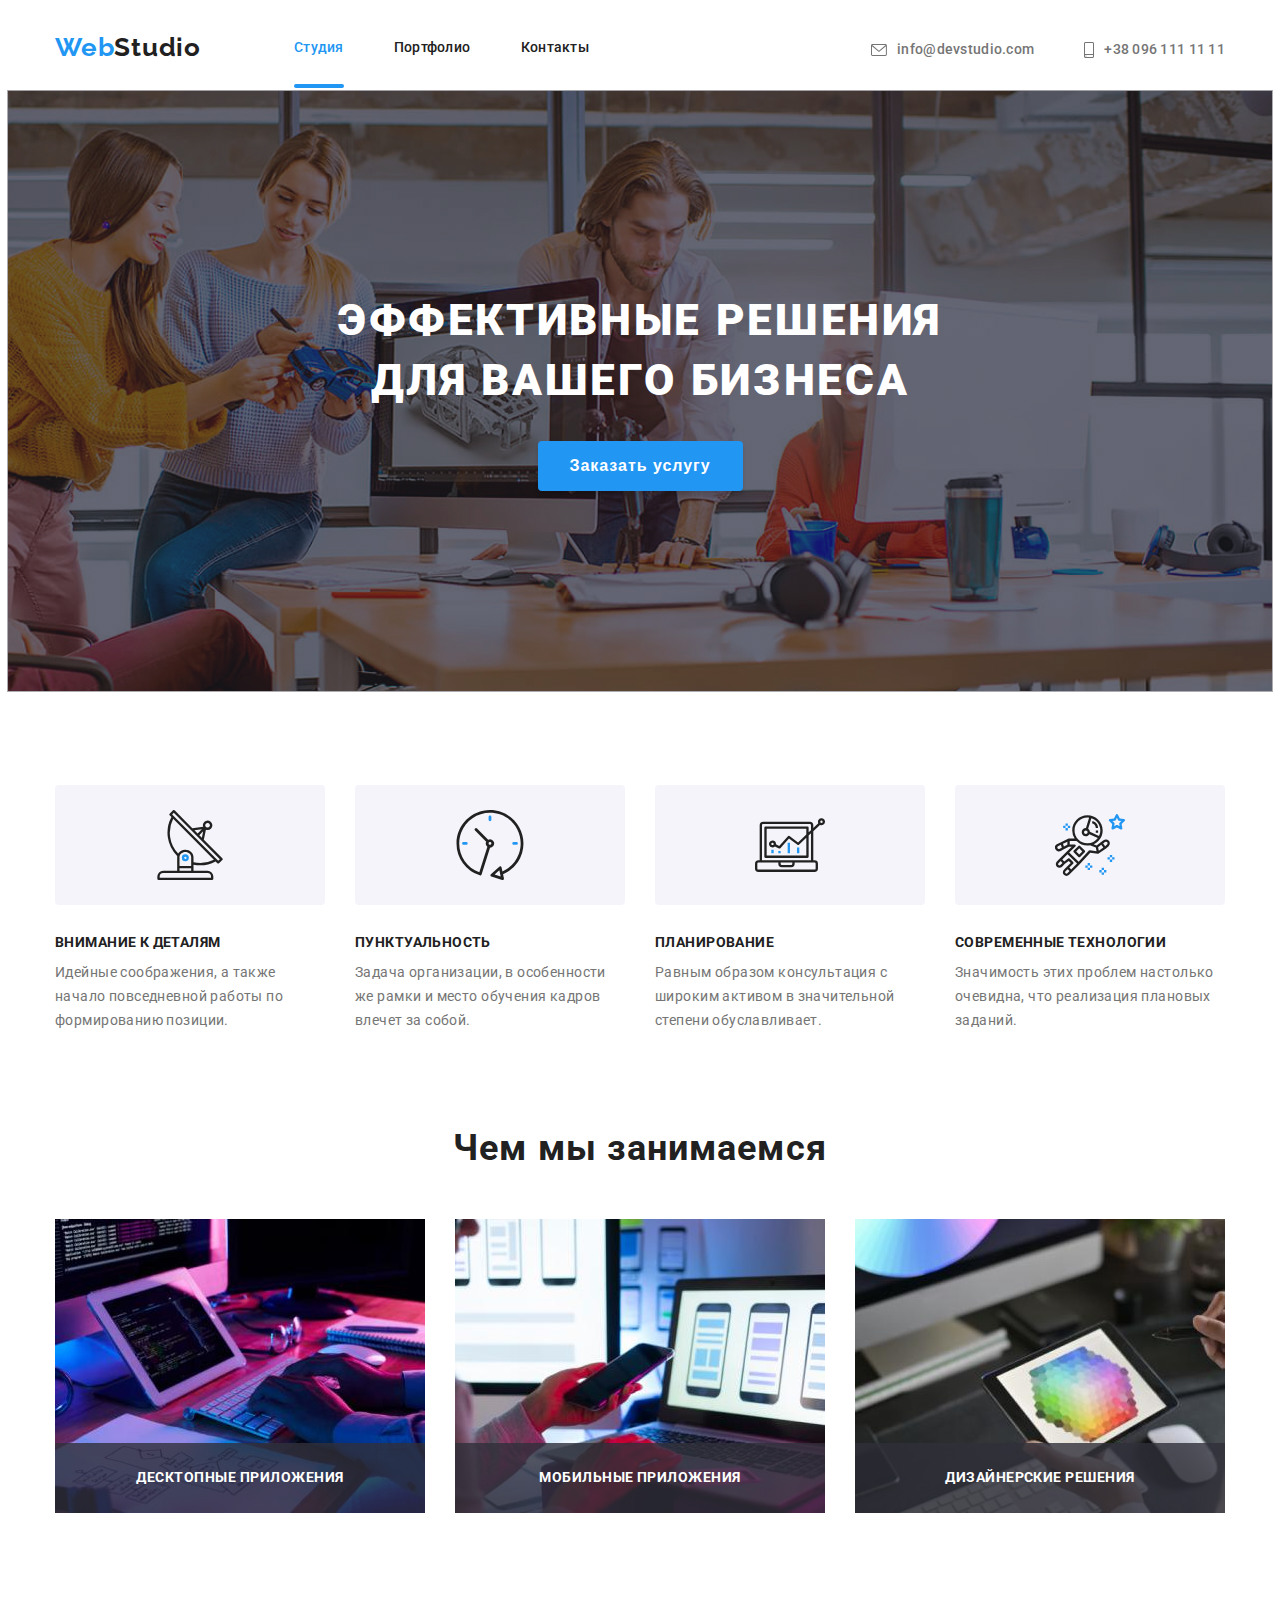
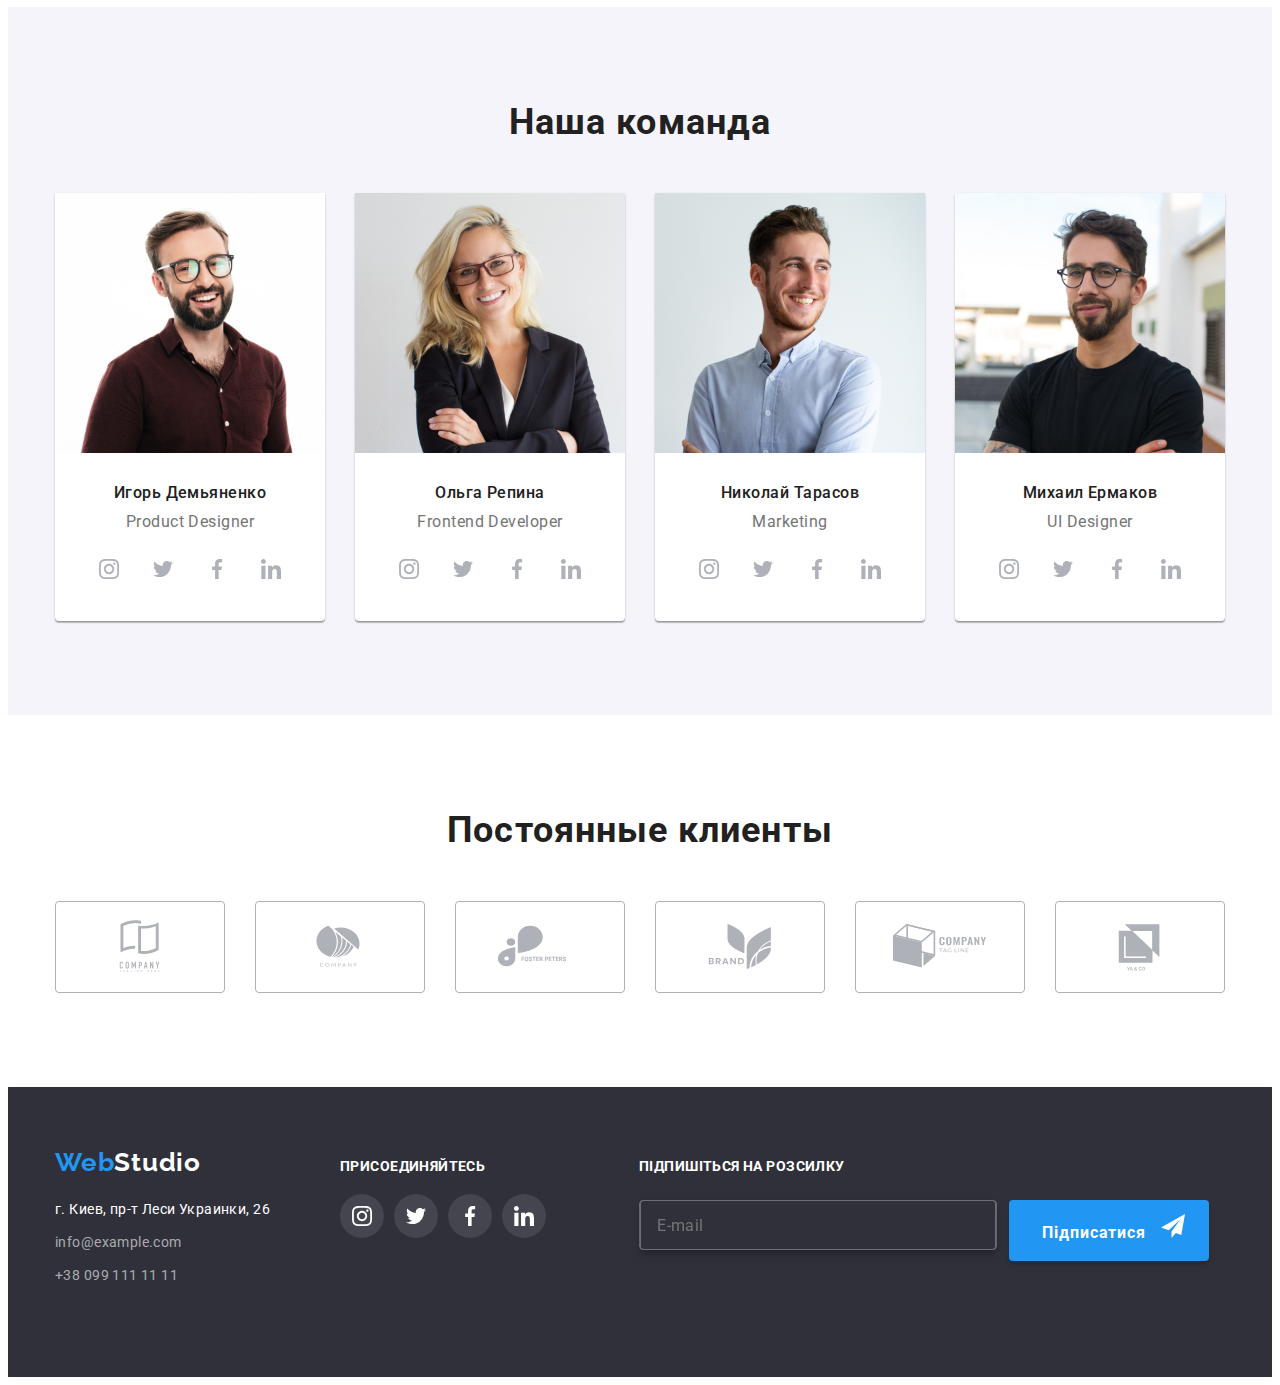
<file: index.html>
<!DOCTYPE html>
<html lang="ru">
  <head>
    <meta charset="UTF-8" />
    <meta http-equiv="X-UA-Compatible" content="IE=edge" />
    <meta name="viewport" content="width=device-width, initial-scale=1.0" />
    <title>Студия</title>
    <link rel="preconnect" href="https://fonts.googleapis.com" />
    <link rel="preconnect" href="https://fonts.gstatic.com" crossorigin />
    <link
      href="https://fonts.googleapis.com/css2?family=Raleway:wght@400;700&family=Roboto:wght@400;500;700;900&display=swap"
      rel="stylesheet"
    />
    <link
      rel="stylesheet"
      href="https://cdnjs.cloudflare.com/ajax/libs/modern-normalize/1.1.0/modern-normalize.min.css"
      integrity="sha512-wpPYUAdjBVSE4KJnH1VR1HeZfpl1ub8YT/NKx4PuQ5NmX2tKuGu6U/JRp5y+Y8XG2tV+wKQpNHVUX03MfMFn9Q=="
      crossorigin="anonymous"
      referrerpolicy="no-referrer"
    />
    <link rel="stylesheet" href="./css/style.css" />
  </head>

  <!--body-->
  <body class="body">
    <!--header-navigation-->
    <header class="section-header header-index">
      <div class="container flex-container">
        <nav class="logo-list">
          <a href="./index.html" lang="en" class="logo-link text-logo link"
            >Web<span class="logo-text-studio">Studio</span></a
          >
          <ul class="list nav-list">
            <li class="list nav-item item-studio">
              <a
                href="./index.html"
                class="text-nav-buttons link link-accent nav-accent nav-link link-studio"
                >Студия</a
              >
            </li>
            <li class="list nav-item item-portfolio">
              <a
                href="./portfolio.html"
                class="text-nav-buttons link nav-link link-portfolio current"
                >Портфолио</a
              >
            </li>
            <li class="list nav-item item-contacts">
              <a
                href="Контакты"
                class="text-nav-buttons link-contacts link nav-link"
                >Контакты</a
              >
            </li>
          </ul>
        </nav>
        <!--header-contacts-->
        <ul class="list nav-list">
          <li class="list item-e-mail">
            <a
              href="mailto:info@devstudio.com"
              class="text-nav-contacts link link-e-mail nav-link"
              lang="en"
              > <svg class="mail-icon" width="16" height="12">
                <use class="svg-contact" href="./images/symbol-defs_5.svg#icon-letter_header" ></svg> info@devstudio.com</a
            >
          </li>
          <li class="list item-phone">
            <a href="tel:+380961111111" class="text-nav-contacts link link-phone nav-link"
              ><svg class="phone-icon" width="10" height="16">
                <use class="svg-contact" href="./images/symbol-defs_5.svg#icon-smartphone" ></svg> +38 096 111 11 11</a
            >
          </li>
        </ul>
      </div>
    </header>
    <main>
      <!--hero-->
      <section class="overlay">
      <div class="section-hero"> 
        <div class="container">
          <h1 class="title-hero">Эффективные решения для вашего бизнеса</h1>
         <div class="overlay-button">
          <div class="action-button">
          <button class="button-order text-button-order" data-modal-open type="button">
            Заказать услугу
          </button>
        </div>
      </div>
        </div></div>
      </section>
      <!--best-items-->
      <section class="section-best-item section">
        <div class="container">
          <h2 hidden>Сильные стороны</h2>
            <ul class="list items-list">
                    <li class="items list item-attention">
                      <div class="icon-container" >
                        <svg class="icon-svg" width="70" height="70"> 
                                   <use href="./images/symbol-defs_blue.svg#icon-antenna-bl">
                                   </use>
                                   </svg></div>
              <h3 class="title-text">Внимание к деталям</h3>
              <p class="text-about">
                Идейные соображения, а также начало повседневной работы по
                формированию позиции.
              </p>
            </li>
            <li class="items list item-punctuality">
              <div class="icon-container" >
                <svg class="icon-svg" width="70" height="70"> 
                        <use href="./images/symbol-defs_blue.svg#icon-clockbl">
                        </use>
                        </svg>
                      </div>
              <h3 class="title-text">Пунктуальность</h3>
              <p class="text-about">
                Задача организации, в особенности же рамки и место обучения
                кадров влечет за собой.
              </p>
            </li>
            <li class="items list item-planning">
              <div class="icon-container" >
                <svg class="icon-svg" width="70" height="70"> 
                      <use href="./images/symbol-defs_blue.svg#icon-diagrambl">
                      </use>
                      </svg>
                    </div>
              <h3 class="title-text">Планирование</h3>
              <p class="text-about">
                Равным образом консультация с широким активом в значительной
                степени обуславливает.
              </p>
            </li>
            <li class="items list item-tech">
              <div class="icon-container" >
                <svg class="icon-svg" width="70" height="70"> 
                    <use href="./images/symbol-defs_blue.svg#icon-astronautbl">
                    </use>
                    </svg></div>
              <h3 class="title-text">Современные технологии</h3>
              <p class="text-about">
                Значимость этих проблем настолько очевидна, что реализация
                плановых заданий.
              </p>
            </li>
          </ul>
        </div>
      </section>
      <!--work-->
      <section class="section-our-work section">
        <div class="container">
          <h2 class="title-about-work">Чем мы занимаемся</h2>
          <ul class="list work-list">
            <li class="list items-work">
              <div class="work-tumb">
              <img
                src="./images/img1.jpg"
                alt="разработка сайтов"
                width="370"
              />
              <div class="action">
                <p class="text-action">Десктопные приложения</p>
              </div></div>
                        </li>
            <li class="list items-work"><div class="work-tumb">
              <img src="./images/img2.jpg" alt="аддаптация" width="370" />
              <div class="action">
                <p class="text-action">Мобильные приложения</p>
              </div></div> 
            </li>
            <li class="list items-work"><div class="work-tumb">
               <img
                src="./images/img3.jpg"
                alt="цветовая корркеция"
                width="370"
              />
              <div class="action">
                <p class="text-action">Дизайнерские решения</p>
              </div></div>
            </li>
          </ul>
        </div>
      </section>
      <!--our-staff-->
      <section class="section-staff section">
        <div class="container">
          <h2 class="title-section">Наша команда</h2>
          <ul class="list cards-staff">
            <li class="list staff-item">
              <img src="./images/img_st1.jpg" alt="Дизайнер" width="270" />
              <div class="card-text"><h3 class="title-name">Игорь Демьяненко</h3>
              <p class="text-about-name" lang="en">Product Designer</p>
                             <ul class="icons-staff">
                  <li class="list icon-staff"><a
                    href="https://www.instagram.com/"
                    class="link icons-link"
                    ><svg class="link-svg" width="44" height="44"> 
                      <use class="svg-card" href="./images/networks_icons.svg#icon-inst">
                      </use>
                      </svg></a></li>
                      <li class="list icon-staff"><a
                        href=""
                        class="link icons-link"
                        ><svg class="link-svg" width="44" height="44"> 
                          <use class="svg-card" href="./images/networks_icons.svg#icon-twit">
                          </use>
                          </svg></a></li>
                          <li class="list icon-staff"><a
                            href=""
                            class="link icons-link"
                            ><svg class="link-svg" width="44" height="44"> 
                              <use class="svg-card" href="./images/networks_icons.svg#icon-fb">
                              </use>
                              </svg></a></li>
                              <li class="list icon-staff"><a
                                href=""
                                class="link icons-link"
                                ><svg class="link-svg" width="44" height="44"> 
                                  <use class="svg-card" href="./images/networks_icons.svg#icon-in">
                                  </use>
                                  </svg></a></li>
                </ul>
                      </div></li>
            <li class="list staff-item">
              <img src="./images/img_st2.jpg" alt="Верстальщик" width="270" />
              <div class="card-text"><h3 class="title-name">Ольга Репина</h3>
              <p class="text-about-name" lang="en">Frontend Developer</p>
                              <ul class="icons-staff">
                  <li class="list icon-staff"><a
                    href=""
                    class="link icons-link"
                    ><svg class="link-svg" width="44" height="44"> 
                      <use class="svg-card" href="./images/networks_icons.svg#icon-inst">
                      </use>
                      </svg></a></li>
                      <li class="list icon-staff"><a
                        href=""
                        class="link icons-link"
                        ><svg class="link-svg" width="44" height="44"> 
                          <use class="svg-card" href="./images/networks_icons.svg#icon-twit">
                          </use>
                          </svg></a></li>
                          <li class="list icon-staff"><a
                            href=""
                            class="link icons-link"
                            ><svg class="link-svg" width="44" height="44"> 
                              <use class="svg-card" href="./images/networks_icons.svg#icon-fb">
                              </use>
                              </svg></a></li>
                              <li class="list icon-staff"><a
                                href=""
                                class="link icons-link"
                                ><svg class="link-svg" width="44" height="44"> 
                                  <use class="svg-card" href="./images/networks_icons.svg#icon-in">
                                  </use>
                                  </svg></a></li>
                </ul>
                        </div></li>
            <li class="list staff-item">
              <img src="./images/img_st3.jpg" alt="Рекламщик" width="270" />
              <div class="card-text"><h3 class="title-name">Николай Тарасов</h3>
              <p class="text-about-name" lang="en">Marketing</p>
                              <ul class="icons-staff">
                  <li class="list icon-staff"><a
                    href=""
                    class="link icons-link"
                    ><svg class="link-svg" width="44" height="44"> 
                      <use class="svg-card" href="./images/networks_icons.svg#icon-inst">
                      </use>
                      </svg></a></li>
                      <li class="list icon-staff"><a
                        href=""
                        class="link icons-link"
                        ><svg class="link-svg" width="44" height="44"> 
                          <use class="svg-card" href="./images/networks_icons.svg#icon-twit">
                          </use>
                          </svg></a></li>
                          <li class="list icon-staff"><a
                            href=""
                            class="link icons-link"
                            ><svg class="link-svg" width="44" height="44"> 
                              <use class="svg-card" href="./images/networks_icons.svg#icon-fb">
                              </use>
                              </svg></a></li>
                              <li class="list icon-staff"><a
                                href=""
                                class="link icons-link"
                                ><svg class="link-svg" width="44" height="44"> 
                                  <use class="svg-card" href="./images/networks_icons.svg#icon-in">
                                  </use>
                                  </svg></a></li>
                </ul>
                        </div></li>
            <li class="list staff-item">
              <img src="./images/img_st4.jpg" alt="Дизайнер" width="270" />
              <div class="card-text"><h3 class="title-name">Михаил Ермаков</h3>
              <p class="text-about-name" lang="en">UI Designer</p>
                             <ul class="icons-staff">
                  <li class="list icon-staff"><a
                    href=""
                    class="link icons-link"
                    ><svg class="link-svg" width="44" height="44"> 
                      <use class="svg-card" href="./images/networks_icons.svg#icon-inst">
                      </use>
                      </svg></a></li>
                      <li class="list icon-staff"><a
                        href=""
                        class="link icons-link"
                        ><svg class="link-svg" width="44" height="44"> 
                          <use class="svg-card" href="./images/networks_icons.svg#icon-twit">
                          </use>
                          </svg></a></li>
                          <li class="list icon-staff"><a
                            href=""
                            class="link icons-link"
                            ><svg class="link-svg" width="44" height="44"> 
                              <use class="svg-card" href="./images/networks_icons.svg#icon-fb">
                              </use>
                              </svg></a></li>
                              <li class="list icon-staff"><a
                                href=""
                                class="link icons-link"
                                ><svg class="link-svg" width="44" height="44"> 
                                  <use class="svg-card" href="./images/networks_icons.svg#icon-in">
                                  </use>
                                  </svg></a></li>
                </ul>
              </div></li>
          </ul>
        </div>
      </section>

      <!--clients-->

      <section class="section-clients section">
        <div class="container">
          <h2 class="title-clients">Постоянные клиенты</h2>
          <ul class="list clients-list">
            <li class="list icon-clients">
              <a
                                href=""
                                class="link clients-link"
                                ><svg class="clients-svg" width="106" height="60"> 
                                  <use class="svg" href="./images/symbol-defs_4.svg#icon-Logo-1">
                                  </use>
                                  </svg></a>
            </li>
            <li class="list icon-clients">
              <a
                                href=""
                                class="link clients-link"
                                ><svg class="clients-svg" width="106" height="60"> 
                                  <use class="svg" href="./images/symbol-defs_4.svg#icon-Logo-2">
                                  </use>
                                  </svg></a>
            </li>
            <li class="list icon-clients">
              <a
                                href=""
                                class="link clients-link"
                                ><svg class="clients-svg" width="106" height="60"> 
                                  <use class="svg" href="./images/symbol-defs_4.svg#icon-Logo-3">
                                  </use>
                                  </svg></a>
            </li>
            <li class="list icon-clients">
              <a
                                href=""
                                class="link clients-link"
                                ><svg class="clients-svg" width="106" height="60"> 
                                  <use class="svg" href="./images/symbol-defs_4.svg#icon-Logo-4">
                                  </use>
                                  </svg></a>
            </li>
            <li class="list icon-clients">
              <a
                                href=""
                                class="link clients-link"
                                ><svg class="clients-svg" width="106" height="60"> 
                                  <use class="svg" href="./images/symbol-defs_4.svg#icon-Logo-5">
                                  </use>
                                  </svg></a>
            </li>
            <li class="list icon-clients">
              <a
                                href=""
                                class="link clients-link"
                                ><svg class="clients-svg" width="106" height="60"> 
                                  <use class="svg" href="./images/symbol-defs_4.svg#icon-Logo">
                                  </use>
                                  </svg></a>
            </li>
          </ul>
        </div>
      </section>
    </main>
    <!--footer-->
    <footer class="footer-section">
      <div class="container footer-container flex-container">
          <div class="footer-logo-link">
         <a href="./index.html" class="text-logo link" lang="en"
           >Web<span class="text-logo-footer">Studio</span></a>
               <address class="footer-contacts"><ul class="nav-contats list">
         <li class="contact-nav style-text list">
                         <a
               href="https://www.google.com/maps?q=%D0%BA%D0%B8%D0%B5%D0%B2+%D0%BB%D0%B5%D1%81%D0%B8+%D1%83%D0%BA%D1%80%D0%B0%D0%B8%D0%BD%D0%BA%D0%B8+26&rlz=1C1GGRV_enUA757UA757&sxsrf=APq-WBurur6FiX7pkExG04S0Zntd9q4ADw:1643415942747&uact=5&gs_lcp=[base64]&um=1&ie=UTF-8&sa=X&ved=2ahUKEwjnjvXe5tX1AhXq7rsIHakHCRYQ_AUoAXoECAEQAw"
               class="text-address link footer-link"
               >г. Киев, пр-т Леси Украинки, 26</a>
            </li>
         <li class="contact-nav list e-mail-text">
           <a
             href="mailto:info@example.com"
             class="text-footer-contacts link footer-link style-text"
             lang="en"
             >info@example.com</a
           >
         </li>
         <li class="contact-nav list phone-text">
           <a
             href="tel:+380991111111"
             class="text-footer-contacts link footer-link style-text"
             >+38 099 111 11 11</a
           >
         </li>
       </ul></address></div>
     <div class="network-container">
       <p class="title-network">Присоединяйтесь</p>
       <ul class="network-icons">
        <li class=" list network-icon"><a
          href=""
          class="link network-link"
          ><svg class="network-svg" width="44" height="44"> 
            <use href="./images/networks_icons.svg#icon-inst">
            </use>
            </svg></a> </li>
            <li class=" list network-icon"><a
              href=""
              class="link network-link"
              ><svg class="network-svg" width="44" height="44"> 
                <use href="./images/networks_icons.svg#icon-twit">
                </use>
                </svg></a> </li>
                <li class=" list network-icon"><a
                  href=""
                  class="link network-link"
                  ><svg class="network-svg" width="44" height="44"> 
                    <use href="./images/networks_icons.svg#icon-fb">
                    </use>
                    </svg></a> </li>
                    <li class=" list network-icon"><a
                      href=""
                      class="link network-link"
                      ><svg class="network-svg" width="44" height="44"> 
                        <use href="./images/networks_icons.svg#icon-in">
                        </use>
                        </svg></a> </li>
      </ul>
     </div>
      <div class="form-footer-contaner">
     <p class="title-form-footer">Підпишіться на розсилку</p>
      <form class="footer_form" name="footer_form" autocomplete="on" novalidate>
       <label class="email-label">
       <input class="email-form-input" type="email" name="email" required placeholder="E-mail" />
        </label>
      <button class="button-form-footer text-button-footer" type="submit">Підписатися
        <svg class="footer-form-svg" width="24" height="24"> 
          <use href="./images/networks_icons.svg#icon-arrow_button">
          </use>
          </svg>
      </button>
    </form>
  </div>
</div>
     </footer>

     <!------Modal----->

     <div class="backdrop is-hidden" data-modal>
      <div class="modal">
          <button class="modal-close-btn" data-modal-close type="button">
          <svg class="close-modal-icon" width="11";
          height="11">
            <use href="./images/btn_close.svg#icon-close_btn"></use>
          </svg> 
        </button>
        <p class="title-form">Залиште свої дані, ми вам передзвонимо</p>
        <form class="signup_form" name="signup_form" autocomplete="on" novalidate>
          <label class="name-label labels-signup">
            <span class="text-form-contact">Ім'я</span>
            <span class="modal-input-wrapper">
            <input class="contact-form-input" type="text" name="user-name" required />
               <svg class="contacts-form-icon" width="12";
            height="12">
              <use href="./images/networks_icons.svg#icon-person"></use>
            </svg>
          </span> 
          </label>
           <label class="phone-label labels-signup">
            <span class="text-form-contact">Телефон</span>
            <span class="modal-input-wrapper">
            <input class="contact-form-input" type="tel" name="user-phone" />
            <svg class="contacts-form-icon" width="12";
            height="12">
              <use href="./images/networks_icons.svg#icon-phone"></use>
            </svg>
          </span> 
          </label>
          <label class="labels-signup">
            <span class="text-form-contact">Пошта</span>
            <span class="modal-input-wrapper">
            <input class="contact-form-input" type="email" name="user-email" />
            <svg class="contacts-form-icon" width="12";
            height="12">
              <use href="./images/networks_icons.svg#icon-mail"></use>
            </svg>
          </span> 
          </label>
          <label>
            <span class="text-form-contact"> Коментар</span>
          <textarea class="textarea_contacts-form" name="user-massege" placeholder="Введіть данні"></textarea>
        </label>
        <label class="checkbox-contact-form text-check">
         <input type="checkbox" class="check-form-required"/> 
          <span class="checkbox-svg-tumbth"><svg class="checkbox-svg" width="16" height="15">
            <use class="checkbox-svg-icon" href="./images/networks_icons.svg#icon-check_gal"></use>
          </svg></span>
           Погоджуюся з розсилкою та приймаю &nbsp 
            <a class="check-link" href="Умови договору"> Умови договору</a>
           </label>
          <button class="button-form text-button-modal" type="submit">Надіслати</button>
        </form>
      </div>
    </div>
     <script src="./js/modal.js"></script>
  </body>
</html>
</file>
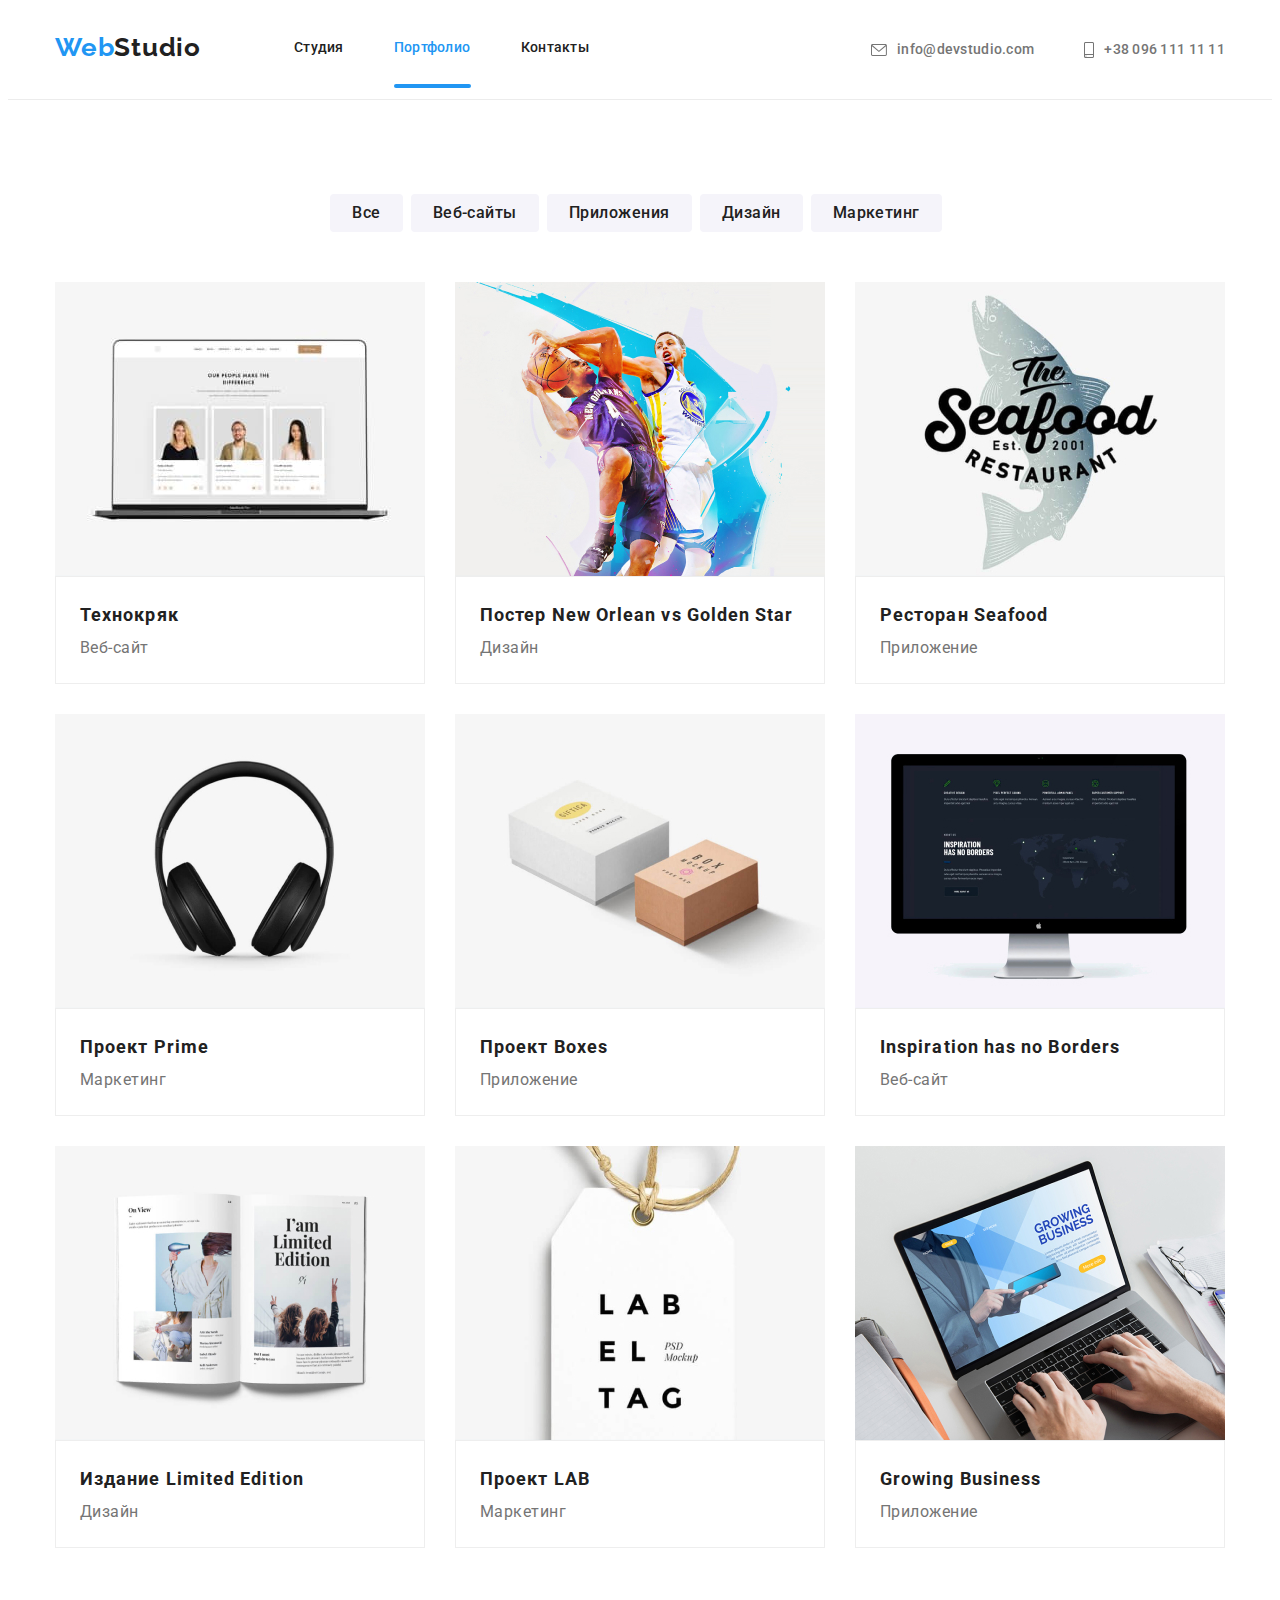
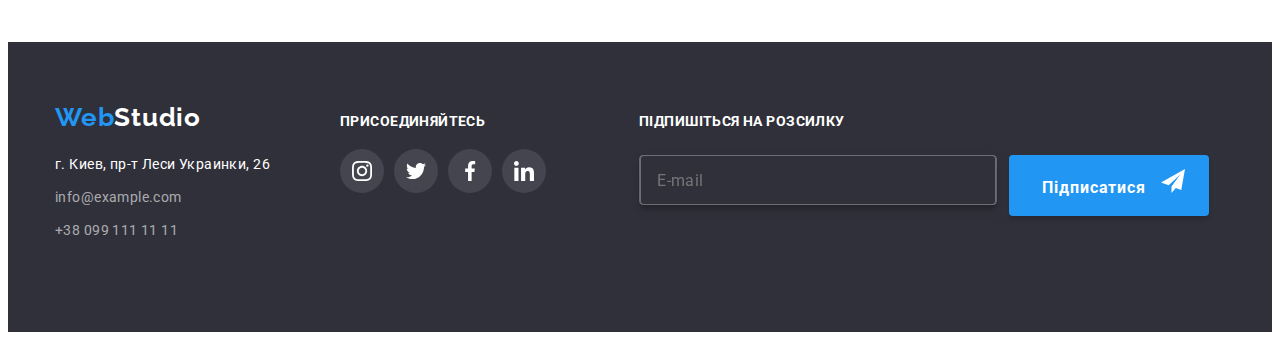
<file: portfolio.html>
<!DOCTYPE html>
<html lang="ru">
  <head>
    <meta charset="UTF-8" />
    <meta http-equiv="X-UA-Compatible" content="IE=edge" />
    <meta name="viewport" content="width=device-width, initial-scale=1.0" />
    <title>Портфолио</title>
    <link rel="preconnect" href="https://fonts.googleapis.com" />
    <link rel="preconnect" href="https://fonts.gstatic.com" crossorigin />
    <link
      href="https://fonts.googleapis.com/css2?family=Raleway:wght@400;700&family=Roboto:wght@400;500;700;900&display=swap"
      rel="stylesheet"
    />
    <link
      rel="stylesheet"
      href="https://cdnjs.cloudflare.com/ajax/libs/modern-normalize/1.1.0/modern-normalize.min.css"
      integrity="sha512-wpPYUAdjBVSE4KJnH1VR1HeZfpl1ub8YT/NKx4PuQ5NmX2tKuGu6U/JRp5y+Y8XG2tV+wKQpNHVUX03MfMFn9Q=="
      crossorigin="anonymous"
      referrerpolicy="no-referrer"
    />
    <link rel="stylesheet" href="./css/style.css" />
  </head>

  <!--body-->
  <body class="body">
    <!--header-navigation-->
       <header class="section-header header-index">
      <div class="container flex-container">
        <nav class="logo-list">
          <a href="./index.html" lang="en" class="logo-link text-logo link"
            >Web<span class="logo-text-studio">Studio</span></a
          >
          <ul class="list nav-list">
            <li class="list nav-item item-studio">
              <a
                href="./index.html"
                class="text-nav-buttons link nav-link link-studio"
                >Студия</a
              >
            </li>
            <li class="list nav-item item-portfolio">
              <a
                href="./portfolio.html"
                class="text-nav-buttons link nav-link nav-accent link-portfolio current"
                >Портфолио</a
              >
            </li>
            <li class="list nav-item item-contacts">
              <a
                href="Контакты"
                class="text-nav-buttons link-contacts link nav-link"
                >Контакты</a
              >
            </li>
          </ul>
        </nav>
         <!--header-contacts-->
         <ul class="list nav-list">
          <li class="contact-nav list item-e-mail">
            <a
              href="mailto:info@devstudio.com"
              class="text-nav-contacts link link-e-mail nav-link"
              lang="en"
              > <svg class="mail-icon" width="16" height="12"><use href="./images/symbol-defs_5.svg#icon-letter_header" ></svg> info@devstudio.com</a
            >
          </li>
          <li class="contact-nav list item-phone">
            <a href="tel:+380961111111" class="text-nav-contacts link link-phone nav-link"
              ><svg class="phone-icon" width="10" height="16"><use href="./images/symbol-defs_5.svg#icon-smartphone" ></svg> +38 096 111 11 11</a
            >
          </li>
        </ul>
      </div>
    </header>
    <!--main-section-->
    <main>
      <section class="main-section section">
        <!--buttons-->
        <div class="container">
          <ul class="list buttons-list">
            <li class="list buttons">
              <button class="portfolio-buttons text-button" type="button">
                Все
              </button>
            </li>
            <li class="list buttons">
              <button class="portfolio-buttons text-button" type="button">
                Веб-сайты
              </button>
            </li>
            <li class="list buttons">
              <button class="portfolio-buttons text-button" type="button">
                Приложения
              </button>
            </li>
            <li class="list buttons">
              <button class="portfolio-buttons text-button" type="button">
                Дизайн
              </button>
            </li>
            <li class="list buttons">
              <button class="portfolio-buttons text-button" type="button">
                Маркетинг
              </button>
            </li>
          </ul>
          <!--nav-imgs-->
          <ul class="nav-imgs list cards-portfolio">
            <li class="list card-item">
             <a href="Technokryak" class="nav-img-web link link-img">
               <div class="card-tumb">  
              <img
                  class="nav-img"
                  src="./images/img.jpg"
                  alt="Вебсайт"
                  width="370"
                />
                <div class="card-overlay">
                <div class="card-action">
                  <p class="text-actions">Ресурс предлагает комплексные предложения с разным уровнем функционала и сервисов. Все это позволит посетителю получить исчерпывающие сведения о компании или частном лице.</p>
                </div>
              </div></div>
                <div class="border-card"><h2 class="title-img">Технокряк</h2>
                <p class="text-about-img">Веб-сайт</p></div>
                </a>
              </li>
            <li class="list card-item">
              <a
                href="Poster-New_Orlean-vs-Golden-Star"
                class="nav-img-web link link-img"
              >
              <div class="card-tumb">
                <img
                  class="nav-img"
                  src="./images/img_port_1.jpg"
                  alt="Дизайн"
                  width="370"
                />
                <div class="card-overlay">
                  <div class="card-action">
                  <p class="text-actions">Ресурс предлагает комплексные предложения с разным уровнем функционала и сервисов. Все это позволит посетителю получить исчерпывающие сведения о компании или частном лице.</p>
                </div>
                </div></div>
                <div class="border-card"><h2 class="title-img">
                  Постер
                  <span class="title-img" lang="en"
                    >New Orlean vs Golden Star</span
                  >
                </h2>
                <p class="text-about-img">Дизайн</p></div>
              </a>
            </li>
            <li class="list card-item">
              <a href="Restorant-Swafood" class="nav-img-web link link-img">
                <div class="card-tumb">
                <img
                  class="nav-img"
                  src="./images/img_port_2.jpg"
                  alt="Приложение"
                  width="370"
                />
                <div class="card-overlay">
                  <div class="card-action">
                  <p class="text-actions">Ресурс предлагает комплексные предложения с разным уровнем функционала и сервисов. Все это позволит посетителю получить исчерпывающие сведения о компании или частном лице.</p>
                </div>
              </div></div>
                <div class="border-card"><h2 class="title-img">
                  Ресторан <span class="title-img" lang="en">Seafood</span>
                </h2>
                <p class="text-about-img">Приложение</p></div>
              </a>
            </li>
            <li class="list card-item">
              <a href="Project-Prime" class="nav-img-web link link-img">
                <div class="card-tumb">
                <img
                  class="nav-img"
                  src="./images/img_port_3.jpg"
                  alt="Маркетинг"
                  width="370"
                />
                <div class="card-overlay">
                  <div class="card-action">
                  <p class="text-actions">Ресурс предлагает комплексные предложения с разным уровнем функционала и сервисов. Все это позволит посетителю получить исчерпывающие сведения о компании или частном лице.</p>
                </div>
              </div></div>
                <div class="border-card"><h2 class="title-img">
                  Проект <span class="title-img" lang="en">Prime</span>
                </h2>
                <p class="text-about-img">Маркетинг</p></div>
              </a>
            </li>
            <li class="list card-item">
              <a href="Projects" class="nav-img-web link link-img">
                  <div class="card-tumb">
                  <img
                  class="nav-img"
                  src="./images/img_port_4.jpg"
                  alt="Приложение"
                  width="370"
                />
                <div class="card-overlay">
                  <div class="card-action">
                  <p class="text-actions">Ресурс предлагает комплексные предложения с разным уровнем функционала и сервисов. Все это позволит посетителю получить исчерпывающие сведения о компании или частном лице.</p>
                </div>
              </div></div>
                <div class="border-card"><h2 class="title-img">
                  Проект <span class="title-img" lang="en">Boxes</span>
                </h2>
                <p class="text-about-img">Приложение</p></div>
              </a>
            </li>
            <li class="list card-item">
              <a href="Inspiration-has-Border" class="nav-img-web link link-img">
                <div class="card-tumb">
                <img
                  class="nav-img"
                  src="./images/img_port_5.jpg"
                  alt="Веб-сайт"
                  width="370"
                />
                <div class="card-overlay">
                  <div class="card-action">
                  <p class="text-actions">Ресурс предлагает комплексные предложения с разным уровнем функционала и сервисов. Все это позволит посетителю получить исчерпывающие сведения о компании или частном лице.</p>
                </div>
              </div></div>
                <div class="border-card"><h2 class="title-img" lang="en">Inspiration has no Borders</h2>
                <p class="text-about-img">Веб-сайт</p></div>
              </a>
            </li>
            <li class="list card-item">
              <a href="Limited-Edition" class="nav-img-web link link-img">
                <div class="card-tumb">
                           <img
                  class="nav-img"
                  src="./images/img_port_6.jpg"
                  alt="Дизайн"
                  width="370"
                />
                <div class="card-overlay">
                  <div class="card-action">
                  <p class="text-actions">Ресурс предлагает комплексные предложения с разным уровнем функционала и сервисов. Все это позволит посетителю получить исчерпывающие сведения о компании или частном лице.</p>
                </div>
              </div></div>
                <div class="border-card"><h2 class="title-img">
                  Издание
                  <span class="title-img" lang="en">Limited Edition</span>
                </h2>
                <p class="text-about-img">Дизайн</p></div>
              </a>
            </li>
            <li class="list card-item">
              <a href="Project-LAB" class="nav-img-web link link-img">
                <div class="card-tumb">
                <img
                  class="nav-img"
                  src="./images/img_port_7.jpg"
                  alt="Маркетинг"
                  width="370"
                />
                <div class="card-overlay">
                  <div class="card-action">
                  <p class="text-actions">Ресурс предлагает комплексные предложения с разным уровнем функционала и сервисов. Все это позволит посетителю получить исчерпывающие сведения о компании или частном лице.</p>
                </div>
              </div></div>
                <div class="border-card"><h2 class="title-img">
                  Проект <span class="title-img" lang="en">LAB</span>
                </h2>
                <p class="text-about-img">Маркетинг</p></div>
              </a>
            </li>
            <li class="list card-item">
              <a href="Growing-Business" class="nav-img-web link link-img">
                
                <div class="card-tumb">
                  <img
                  class="nav-img"
                  src="./images/img_port_8.jpg"
                  alt="Приложение"
                  width="370"
                />
                <div class="card-overlay">
                  <div class="card-action">
                  <p class="text-actions">Ресурс предлагает комплексные предложения с разным уровнем функционала и сервисов. Все это позволит посетителю получить исчерпывающие сведения о компании или частном лице.</p>
                </div>
              </div></div>
                <div class="border-card"><h2 class="title-img" lang="en">Growing Business</h2>
                <p class="text-about-img">Приложение</p></div>
              </a>
            </li>
          </ul>
        </div>
      </section>
    </main>
      <!--footer-->
    <footer class="footer-section">
      <div class="container footer-container flex-container">
          <div class="footer-logo-link">
         <a href="./index.html" class="text-logo link" lang="en"
           >Web<span class="text-logo-footer">Studio</span></a>
               <address class="footer-contacts"><ul class="nav-contats list">
         <li class="contact-nav style-text list">
                         <a
               href="https://www.google.com/maps?q=%D0%BA%D0%B8%D0%B5%D0%B2+%D0%BB%D0%B5%D1%81%D0%B8+%D1%83%D0%BA%D1%80%D0%B0%D0%B8%D0%BD%D0%BA%D0%B8+26&rlz=1C1GGRV_enUA757UA757&sxsrf=APq-WBurur6FiX7pkExG04S0Zntd9q4ADw:1643415942747&uact=5&gs_lcp=[base64]&um=1&ie=UTF-8&sa=X&ved=2ahUKEwjnjvXe5tX1AhXq7rsIHakHCRYQ_AUoAXoECAEQAw"
               class="text-address link footer-link"
               >г. Киев, пр-т Леси Украинки, 26</a>
            </li>
         <li class="contact-nav list e-mail-text">
           <a
             href="mailto:info@example.com"
             class="text-footer-contacts link footer-link style-text"
             lang="en"
             >info@example.com</a
           >
         </li>
         <li class="contact-nav list phone-text">
           <a
             href="tel:+380991111111"
             class="text-footer-contacts link footer-link style-text"
             >+38 099 111 11 11</a
           >
         </li>
       </ul></address></div>
     <div class="network-container">
       <p class="title-network">Присоединяйтесь</p>
       <ul class="network-icons">
        <li class=" list network-icon"><a
          href=""
          class="link network-link"
          ><svg class="network-svg" width="44" height="44"> 
            <use href="./images/networks_icons.svg#icon-inst">
            </use>
            </svg></a> </li>
            <li class=" list network-icon"><a
              href=""
              class="link network-link"
              ><svg class="network-svg" width="44" height="44"> 
                <use href="./images/networks_icons.svg#icon-twit">
                </use>
                </svg></a> </li>
                <li class=" list network-icon"><a
                  href=""
                  class="link network-link"
                  ><svg class="network-svg" width="44" height="44"> 
                    <use href="./images/networks_icons.svg#icon-fb">
                    </use>
                    </svg></a> </li>
                    <li class=" list network-icon"><a
                      href=""
                      class="link network-link"
                      ><svg class="network-svg" width="44" height="44"> 
                        <use href="./images/networks_icons.svg#icon-in">
                        </use>
                        </svg></a> </li>
      </ul>
     </div>
      <div class="form-footer-contaner">
     <p class="title-form-footer">Підпишіться на розсилку</p>
      <form class="footer_form" name="footer_form" autocomplete="on" novalidate>
       <label class="email-label">
       <input class="email-form-input" type="email" name="email" required placeholder="E-mail" />
        </label>
      <button class="button-form-footer text-button-footer" type="submit">Підписатися
        <svg class="footer-form-svg" width="24" height="24"> 
          <use href="./images/networks_icons.svg#icon-arrow_button">
          </use>
          </svg>
      </button>
    </form>
  </div>
</div>
     </footer>
  </body>
</html>
</file>
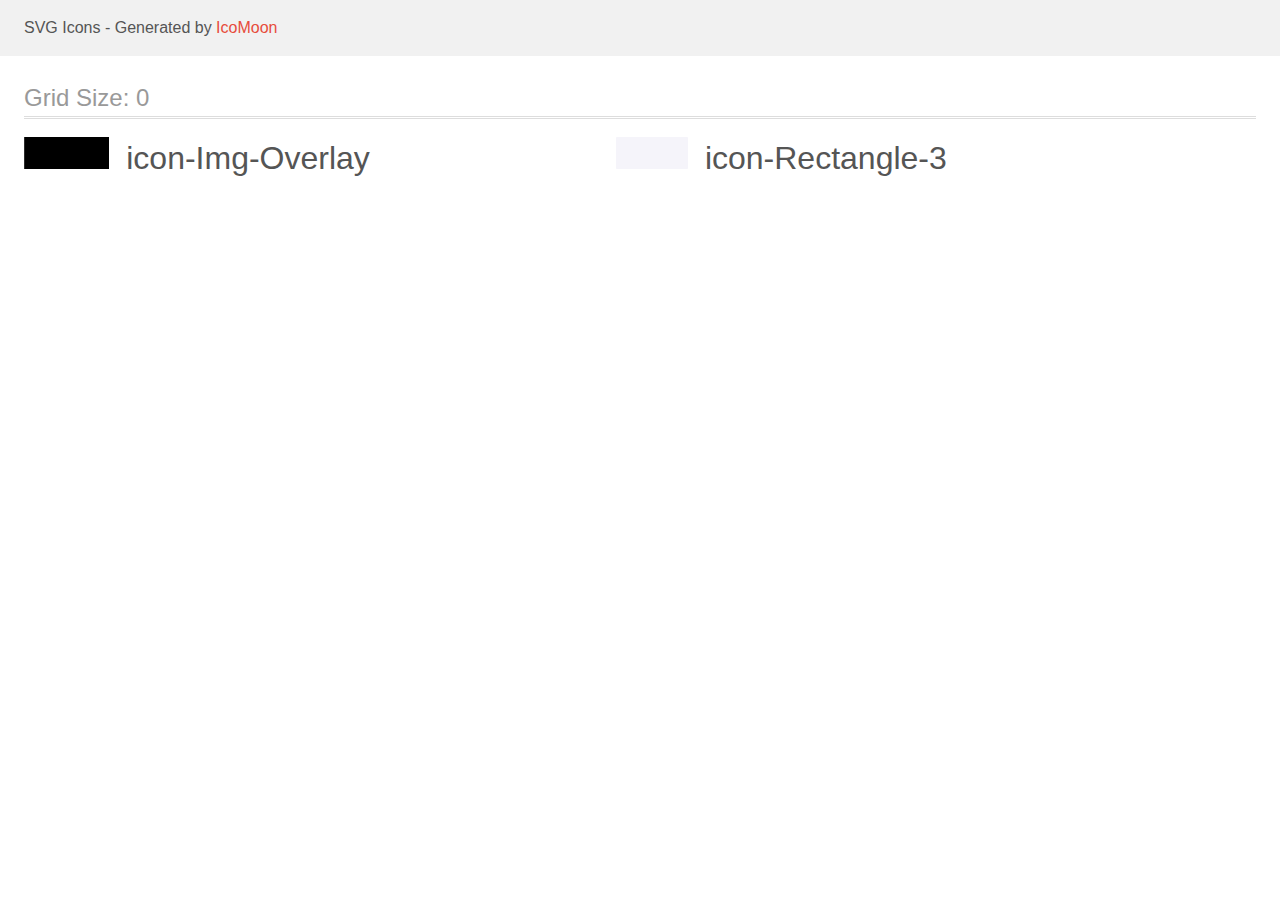
<file: images/icomoon (10)/demo.html>
<!doctype html>
<html>
<head>
    <title>IcoMoon - SVG Icons</title>
    <meta charset="utf-8">
    <meta name="viewport" content="width=device-width, initial-scale=1">
    <link rel="stylesheet" href="demo-files/demo.css">
    <link rel="stylesheet" href="style.css">
</head>
<body>
<svg aria-hidden="true" style="position: absolute; width: 0; height: 0; overflow: hidden;" version="1.1" xmlns="http://www.w3.org/2000/svg" xmlns:xlink="http://www.w3.org/1999/xlink">
<defs>
<symbol id="icon-Img-Overlay" viewBox="0 0 85 32">
<path d="M0 0h85.333v32h-85.333z"></path>
</symbol>
<symbol id="icon-Rectangle-3" viewBox="0 0 72 32">
<path fill="#f5f4fa" style="fill: var(--color1, #f5f4fa)" d="M1.067 0h69.867c0.589 0 1.067 0.478 1.067 1.067v29.867c0 0.589-0.478 1.067-1.067 1.067h-69.867c-0.589 0-1.067-0.478-1.067-1.067v-29.867c0-0.589 0.478-1.067 1.067-1.067z"></path>
</symbol>
</defs>
</svg>

<header class="bgc1 clearfix">
<div class="mhl">
    <p>SVG Icons - Generated by <a href="https://icomoon.io/app">IcoMoon</a></p>
</div>
</header>
    <div class="clearfix mhl ptl">
        <h1 class="mvm mtn fgc1">Grid Size: 0</h1>
        <div class="glyph fs1">
            <div class="clearfix pbs">
                <svg class="icon icon-Img-Overlay"><use xlink:href="#icon-Img-Overlay"></use></svg><span class="name"> icon-Img-Overlay</span>
            </div>
        </div>
        <div class="glyph fs1">
            <div class="clearfix pbs">
                <svg class="icon icon-Rectangle-3"><use xlink:href="#icon-Rectangle-3"></use></svg><span class="name"> icon-Rectangle-3</span>
            </div>
        </div>
  </div>
<script defer src="svgxuse.js"></script>
</body>
</html>
</file>
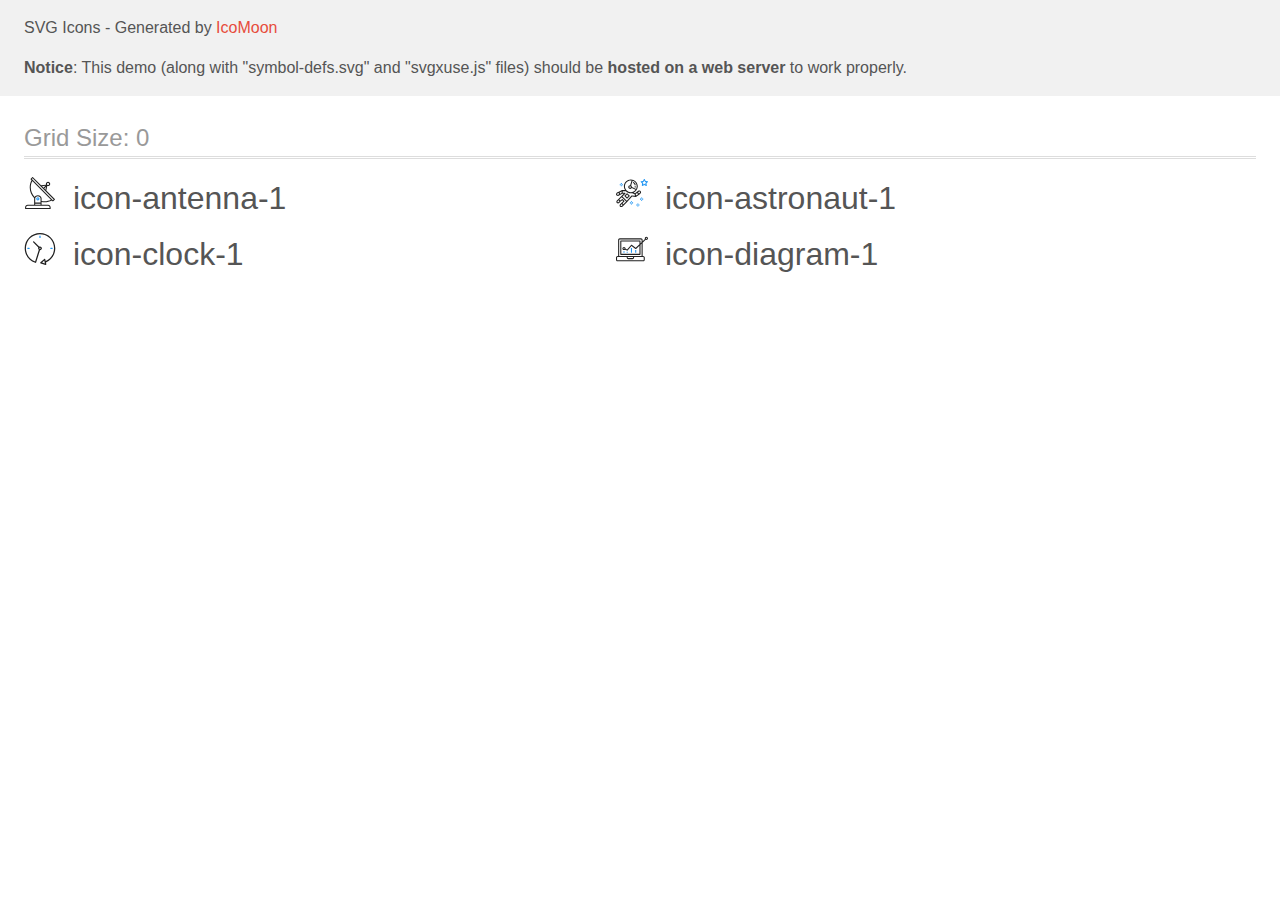
<file: images/icomoon (5)/demo-external-svg.html>
<!doctype html>
<html>
<head>
    <title>IcoMoon - SVG Icons</title>
    <meta charset="utf-8">
    <meta name="viewport" content="width=device-width, initial-scale=1">
    <link rel="stylesheet" href="demo-files/demo.css">
    <link rel="stylesheet" href="style.css">
</head>
<body>
<header class="bgc1 clearfix">
<div class="mhl">
    <p>SVG Icons - Generated by <a href="https://icomoon.io/app">IcoMoon</a></p><p><strong>Notice</strong>: This demo (along with "symbol-defs.svg" and "svgxuse.js" files) should be <b>hosted on a web server</b> to work properly.</p>
</div>
</header>
    <div class="clearfix mhl ptl">
        <h1 class="mvm mtn fgc1">Grid Size: 0</h1>
        <div class="glyph fs1">
            <div class="clearfix pbs">
                <svg class="icon icon-antenna-1"><use xlink:href="symbol-defs.svg#icon-antenna-1"></use></svg><span class="name"> icon-antenna-1</span>
            </div>
        </div>
        <div class="glyph fs1">
            <div class="clearfix pbs">
                <svg class="icon icon-astronaut-1"><use xlink:href="symbol-defs.svg#icon-astronaut-1"></use></svg><span class="name"> icon-astronaut-1</span>
            </div>
        </div>
        <div class="glyph fs1">
            <div class="clearfix pbs">
                <svg class="icon icon-clock-1"><use xlink:href="symbol-defs.svg#icon-clock-1"></use></svg><span class="name"> icon-clock-1</span>
            </div>
        </div>
        <div class="glyph fs1">
            <div class="clearfix pbs">
                <svg class="icon icon-diagram-1"><use xlink:href="symbol-defs.svg#icon-diagram-1"></use></svg><span class="name"> icon-diagram-1</span>
            </div>
        </div>
  </div>
<script defer src="svgxuse.js"></script>
</body>
</html>
</file>
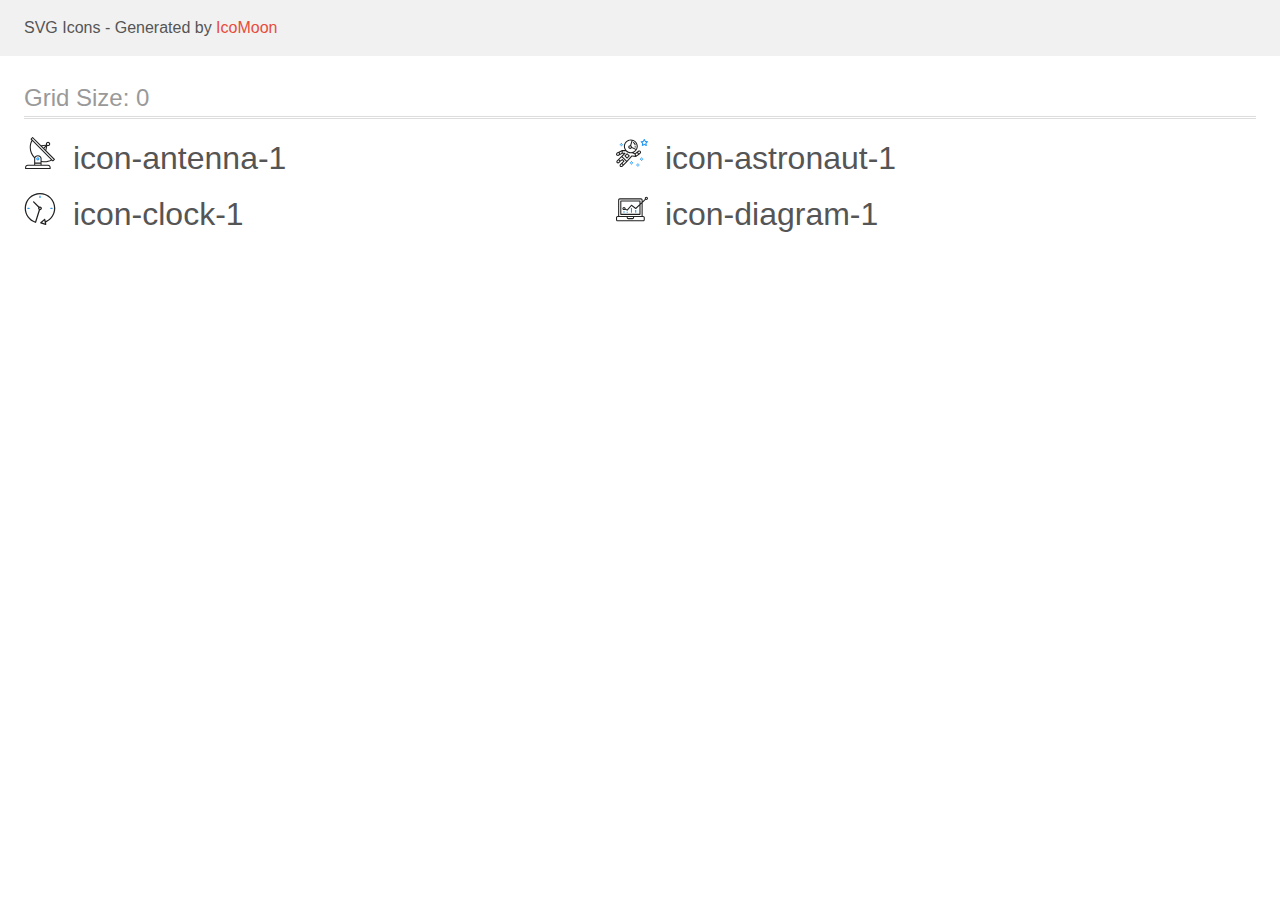
<file: images/icomoon (5)/demo.html>
<!doctype html>
<html>
<head>
    <title>IcoMoon - SVG Icons</title>
    <meta charset="utf-8">
    <meta name="viewport" content="width=device-width, initial-scale=1">
    <link rel="stylesheet" href="demo-files/demo.css">
    <link rel="stylesheet" href="style.css">
</head>
<body>
<svg aria-hidden="true" style="position: absolute; width: 0; height: 0; overflow: hidden;" version="1.1" xmlns="http://www.w3.org/2000/svg" xmlns:xlink="http://www.w3.org/1999/xlink">
<defs>
<symbol id="icon-antenna-1" viewBox="0 0 32 32">
<path fill="#212121" style="fill: var(--color1, #212121)" d="M30.773 22.098l-8.443-8.505 0.937-4.616c0.225 0.090 0.485 0.144 0.758 0.146h0.007c0.008 0 0.017 0 0.026 0 1.192 0 2.159-0.967 2.159-2.159s-0.967-2.159-2.159-2.159c-1.192 0-2.159 0.967-2.159 2.159 0 0.259 0.046 0.508 0.13 0.739l-0.005-0.015-4.96 0.606-8.091-8.133c-0.096-0.098-0.229-0.159-0.376-0.16h-0c-0.14 0.001-0.274 0.057-0.373 0.155l-1.512 1.504c-0.096 0.097-0.156 0.23-0.156 0.377s0.060 0.281 0.156 0.377v0l0.814 0.825c-1.143 2.062-1.816 4.522-1.816 7.139 0 4.106 1.656 7.824 4.336 10.525l-0.001-0.001c0.043 0.041 0.092 0.074 0.146 0.097-0.032 0.164-0.051 0.353-0.052 0.546v6.188h-6.4c-1.472 0.001-2.666 1.194-2.667 2.666v1.067c0 0.295 0.239 0.534 0.534 0.534h24.534c0.294 0 0.533-0.239 0.533-0.534v-1.067c-0.002-1.472-1.195-2.665-2.666-2.666h-6.4v-2.742c1.003 0.21 2.024 0.317 3.049 0.32 2.58-0.003 5.005-0.663 7.117-1.822l-0.077 0.039 0.818 0.823c0.099 0.101 0.235 0.159 0.376 0.16 0.14-0.001 0.274-0.057 0.373-0.155l1.512-1.504c0.096-0.097 0.156-0.23 0.156-0.377s-0.060-0.281-0.156-0.377v0zM23.28 6.233c0.193-0.192 0.459-0.31 0.752-0.31 0.589 0 1.067 0.478 1.067 1.066s-0.477 1.066-1.067 1.066c-0 0-0 0-0 0h-0.004c-0.587-0.003-1.061-0.479-1.061-1.066 0-0.295 0.12-0.563 0.314-0.756l0-0h-0.002zM22.024 9.737l-0.598 2.946-1.175-1.183 1.774-1.763zM21.419 8.835l-1.92 1.909-1.486-1.493 3.406-0.416zM24.004 28.8c0.884 0 1.6 0.716 1.6 1.6v0 0.534h-23.466v-0.534c0-0.884 0.716-1.6 1.6-1.6v0h20.267zM16.538 26.666v1.067h-5.334v-1.067h5.334zM11.204 25.6v-4.053c0-1.294 1.196-2.346 2.667-2.346s2.667 1.053 2.667 2.346v4.053h-5.334zM17.604 23.904v-2.357c0-1.882-1.675-3.413-3.733-3.413-0.017-0-0.038-0-0.058-0-1.353 0-2.54 0.707-3.213 1.771l-0.009 0.016c-2.36-2.482-3.812-5.846-3.812-9.55 0-2.314 0.567-4.496 1.569-6.414l-0.036 0.077 18.602 18.709c-1.823 0.947-3.979 1.502-6.266 1.502-1.079 0-2.128-0.124-3.136-0.357l0.093 0.018zM28.893 23.22l-21.057-21.181 0.754-0.752 7.935 7.98c0.004 0 0.006 0.007 0.010 0.010l13.114 13.191-0.757 0.752z"></path>
<path fill="#2196f3" style="fill: var(--color2, #2196f3)" d="M13.876 20.267h-0.005c-0.001 0-0.002 0-0.002 0-0.884 0-1.6 0.716-1.6 1.6s0.715 1.599 1.597 1.6h0.005c0.001 0 0.001 0 0.002 0 0.884 0 1.6-0.716 1.6-1.6s-0.715-1.599-1.598-1.6h-0zM14.249 22.245c-0.096 0.096-0.229 0.155-0.376 0.155-0.295 0-0.534-0.239-0.534-0.534s0.238-0.533 0.532-0.533h0c0.293 0.001 0.531 0.239 0.531 0.533 0 0.148-0.060 0.282-0.157 0.378l-0 0h0.005z"></path>
</symbol>
<symbol id="icon-astronaut-1" viewBox="0 0 32 32">
<path fill="#2196f3" style="fill: var(--color2, #2196f3)" d="M31.974 4.524c-0.064-0.191-0.227-0.332-0.427-0.362l-0.003-0-1.911-0.278-0.855-1.731c-0.179-0.365-0.777-0.365-0.956 0l-0.855 1.731-1.911 0.278c-0.26 0.039-0.457 0.26-0.457 0.528 0 0.15 0.062 0.285 0.161 0.382l1.383 1.348-0.326 1.903c-0.034 0.2 0.048 0.402 0.212 0.522 0.166 0.12 0.383 0.135 0.562 0.040l1.709-0.899 1.709 0.899c0.072 0.038 0.157 0.061 0.247 0.061 0.295 0 0.534-0.239 0.534-0.534 0-0.031-0.003-0.062-0.008-0.092l0 0.003-0.326-1.903 1.383-1.348c0.099-0.097 0.161-0.233 0.161-0.382 0-0.059-0.009-0.115-0.027-0.168l0.001 0.004zM29.511 5.851c-0.126 0.122-0.183 0.299-0.153 0.472l0.191 1.114-1-0.526c-0.072-0.039-0.158-0.062-0.249-0.062s-0.177 0.023-0.252 0.063l0.003-0.001-1 0.526 0.191-1.114c0.005-0.027 0.008-0.059 0.008-0.091 0-0.149-0.061-0.285-0.16-0.381l-0-0-0.811-0.79 1.119-0.162c0.174-0.025 0.324-0.134 0.402-0.292l0.5-1.013 0.5 1.013c0.078 0.158 0.228 0.267 0.402 0.292l1.119 0.162-0.809 0.79zM26.134 20.522h-1.067v1.067h1.067v-1.067zM26.134 22.656h-1.067v1.066h1.067v-1.066zM27.2 21.589h-1.067v1.067h1.067v-1.067zM25.067 21.589h-1.067v1.067h1.067v-1.067zM22.4 26.389h-1.067v1.067h1.067v-1.067zM22.4 28.523h-1.067v1.067h1.067v-1.067zM23.467 27.456h-1.067v1.067h1.067v-1.067zM21.334 27.456h-1.067v1.067h1.067v-1.067zM16 24.256h-1.066v1.067h1.066v-1.067zM16 26.389h-1.066v1.067h1.066v-1.067zM17.067 25.322h-1.067v1.067h1.067v-1.067zM14.934 25.322h-1.067v1.067h1.067v-1.067zM5.867 6.122h-1.066v1.066h1.066v-1.066zM5.867 8.256h-1.066v1.066h1.066v-1.066zM6.933 7.189h-1.067v1.067h1.066v-1.067zM4.8 7.189h-1.067v1.067h1.067v-1.067z"></path>
<path fill="#212121" style="fill: var(--color1, #212121)" d="M24.715 14.16c-0.28-0.376-0.698-0.636-1.179-0.703l-0.009-0.001c-0.076-0.012-0.164-0.018-0.254-0.018-0.411 0-0.789 0.139-1.090 0.373l0.004-0.003-1.253 0.96-1.898 1.417-1.358-0.541c2.421-1.086 4.113-3.508 4.113-6.32 0-3.823-3.122-6.934-6.961-6.934s-6.961 3.11-6.961 6.934c0 1.386 0.415 2.674 1.12 3.759l-2.768-0.024c-0.009 0-0.016 0.005-0.023 0.005-0.057 0.003-0.11 0.014-0.159 0.033l0.004-0.001c-0.013 0.005-0.026 0.007-0.038 0.013-0.006 0.003-0.013 0.003-0.019 0.006l-3.233 1.596c-0 0-0.001 0-0.001 0.001l-1.893 0.91c-0.024 0.011-0.045 0.023-0.065 0.036l0.001-0.001c-0.482 0.324-0.795 0.867-0.795 1.483 0 0.297 0.073 0.577 0.201 0.823l-0.005-0.010c0.22 0.424 0.592 0.742 1.043 0.885l0.013 0.003c0.161 0.053 0.345 0.083 0.537 0.083 0.308 0 0.598-0.078 0.851-0.216l-0.009 0.005 1.388-0.738 2.264-1.169 1.357-0.008-5.442 5.415c0 0.001-0.001 0.001-0.001 0.001l-1.339 1.333c-0.303 0.299-0.491 0.714-0.491 1.173 0 0.002 0 0.003 0 0.005v-0c0.002 0.919 0.748 1.664 1.667 1.664 0.001 0 0.002 0 0.002 0h-0c0.428 0 0.854-0.162 1.18-0.485l1.314-1.309 1.741-1.3 0.901 0.897-3.102 3.088c-0.303 0.299-0.491 0.714-0.491 1.173 0 0.001 0 0.003 0 0.004v-0c0 0.445 0.174 0.864 0.49 1.179 0.302 0.3 0.717 0.485 1.176 0.485 0.001 0 0.002 0 0.003 0h-0c0.427 0 0.855-0.162 1.18-0.485l4.488-4.472c0.007-0.006 0.016-0.009 0.022-0.016l5.166-5.658 3.471 0.494c0.025 0.004 0.050 0.006 0.075 0.006 0.064 0 0.127-0.016 0.187-0.038 0.017-0.006 0.032-0.015 0.049-0.023 0.019-0.010 0.039-0.015 0.058-0.027l3.213-2.133c0.012-0.008 0.018-0.021 0.029-0.030 0.013-0.010 0.029-0.014 0.041-0.026l1.271-1.191c0.348-0.326 0.564-0.787 0.564-1.3 0-0.4-0.132-0.769-0.355-1.066l0.003 0.005zM2.13 17.77c-0.098 0.054-0.215 0.086-0.34 0.086-0.078 0-0.153-0.013-0.224-0.036l0.005 0.001c-0.294-0.093-0.504-0.364-0.504-0.683 0-0.235 0.114-0.444 0.289-0.575l0.002-0.001 1.314-0.632 0.316 0.924 0.133 0.389-0.992 0.527zM5.627 15.942l-1.548 0.8-0.255-0.746-0.184-0.537 2.027-1.001-0.040 1.484zM20.727 9.322c0 0.918-0.219 1.785-0.599 2.56l-4.181-1.899c-0.044-0.575-0.342-1.072-0.782-1.384l-0.006-0.004 1.464-4.861c2.377 0.757 4.104 2.975 4.104 5.588zM8.938 9.322c0-3.235 2.644-5.867 5.894-5.867 0.253 0 0.5 0.022 0.745 0.053l-1.432 4.753c-0.019 0-0.037-0.006-0.057-0.006-0 0-0.001 0-0.001 0-1.032 0-1.869 0.835-1.872 1.867v0c0.003 1.031 0.84 1.867 1.872 1.867 0 0 0 0 0.001 0h-0c0.695 0 1.295-0.383 1.618-0.944l3.863 1.755c-1.075 1.447-2.795 2.39-4.737 2.39-3.25 0-5.894-2.632-5.894-5.867zM14.895 10.122c0 0.441-0.362 0.8-0.806 0.8-0 0-0.001 0-0.001 0-0.443 0-0.802-0.358-0.804-0.8v-0c0-0.441 0.361-0.8 0.806-0.8s0.806 0.359 0.806 0.8zM2.464 25.146c-0.11 0.109-0.261 0.176-0.428 0.176s-0.317-0.067-0.427-0.175l0 0c-0.109-0.108-0.176-0.257-0.176-0.422s0.067-0.314 0.176-0.422l0-0 0.962-0.959 0.852 0.848-0.959 0.954zM5.678 28.88c-0.11 0.109-0.261 0.176-0.428 0.176s-0.317-0.067-0.427-0.175l0 0c-0.109-0.108-0.176-0.257-0.176-0.422s0.067-0.314 0.176-0.422l0-0 0.963-0.959 0.852 0.848-0.96 0.955zM9.16 25.411l-0.001 0.001-1.765 1.76-0.852-0.848 1.765-1.757c0.040-0.040 0.065-0.088 0.090-0.136 0.007-0.014 0.020-0.026 0.026-0.040 0.016-0.041 0.019-0.085 0.026-0.128 0.003-0.025 0.014-0.048 0.014-0.073 0-0.035-0.013-0.070-0.020-0.105-0.006-0.032-0.006-0.064-0.019-0.096-0.025-0.053-0.055-0.098-0.092-0.138l0 0c-0.010-0.012-0.014-0.026-0.025-0.038h-0.001s0-0.001-0.001-0.002l-1.607-1.6c-0.017-0.017-0.039-0.024-0.058-0.038-0.025-0.021-0.054-0.040-0.084-0.056l-0.003-0.001c-0.026-0.012-0.058-0.023-0.090-0.031l-0.003-0.001c-0.030-0.009-0.065-0.017-0.101-0.020l-0.002-0c-0.007-0-0.015-0-0.023-0-0.026 0-0.051 0.002-0.075 0.005l0.003-0c-0.036 0.005-0.069 0.009-0.104 0.021s-0.064 0.027-0.094 0.045c-0.020 0.011-0.043 0.015-0.061 0.029l-1.774 1.324-0.901-0.897 2.399-2.386 4.36 4.289-0.928 0.919zM15.979 18.394c-0.016-0.002-0.030 0.004-0.046 0.003-0.008-0-0.017-0.001-0.027-0.001-0.031 0-0.062 0.003-0.092 0.008l0.003-0c-0.070 0.011-0.132 0.035-0.187 0.070l0.002-0.001c-0.030 0.018-0.057 0.037-0.083 0.061-0.013 0.011-0.028 0.016-0.040 0.029l-4.698 5.146-4.328-4.256 2.833-2.818c0.096-0.097 0.156-0.23 0.156-0.377 0-0.295-0.239-0.534-0.534-0.534-0.001 0-0.001 0-0.002 0h0l-2.219 0.013 0.028-1.607 3.104 0.027c1.264 1.297 3.027 2.101 4.978 2.101 0.001 0 0.002 0 0.003 0h-0c0.438 0 0.864-0.046 1.28-0.122 0.040 0.032 0.080 0.064 0.129 0.085l2.41 0.96 0.152 0.758 0.178 0.886-3.003-0.427zM20.020 18.572l-0.313-1.558 1.446-1.080 0.946 1.257-2.080 1.381zM23.773 15.741l-0.837 0.785-0.931-1.236 0.831-0.637c0.155-0.119 0.351-0.168 0.543-0.143 0.193 0.027 0.364 0.128 0.48 0.284 0.088 0.117 0.141 0.265 0.141 0.426 0 0.206-0.087 0.391-0.226 0.521l-0 0z"></path>
<path fill="#212121" style="fill: var(--color1, #212121)" d="M13.602 18.544l-2.143-2.134c-0.096-0.096-0.229-0.155-0.376-0.155s-0.28 0.059-0.376 0.155l-2.143 2.133c-0.097 0.097-0.156 0.23-0.156 0.378s0.060 0.281 0.156 0.378l-0-0 2.142 2.134c0.096 0.096 0.229 0.156 0.376 0.156s0.28-0.059 0.376-0.156v0l2.143-2.134c0.097-0.097 0.157-0.23 0.157-0.378s-0.060-0.281-0.157-0.378l-0-0zM11.083 20.303l-1.387-1.381 1.386-1.381 1.387 1.381-1.387 1.381zM17.164 5.071l-0.258 1.036c0.071 0.018 1.738 0.452 1.738 2.149h1.067c0-2.017-1.666-2.965-2.547-3.184zM19.711 9.322h-1.067v1.066h1.067v-1.066z"></path>
</symbol>
<symbol id="icon-clock-1" viewBox="0 0 32 32">
<path fill="#212121" style="fill: var(--color1, #212121)" d="M31.296 15.301c-0.001-8.452-6.855-15.303-15.308-15.301s-15.303 6.855-15.301 15.308c0.002 6.788 4.422 12.543 10.541 14.545l0.108 0.031c0.061 0.019 0.123 0.029 0.187 0.029 0.12 0 0.238-0.032 0.342-0.094 0.135-0.080 0.236-0.207 0.283-0.357l3.865-12.25c1.054-0.004 1.906-0.859 1.906-1.913 0-1.056-0.856-1.913-1.913-1.913-0.303 0-0.59 0.071-0.845 0.196l0.011-0.005-5.106-5.107c-0.114-0.11-0.271-0.179-0.443-0.179-0.352 0-0.638 0.286-0.638 0.638 0 0.172 0.068 0.328 0.179 0.443l-0-0 5.103 5.109c-0.121 0.241-0.191 0.525-0.191 0.826 0 0.602 0.283 1.137 0.723 1.48l0.004 0.003-3.682 11.673c-7.278-2.681-11.004-10.754-8.324-18.032s10.754-11.004 18.032-8.323c7.278 2.681 11.004 10.754 8.323 18.032-1.345 3.581-4.003 6.406-7.374 7.938l-0.088 0.036-0.398-1.874c-0.063-0.291-0.318-0.506-0.624-0.506-0.164 0-0.313 0.062-0.426 0.163l0.001-0.001-3.837 3.426c-0.132 0.117-0.214 0.287-0.214 0.477 0 0.283 0.185 0.524 0.441 0.606l0.005 0.001 4.899 1.563c0.058 0.020 0.126 0.031 0.196 0.031 0.352 0 0.637-0.285 0.637-0.637 0-0.047-0.005-0.093-0.015-0.138l0.001 0.004-0.391-1.839c5.528-2.374 9.329-7.772 9.329-14.057 0-0.011 0-0.023-0-0.034v0.002zM15.992 14.664c0.352 0 0.638 0.286 0.638 0.638s-0.285 0.638-0.638 0.638v0c-0.352 0-0.638-0.286-0.638-0.638s0.286-0.638 0.638-0.638v0zM18.092 29.528l2.184-1.948 0.603 2.84-2.787-0.892z"></path>
<path fill="#2196f3" style="fill: var(--color2, #2196f3)" d="M15.354 3.185v1.275c0 0.352 0.286 0.638 0.638 0.638s0.638-0.285 0.638-0.638v0-1.275c0-0.352-0.285-0.638-0.638-0.638s-0.638 0.285-0.638 0.638v0zM3.876 14.664c-0.352 0-0.638 0.286-0.638 0.638s0.285 0.638 0.638 0.638h1.275c0.352 0 0.638-0.286 0.638-0.638s-0.285-0.638-0.638-0.638h-1.275zM28.108 15.939c0.352 0 0.638-0.286 0.638-0.638s-0.285-0.638-0.638-0.638h-1.275c-0.352 0-0.638 0.286-0.638 0.638s0.285 0.638 0.638 0.638h1.275z"></path>
</symbol>
<symbol id="icon-diagram-1" viewBox="0 0 32 32">
<path fill="#2196f3" style="fill: var(--color2, #2196f3)" d="M14.926 14.965h1.066v4.798h-1.066v-4.798zM19.19 17.097h1.066v2.665h-1.066v-2.665zM10.661 18.696h1.066v1.066h-1.066v-1.066zM7.463 18.163h1.066v1.599h-1.066v-1.599z"></path>
<path fill="#212121" style="fill: var(--color1, #212121)" d="M1.599 28.291h25.586c0 0 0 0 0 0 0.883 0 1.599-0.716 1.599-1.599v0-2.132c0-0.883-0.716-1.599-1.599-1.599v0h-0.533v-13.294l3.028-2.868c0.207 0.104 0.452 0.166 0.711 0.166 0.888 0 1.608-0.72 1.608-1.608s-0.72-1.608-1.608-1.608c-0.888 0-1.608 0.72-1.608 1.608 0 0.247 0.056 0.481 0.155 0.69l-0.004-0.010-2.281 2.162v-1.23c0-0.883-0.716-1.599-1.599-1.599v0h-21.323c-0.883 0-1.599 0.716-1.599 1.599v0 15.992h-0.533c-0.883 0-1.599 0.716-1.599 1.599v0 2.132c0 0.883 0.716 1.599 1.599 1.599v0zM30.384 4.837c0.294 0 0.533 0.239 0.533 0.533s-0.239 0.533-0.533 0.533v0c-0.294 0-0.533-0.239-0.533-0.533s0.239-0.533 0.533-0.533v0zM3.198 6.969c0-0.294 0.239-0.533 0.533-0.533h21.323c0.294 0 0.533 0.239 0.533 0.533v2.239l-1.066 1.013v-2.185c0-0.295-0.239-0.534-0.534-0.534h-19.189c-0.294 0-0.534 0.239-0.534 0.533v13.327c0 0.294 0.239 0.533 0.534 0.533h19.189c0.295 0 0.534-0.239 0.534-0.533v-9.675l1.066-1.010v12.283h-22.389v-15.991zM7.996 13.899c-0.001 0-0.003 0-0.005 0-0.883 0-1.599 0.716-1.599 1.599s0.716 1.599 1.599 1.599c0.432 0 0.824-0.172 1.112-0.45l-0 0 1.853 0.93c0.215 0.107 0.476 0.057 0.636-0.122l3.939-4.432 3.872 2.902c0.208 0.155 0.498 0.139 0.686-0.039l3.365-3.188v8.131h-18.123v-12.261h18.123v2.661l-3.771 3.572-3.904-2.927c-0.088-0.067-0.2-0.107-0.32-0.107-0.158 0-0.3 0.069-0.398 0.178l-0 0.001-3.993 4.493-1.493-0.746c0.011-0.064 0.017-0.128 0.020-0.193 0-0.883-0.716-1.599-1.599-1.599v0zM8.529 15.498c0 0.294-0.239 0.533-0.533 0.533s-0.533-0.239-0.533-0.533v0c0-0.294 0.239-0.533 0.533-0.533s0.533 0.239 0.533 0.533v0zM11.727 24.026h5.33v0.533c0 0.294-0.238 0.533-0.533 0.533h-4.265c-0.294 0-0.533-0.239-0.533-0.533v0-0.533zM1.067 24.56c0-0.294 0.238-0.533 0.533-0.533h9.062v0.533c0 0.883 0.716 1.599 1.599 1.599v0h4.265c0.883 0 1.599-0.716 1.599-1.599v0-0.533h9.062c0.294 0 0.533 0.239 0.533 0.533v2.132c0 0.294-0.239 0.533-0.533 0.533h-25.586c-0 0-0 0-0 0-0.294 0-0.533-0.239-0.533-0.533 0 0 0 0 0 0v0-2.132z"></path>
</symbol>
</defs>
</svg>

<header class="bgc1 clearfix">
<div class="mhl">
    <p>SVG Icons - Generated by <a href="https://icomoon.io/app">IcoMoon</a></p>
</div>
</header>
    <div class="clearfix mhl ptl">
        <h1 class="mvm mtn fgc1">Grid Size: 0</h1>
        <div class="glyph fs1">
            <div class="clearfix pbs">
                <svg class="icon icon-antenna-1"><use xlink:href="#icon-antenna-1"></use></svg><span class="name"> icon-antenna-1</span>
            </div>
        </div>
        <div class="glyph fs1">
            <div class="clearfix pbs">
                <svg class="icon icon-astronaut-1"><use xlink:href="#icon-astronaut-1"></use></svg><span class="name"> icon-astronaut-1</span>
            </div>
        </div>
        <div class="glyph fs1">
            <div class="clearfix pbs">
                <svg class="icon icon-clock-1"><use xlink:href="#icon-clock-1"></use></svg><span class="name"> icon-clock-1</span>
            </div>
        </div>
        <div class="glyph fs1">
            <div class="clearfix pbs">
                <svg class="icon icon-diagram-1"><use xlink:href="#icon-diagram-1"></use></svg><span class="name"> icon-diagram-1</span>
            </div>
        </div>
  </div>
<script defer src="svgxuse.js"></script>
</body>
</html>
</file>
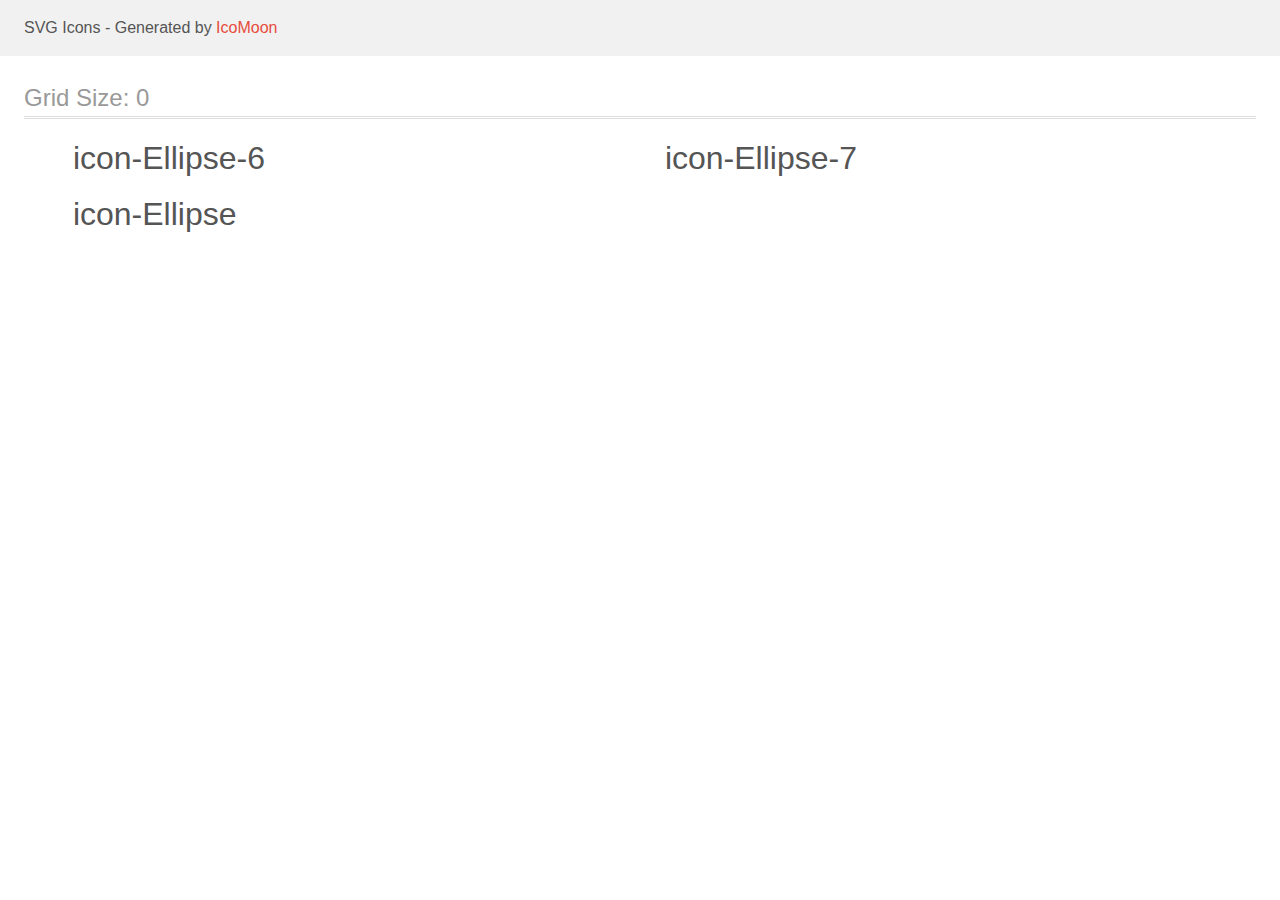
<file: images/icomoon (6)/demo.html>
<!doctype html>
<html>
<head>
    <title>IcoMoon - SVG Icons</title>
    <meta charset="utf-8">
    <meta name="viewport" content="width=device-width, initial-scale=1">
    <link rel="stylesheet" href="demo-files/demo.css">
    <link rel="stylesheet" href="style.css">
</head>
<body>
<svg aria-hidden="true" style="position: absolute; width: 0; height: 0; overflow: hidden;" version="1.1" xmlns="http://www.w3.org/2000/svg" xmlns:xlink="http://www.w3.org/1999/xlink">
<defs>
<symbol id="icon-Ellipse-6" viewBox="0 0 32 32">
<path fill="#fff" style="fill: var(--color1, #fff)" opacity="0.1" d="M32 16c0 0.006 0 0.013 0 0.020 0 4.412-1.791 8.405-4.686 11.293l-0 0c-2.888 2.895-6.881 4.687-11.293 4.687-0.007 0-0.014 0-0.021 0h0.001c-0.006 0-0.013 0-0.020 0-4.412 0-8.405-1.791-11.293-4.686l-0-0c-2.895-2.888-4.687-6.881-4.687-11.293 0-0.007 0-0.014 0-0.021v0.001c0-0.006 0-0.013 0-0.020 0-4.412 1.791-8.405 4.686-11.293l0-0c2.888-2.895 6.881-4.687 11.293-4.687 0.007 0 0.014 0 0.021 0h-0.001c0.006 0 0.013 0 0.020 0 4.412 0 8.405 1.791 11.293 4.686l0 0c2.895 2.888 4.687 6.881 4.687 11.293 0 0.007 0 0.014 0 0.021v-0.001z"></path>
<path fill="#fff" style="fill: var(--color1, #fff)" d="M18.422 11.142h1.329v-2.313c-0.56-0.065-1.21-0.102-1.867-0.102-0.024 0-0.047 0-0.071 0h0.004c-1.915 0-3.226 1.204-3.226 3.418v2.036h-2.113v2.585h2.113v6.505h2.591v-6.505h2.027l0.322-2.585h-2.35v-1.782c0-0.747 0.201-1.258 1.243-1.258z"></path>
</symbol>
<symbol id="icon-Ellipse-7" viewBox="0 0 32 32">
<path fill="#fff" style="fill: var(--color1, #fff)" opacity="0.1" d="M32 16c0 0.006 0 0.013 0 0.020 0 4.412-1.791 8.405-4.686 11.293l-0 0c-2.888 2.895-6.881 4.687-11.293 4.687-0.007 0-0.014 0-0.021 0h0.001c-0.006 0-0.013 0-0.020 0-4.412 0-8.405-1.791-11.293-4.686l-0-0c-2.895-2.888-4.687-6.881-4.687-11.293 0-0.007 0-0.014 0-0.021v0.001c0-0.006 0-0.013 0-0.020 0-4.412 1.791-8.405 4.686-11.293l0-0c2.888-2.895 6.881-4.687 11.293-4.687 0.007 0 0.014 0 0.021 0h-0.001c0.006 0 0.013 0 0.020 0 4.412 0 8.405 1.791 11.293 4.686l0 0c2.895 2.888 4.687 6.881 4.687 11.293 0 0.007 0 0.014 0 0.021v-0.001z"></path>
<path fill="#fff" style="fill: var(--color1, #fff)" d="M23.269 23.273h0.004v-5.335c0-2.609-0.562-4.62-3.613-4.62-1.466 0-2.451 0.804-2.852 1.568h-0.042v-1.324h-2.893v9.711h3.012v-4.808c0-1.266 0.24-2.491 1.808-2.491 1.545 0 1.567 1.445 1.567 2.572v4.728h3.009zM8.967 13.562h3.016v9.711h-3.016v-9.711zM10.474 8.727c-0.965 0-1.747 0.782-1.747 1.747v0c0 0.964 0.783 1.763 1.747 1.763s1.746-0.799 1.746-1.763c-0-0.964-0.782-1.746-1.746-1.747h-0z"></path>
</symbol>
<symbol id="icon-Ellipse" viewBox="0 0 32 32">
<path fill="#fff" style="fill: var(--color1, #fff)" opacity="0.1" d="M32 16c0 0.006 0 0.013 0 0.021 0 4.412-1.791 8.405-4.686 11.293l-0 0c-2.888 2.895-6.881 4.687-11.293 4.687-0.007 0-0.014 0-0.022 0h0.001c-0.006 0-0.013 0-0.020 0-4.412 0-8.405-1.791-11.293-4.686l-0-0c-2.895-2.888-4.687-6.881-4.687-11.293 0-0.007 0-0.014 0-0.021v0.001c0-0.006 0-0.013 0-0.020 0-4.412 1.791-8.405 4.686-11.293l0-0c2.888-2.895 6.881-4.687 11.293-4.687 0.007 0 0.014 0 0.021 0h-0.001c0.006 0 0.013 0 0.020 0 4.412 0 8.405 1.791 11.293 4.686l0 0c2.895 2.888 4.687 6.881 4.687 11.293 0 0.007 0 0.014 0 0.021v-0.001z"></path>
<path fill="#fff" style="fill: var(--color1, #fff)" d="M23.258 13.004c-0.033-0.773-0.159-1.304-0.337-1.764-0.193-0.505-0.479-0.936-0.841-1.29l-0.001-0.001c-0.354-0.36-0.784-0.645-1.263-0.83l-0.024-0.008c-0.463-0.179-0.991-0.304-1.764-0.337-0.778-0.037-1.025-0.046-3.001-0.046s-2.222 0.009-2.998 0.043c-0.773 0.033-1.304 0.159-1.764 0.338-0.505 0.193-0.936 0.479-1.29 0.84l-0.001 0.001c-0.36 0.354-0.645 0.784-0.83 1.263l-0.008 0.024c-0.18 0.463-0.304 0.991-0.338 1.764-0.037 0.778-0.046 1.025-0.046 3.001s0.009 2.222 0.043 2.998c0.034 0.773 0.159 1.304 0.338 1.764 0.194 0.505 0.48 0.935 0.84 1.29l0.001 0c0.364 0.369 0.804 0.656 1.287 0.838 0.463 0.18 0.992 0.305 1.764 0.338 0.776 0.034 1.023 0.043 2.998 0.043s2.222-0.009 2.998-0.043c0.773-0.033 1.304-0.159 1.764-0.337 0.981-0.386 1.742-1.148 2.12-2.104l0.009-0.025c0.179-0.463 0.304-0.992 0.338-1.764 0.034-0.776 0.042-1.023 0.042-2.998s-0.003-2.222-0.036-2.998zM21.949 18.943c-0.032 0.711-0.151 1.094-0.25 1.349-0.251 0.637-0.745 1.131-1.365 1.376l-0.016 0.006c-0.255 0.099-0.641 0.218-1.349 0.249-0.767 0.034-0.997 0.043-2.938 0.043s-2.174-0.009-2.938-0.043c-0.711-0.031-1.094-0.151-1.35-0.25-0.328-0.122-0.606-0.307-0.834-0.542l-0.001-0.001c-0.235-0.229-0.42-0.508-0.538-0.819l-0.005-0.016c-0.099-0.256-0.218-0.642-0.249-1.35-0.034-0.767-0.043-0.998-0.043-2.938s0.009-2.175 0.043-2.938c0.031-0.711 0.151-1.094 0.249-1.35 0.122-0.328 0.308-0.608 0.545-0.835l0.001-0.001c0.229-0.235 0.509-0.42 0.821-0.537l0.016-0.005c0.255-0.099 0.641-0.218 1.349-0.25 0.767-0.033 0.998-0.042 2.938-0.042 1.943 0 2.174 0.008 2.938 0.042 0.711 0.031 1.094 0.151 1.35 0.25 0.315 0.116 0.602 0.301 0.835 0.543 0.241 0.236 0.426 0.52 0.543 0.836 0.099 0.255 0.218 0.641 0.249 1.349 0.034 0.767 0.043 0.997 0.043 2.938s-0.009 2.167-0.043 2.935z"></path>
<path fill="#fff" style="fill: var(--color1, #fff)" d="M16.027 12.265c-2.064 0-3.736 1.673-3.737 3.737v0c0 0 0 0 0 0.001 0 2.064 1.673 3.737 3.737 3.737s3.737-1.673 3.737-3.737c0-2.064-1.673-3.737-3.737-3.737-0 0-0 0-0.001 0h0zM16.027 18.425c-1.339-0-2.424-1.085-2.424-2.424s1.085-2.424 2.424-2.424c0 0 0 0 0 0h-0c1.339 0 2.424 1.085 2.424 2.424s-1.085 2.424-2.424 2.424v0zM20.784 12.117c0 0.482-0.391 0.873-0.873 0.873s-0.873-0.391-0.873-0.873v0c0-0.482 0.391-0.873 0.873-0.873s0.873 0.391 0.873 0.873v0z"></path>
</symbol>
</defs>
</svg>

<header class="bgc1 clearfix">
<div class="mhl">
    <p>SVG Icons - Generated by <a href="https://icomoon.io/app">IcoMoon</a></p>
</div>
</header>
    <div class="clearfix mhl ptl">
        <h1 class="mvm mtn fgc1">Grid Size: 0</h1>
        <div class="glyph fs1">
            <div class="clearfix pbs">
                <svg class="icon icon-Ellipse-6"><use xlink:href="#icon-Ellipse-6"></use></svg><span class="name"> icon-Ellipse-6</span>
            </div>
        </div>
        <div class="glyph fs1">
            <div class="clearfix pbs">
                <svg class="icon icon-Ellipse-7"><use xlink:href="#icon-Ellipse-7"></use></svg><span class="name"> icon-Ellipse-7</span>
            </div>
        </div>
        <div class="glyph fs1">
            <div class="clearfix pbs">
                <svg class="icon icon-Ellipse"><use xlink:href="#icon-Ellipse"></use></svg><span class="name"> icon-Ellipse</span>
            </div>
        </div>
  </div>
<script defer src="svgxuse.js"></script>
</body>
</html>
</file>
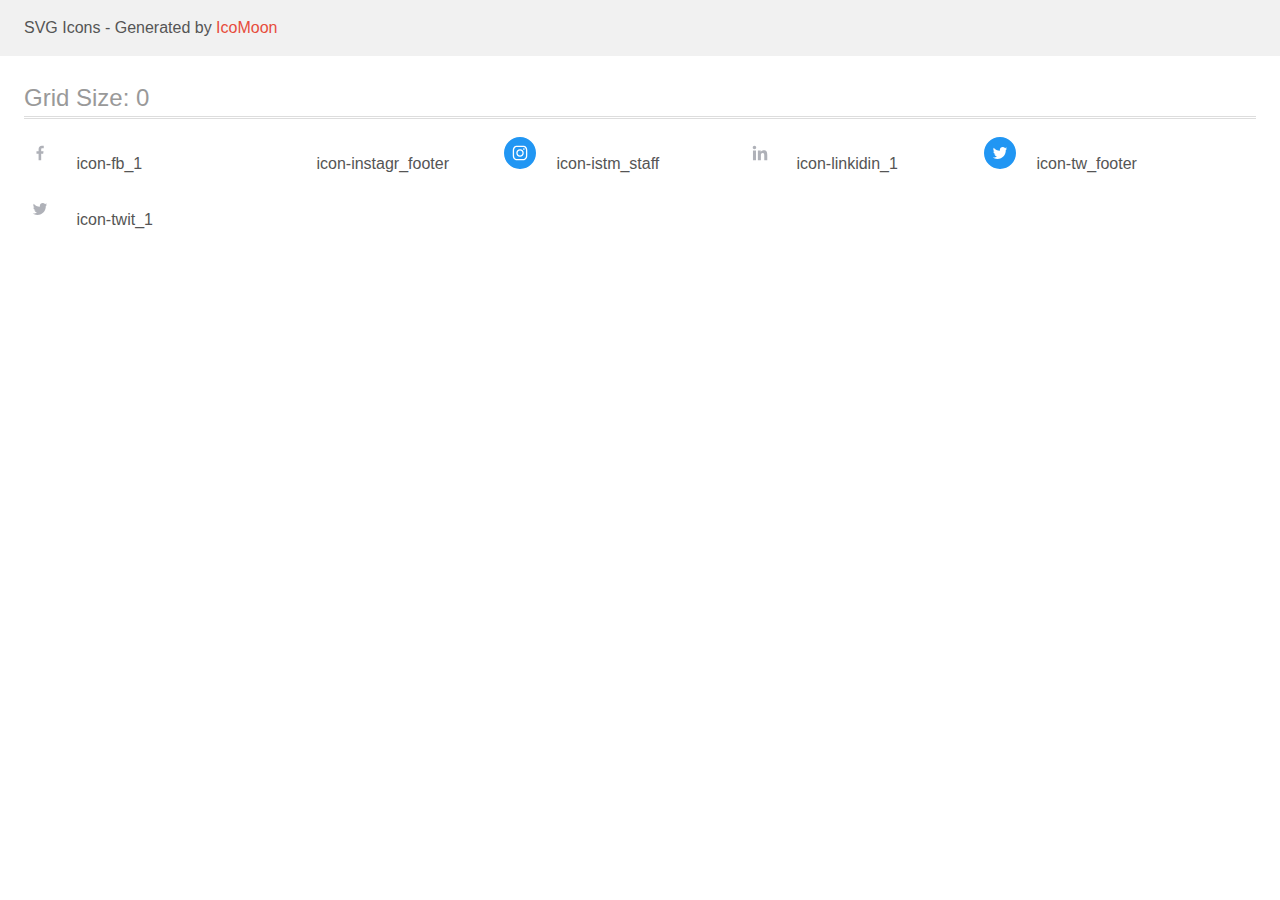
<file: images/icomoon (7)/demo.html>
<!doctype html>
<html>
<head>
    <title>IcoMoon - SVG Icons</title>
    <meta charset="utf-8">
    <meta name="viewport" content="width=device-width, initial-scale=1">
    <link rel="stylesheet" href="demo-files/demo.css">
    <link rel="stylesheet" href="style.css">
</head>
<body>
<svg aria-hidden="true" style="position: absolute; width: 0; height: 0; overflow: hidden;" version="1.1" xmlns="http://www.w3.org/2000/svg" xmlns:xlink="http://www.w3.org/1999/xlink">
<defs>
<symbol id="icon-fb_1" viewBox="0 0 32 32">
<path fill="#fff" style="fill: var(--color1, #fff)" d="M32 16c0 0.006 0 0.013 0 0.020 0 4.412-1.791 8.405-4.686 11.293l-0 0c-2.888 2.895-6.881 4.687-11.293 4.687-0.007 0-0.014 0-0.021 0h0.001c-0.006 0-0.013 0-0.020 0-4.412 0-8.405-1.791-11.293-4.686l-0-0c-2.895-2.888-4.687-6.881-4.687-11.293 0-0.007 0-0.014 0-0.021v0.001c0-0.006 0-0.013 0-0.020 0-4.412 1.791-8.405 4.686-11.293l0-0c2.888-2.895 6.881-4.687 11.293-4.687 0.007 0 0.014 0 0.021 0h-0.001c0.006 0 0.013 0 0.020 0 4.412 0 8.405 1.791 11.293 4.686l0 0c2.895 2.888 4.687 6.881 4.687 11.293 0 0.007 0 0.014 0 0.021v-0.001z"></path>
<path fill="#afb1b8" style="fill: var(--color2, #afb1b8)" d="M18.422 11.142h1.329v-2.313c-0.56-0.065-1.21-0.102-1.867-0.102-0.024 0-0.047 0-0.071 0h0.004c-1.915 0-3.226 1.204-3.226 3.418v2.036h-2.113v2.585h2.113v6.505h2.591v-6.505h2.027l0.322-2.585h-2.35v-1.782c0-0.747 0.201-1.258 1.243-1.258z"></path>
</symbol>
<symbol id="icon-instagr_footer" viewBox="0 0 32 32">
<path fill="#fff" style="fill: var(--color1, #fff)" opacity="0.1" d="M32 16c0 0.006 0 0.013 0 0.020 0 4.412-1.791 8.405-4.686 11.293l-0 0c-2.888 2.895-6.881 4.687-11.293 4.687-0.007 0-0.014 0-0.021 0h0.001c-0.006 0-0.013 0-0.020 0-4.412 0-8.405-1.791-11.293-4.686l-0-0c-2.895-2.888-4.687-6.881-4.687-11.293 0-0.007 0-0.014 0-0.021v0.001c0-0.006 0-0.013 0-0.020 0-4.412 1.791-8.405 4.686-11.293l0-0c2.888-2.895 6.881-4.687 11.293-4.687 0.007 0 0.014 0 0.021 0h-0.001c0.006 0 0.013 0 0.020 0 4.412 0 8.405 1.791 11.293 4.686l0 0c2.895 2.888 4.687 6.881 4.687 11.293 0 0.007 0 0.014 0 0.021v-0.001z"></path>
<path fill="#fff" style="fill: var(--color1, #fff)" d="M23.258 13.004c-0.033-0.773-0.159-1.304-0.337-1.764-0.193-0.505-0.479-0.936-0.841-1.29l-0.001-0.001c-0.354-0.36-0.784-0.645-1.263-0.83l-0.024-0.008c-0.463-0.179-0.991-0.304-1.764-0.337-0.778-0.037-1.025-0.046-3.001-0.046s-2.222 0.009-2.998 0.043c-0.773 0.033-1.304 0.159-1.764 0.338-0.505 0.193-0.936 0.479-1.29 0.84l-0.001 0.001c-0.36 0.354-0.645 0.784-0.83 1.263l-0.008 0.024c-0.18 0.463-0.304 0.991-0.338 1.764-0.037 0.778-0.046 1.025-0.046 3.001s0.009 2.222 0.043 2.998c0.034 0.773 0.159 1.304 0.338 1.764 0.194 0.505 0.48 0.935 0.84 1.29l0.001 0c0.364 0.369 0.804 0.656 1.287 0.838 0.463 0.18 0.992 0.305 1.764 0.338 0.776 0.034 1.023 0.043 2.998 0.043s2.222-0.009 2.998-0.043c0.773-0.033 1.304-0.159 1.764-0.337 0.981-0.386 1.742-1.148 2.12-2.104l0.009-0.025c0.179-0.463 0.304-0.992 0.338-1.764 0.034-0.776 0.042-1.023 0.042-2.998s-0.003-2.222-0.036-2.998zM21.949 18.943c-0.032 0.711-0.151 1.094-0.25 1.349-0.251 0.637-0.745 1.131-1.365 1.376l-0.016 0.006c-0.255 0.099-0.641 0.218-1.349 0.249-0.767 0.034-0.997 0.043-2.938 0.043s-2.174-0.009-2.938-0.043c-0.711-0.031-1.094-0.151-1.35-0.25-0.328-0.122-0.606-0.307-0.834-0.542l-0.001-0.001c-0.235-0.229-0.42-0.508-0.538-0.819l-0.005-0.016c-0.099-0.256-0.218-0.642-0.249-1.35-0.034-0.767-0.043-0.998-0.043-2.938s0.009-2.175 0.043-2.938c0.031-0.711 0.151-1.094 0.249-1.35 0.122-0.328 0.308-0.608 0.545-0.835l0.001-0.001c0.229-0.235 0.509-0.42 0.821-0.537l0.016-0.005c0.255-0.099 0.641-0.218 1.349-0.25 0.767-0.033 0.998-0.042 2.938-0.042 1.943 0 2.174 0.008 2.938 0.042 0.711 0.031 1.094 0.151 1.35 0.25 0.315 0.116 0.602 0.301 0.835 0.543 0.241 0.236 0.426 0.52 0.543 0.836 0.099 0.255 0.218 0.641 0.249 1.349 0.034 0.767 0.043 0.997 0.043 2.938s-0.009 2.167-0.043 2.935z"></path>
<path fill="#fff" style="fill: var(--color1, #fff)" d="M16.027 12.265c-2.064 0-3.736 1.673-3.737 3.737v0c0 0 0 0 0 0.001 0 2.064 1.673 3.737 3.737 3.737s3.737-1.673 3.737-3.737c0-2.064-1.673-3.737-3.737-3.737-0 0-0 0-0.001 0h0zM16.027 18.425c-1.339-0-2.424-1.085-2.424-2.424s1.085-2.424 2.424-2.424c0 0 0 0 0 0h-0c1.339 0 2.424 1.085 2.424 2.424s-1.085 2.424-2.424 2.424v0zM20.784 12.117c0 0.482-0.391 0.873-0.873 0.873s-0.873-0.391-0.873-0.873v0c0-0.482 0.391-0.873 0.873-0.873s0.873 0.391 0.873 0.873v0z"></path>
</symbol>
<symbol id="icon-istm_staff" viewBox="0 0 32 32">
<path fill="#2196f3" style="fill: var(--color3, #2196f3)" d="M32 16c0 0.006 0 0.013 0 0.021 0 4.412-1.791 8.405-4.686 11.293l-0 0c-2.888 2.895-6.881 4.687-11.293 4.687-0.007 0-0.014 0-0.021 0h0.001c-0.006 0-0.013 0-0.020 0-4.412 0-8.405-1.791-11.293-4.686l-0-0c-2.895-2.888-4.687-6.881-4.687-11.293 0-0.007 0-0.014 0-0.021v0.001c0-0.006 0-0.013 0-0.020 0-4.412 1.791-8.405 4.686-11.293l0-0c2.888-2.895 6.881-4.687 11.293-4.687 0.007 0 0.014 0 0.021 0h-0.001c0.006 0 0.013 0 0.020 0 4.412 0 8.405 1.791 11.293 4.686l0 0c2.895 2.888 4.687 6.881 4.687 11.293 0 0.007 0 0.014 0 0.022v-0.001z"></path>
<path fill="#fff" style="fill: var(--color1, #fff)" d="M23.258 13.004c-0.033-0.773-0.159-1.304-0.337-1.764-0.193-0.505-0.479-0.936-0.841-1.29l-0.001-0.001c-0.354-0.36-0.784-0.645-1.263-0.83l-0.024-0.008c-0.463-0.179-0.991-0.304-1.764-0.337-0.778-0.037-1.025-0.046-3.001-0.046s-2.222 0.009-2.998 0.043c-0.773 0.033-1.304 0.159-1.764 0.338-0.505 0.193-0.936 0.479-1.29 0.84l-0.001 0.001c-0.36 0.354-0.645 0.784-0.83 1.263l-0.008 0.024c-0.18 0.463-0.304 0.991-0.338 1.764-0.037 0.778-0.046 1.025-0.046 3.001s0.009 2.222 0.043 2.998c0.034 0.773 0.159 1.304 0.338 1.764 0.194 0.505 0.48 0.935 0.84 1.29l0.001 0c0.364 0.369 0.804 0.656 1.287 0.838 0.463 0.18 0.992 0.305 1.764 0.338 0.776 0.034 1.023 0.043 2.998 0.043s2.222-0.009 2.998-0.043c0.773-0.033 1.304-0.159 1.764-0.337 0.981-0.386 1.742-1.148 2.12-2.104l0.009-0.025c0.179-0.463 0.304-0.992 0.338-1.764 0.034-0.776 0.042-1.023 0.042-2.998s-0.003-2.222-0.036-2.998zM21.949 18.943c-0.032 0.711-0.151 1.094-0.25 1.349-0.251 0.637-0.745 1.131-1.365 1.376l-0.016 0.006c-0.255 0.099-0.641 0.218-1.349 0.249-0.767 0.034-0.997 0.043-2.938 0.043s-2.174-0.009-2.938-0.043c-0.711-0.031-1.094-0.151-1.35-0.25-0.328-0.122-0.606-0.307-0.834-0.542l-0.001-0.001c-0.235-0.229-0.42-0.508-0.538-0.819l-0.005-0.016c-0.099-0.256-0.218-0.642-0.249-1.35-0.034-0.767-0.043-0.998-0.043-2.938s0.009-2.175 0.043-2.938c0.031-0.711 0.151-1.094 0.249-1.35 0.122-0.328 0.308-0.608 0.545-0.835l0.001-0.001c0.229-0.235 0.509-0.42 0.821-0.537l0.016-0.005c0.255-0.099 0.641-0.218 1.349-0.25 0.767-0.033 0.998-0.042 2.938-0.042 1.943 0 2.174 0.008 2.938 0.042 0.711 0.031 1.094 0.151 1.35 0.25 0.315 0.116 0.602 0.301 0.835 0.543 0.241 0.236 0.426 0.52 0.543 0.836 0.099 0.255 0.218 0.641 0.249 1.349 0.034 0.767 0.043 0.997 0.043 2.938s-0.009 2.167-0.043 2.935z"></path>
<path fill="#fff" style="fill: var(--color1, #fff)" d="M16.027 12.265c-0 0-0 0-0.001 0-2.064 0-3.737 1.673-3.737 3.737s1.673 3.737 3.737 3.737c2.064 0 3.737-1.673 3.737-3.737 0-0 0-0 0-0.001v0c-0-2.064-1.673-3.736-3.737-3.737h-0zM16.027 18.425c-1.339-0-2.424-1.085-2.424-2.424s1.085-2.424 2.424-2.424c0 0 0 0 0 0h-0c1.339 0 2.424 1.085 2.424 2.424s-1.085 2.424-2.424 2.424v0zM20.784 12.117c0 0.482-0.391 0.873-0.873 0.873s-0.873-0.391-0.873-0.873v0c0-0.482 0.391-0.873 0.873-0.873s0.873 0.391 0.873 0.873v0z"></path>
</symbol>
<symbol id="icon-linkidin_1" viewBox="0 0 32 32">
<path fill="#fff" style="fill: var(--color1, #fff)" d="M32 16c0 0.006 0 0.013 0 0.020 0 4.412-1.791 8.405-4.686 11.293l-0 0c-2.888 2.895-6.881 4.687-11.293 4.687-0.007 0-0.014 0-0.021 0h0.001c-0.006 0-0.013 0-0.020 0-4.412 0-8.405-1.791-11.293-4.686l-0-0c-2.895-2.888-4.687-6.881-4.687-11.293 0-0.007 0-0.014 0-0.021v0.001c0-0.006 0-0.013 0-0.020 0-4.412 1.791-8.405 4.686-11.293l0-0c2.888-2.895 6.881-4.687 11.293-4.687 0.007 0 0.014 0 0.021 0h-0.001c0.006 0 0.013 0 0.020 0 4.412 0 8.405 1.791 11.293 4.686l0 0c2.895 2.888 4.687 6.881 4.687 11.293 0 0.007 0 0.014 0 0.021v-0.001z"></path>
<path fill="#afb1b8" style="fill: var(--color2, #afb1b8)" d="M23.269 23.273h0.004v-5.335c0-2.609-0.561-4.62-3.612-4.62-1.467 0-2.451 0.804-2.853 1.567h-0.042v-1.324h-2.893v9.711h3.012v-4.808c0-1.266 0.24-2.491 1.808-2.491 1.545 0 1.568 1.445 1.568 2.572v4.728h3.009zM8.967 13.562h3.016v9.711h-3.016v-9.711zM10.474 8.727c-0.965 0-1.747 0.782-1.747 1.747v0c0 0.964 0.783 1.763 1.747 1.763s1.746-0.799 1.746-1.763c-0-0.964-0.782-1.746-1.746-1.747h-0z"></path>
</symbol>
<symbol id="icon-tw_footer" viewBox="0 0 32 32">
<path fill="#2196f3" style="fill: var(--color3, #2196f3)" d="M32 16c0 0.006 0 0.013 0 0.020 0 4.412-1.791 8.405-4.686 11.293l-0 0c-2.888 2.895-6.881 4.687-11.293 4.687-0.007 0-0.014 0-0.021 0h0.001c-0.006 0-0.013 0-0.020 0-4.412 0-8.405-1.791-11.293-4.686l-0-0c-2.895-2.888-4.687-6.881-4.687-11.293 0-0.007 0-0.014 0-0.021v0.001c0-0.006 0-0.013 0-0.020 0-4.412 1.791-8.405 4.686-11.293l0-0c2.888-2.895 6.881-4.687 11.293-4.687 0.007 0 0.014 0 0.021 0h-0.001c0.006 0 0.013 0 0.020 0 4.412 0 8.405 1.791 11.293 4.686l0 0c2.895 2.888 4.687 6.881 4.687 11.293 0 0.007 0 0.014 0 0.021v-0.001z"></path>
<path fill="#fff" style="fill: var(--color1, #fff)" d="M23.273 11.49c-0.5 0.224-1.080 0.39-1.688 0.467l-0.031 0.003c0.618-0.371 1.083-0.945 1.306-1.627l0.006-0.021c-0.544 0.328-1.178 0.579-1.853 0.715l-0.038 0.006c-0.545-0.582-1.319-0.945-2.177-0.945-1.646 0-2.981 1.335-2.981 2.981 0 0.001 0 0.002 0 0.003v-0c0 0.236 0.020 0.464 0.070 0.68-2.479-0.121-4.673-1.309-6.147-3.119-0.256 0.432-0.407 0.952-0.407 1.508v0c0 1.033 0.531 1.948 1.324 2.478-0.496-0.014-0.958-0.148-1.362-0.375l0.015 0.008v0.033c0.001 1.439 1.017 2.64 2.37 2.927l0.020 0.003c-0.227 0.062-0.487 0.098-0.756 0.098-0.009 0-0.018-0-0.028-0h0.001c-0.014 0-0.030 0-0.047 0-0.183 0-0.362-0.019-0.534-0.054l0.017 0.003c0.386 1.181 1.483 2.049 2.786 2.078-1.006 0.793-2.292 1.271-3.69 1.271-0.003 0-0.005 0-0.008 0h0c-0.012 0-0.026 0-0.039 0-0.238 0-0.472-0.015-0.701-0.044l0.027 0.003c1.285 0.839 2.858 1.338 4.547 1.338 0.010 0 0.019-0 0.029-0h-0.002c5.487 0 8.487-4.545 8.487-8.486 0-0.131-0.004-0.259-0.011-0.385 0.59-0.425 1.087-0.938 1.481-1.526l0.014-0.021z"></path>
</symbol>
<symbol id="icon-twit_1" viewBox="0 0 32 32">
<path fill="#fff" style="fill: var(--color1, #fff)" d="M32 16c0 0.006 0 0.013 0 0.020 0 4.412-1.791 8.405-4.686 11.293l-0 0c-2.888 2.895-6.881 4.687-11.293 4.687-0.007 0-0.014 0-0.021 0h0.001c-0.006 0-0.013 0-0.020 0-4.412 0-8.405-1.791-11.293-4.686l-0-0c-2.895-2.888-4.687-6.881-4.687-11.293 0-0.007 0-0.014 0-0.021v0.001c0-0.006 0-0.013 0-0.020 0-4.412 1.791-8.405 4.686-11.293l0-0c2.888-2.895 6.881-4.687 11.293-4.687 0.007 0 0.014 0 0.021 0h-0.001c0.006 0 0.013 0 0.020 0 4.412 0 8.405 1.791 11.293 4.686l0 0c2.895 2.888 4.687 6.881 4.687 11.293 0 0.007 0 0.014 0 0.021v-0.001z"></path>
<path fill="#afb1b8" style="fill: var(--color2, #afb1b8)" d="M23.273 11.49c-0.5 0.224-1.080 0.39-1.688 0.467l-0.031 0.003c0.618-0.371 1.083-0.945 1.306-1.627l0.006-0.021c-0.544 0.328-1.178 0.579-1.853 0.715l-0.038 0.006c-0.545-0.582-1.319-0.945-2.177-0.945-1.646 0-2.981 1.335-2.981 2.981 0 0.001 0 0.002 0 0.003v-0c0 0.236 0.020 0.464 0.070 0.68-2.479-0.121-4.673-1.309-6.147-3.119-0.256 0.432-0.407 0.952-0.407 1.508v0c0 1.033 0.531 1.948 1.324 2.478-0.496-0.014-0.958-0.148-1.362-0.375l0.015 0.008v0.033c0.001 1.439 1.017 2.64 2.37 2.927l0.020 0.003c-0.227 0.062-0.487 0.098-0.756 0.098-0.009 0-0.018-0-0.028-0h0.001c-0.014 0-0.030 0-0.047 0-0.183 0-0.362-0.019-0.534-0.054l0.017 0.003c0.386 1.181 1.483 2.049 2.786 2.078-1.006 0.793-2.292 1.271-3.69 1.271-0.003 0-0.005 0-0.008 0h0c-0.012 0-0.026 0-0.039 0-0.238 0-0.472-0.015-0.701-0.044l0.027 0.003c1.285 0.839 2.858 1.338 4.547 1.338 0.010 0 0.019-0 0.029-0h-0.002c5.487 0 8.487-4.545 8.487-8.486 0-0.131-0.004-0.259-0.011-0.385 0.59-0.425 1.087-0.938 1.481-1.526l0.014-0.021z"></path>
</symbol>
</defs>
</svg>

<header class="bgc1 clearfix">
<div class="mhl">
    <p>SVG Icons - Generated by <a href="https://icomoon.io/app">IcoMoon</a></p>
</div>
</header>
    <div class="clearfix mhl ptl">
        <h1 class="mvm mtn fgc1">Grid Size: 0</h1>
        <div class="glyph fs1">
            <div class="clearfix pbs">
                <svg class="icon icon-fb_1"><use xlink:href="#icon-fb_1"></use></svg><span class="name"> icon-fb_1</span>
            </div>
        </div>
        <div class="glyph fs1">
            <div class="clearfix pbs">
                <svg class="icon icon-instagr_footer"><use xlink:href="#icon-instagr_footer"></use></svg><span class="name"> icon-instagr_footer</span>
            </div>
        </div>
        <div class="glyph fs1">
            <div class="clearfix pbs">
                <svg class="icon icon-istm_staff"><use xlink:href="#icon-istm_staff"></use></svg><span class="name"> icon-istm_staff</span>
            </div>
        </div>
        <div class="glyph fs1">
            <div class="clearfix pbs">
                <svg class="icon icon-linkidin_1"><use xlink:href="#icon-linkidin_1"></use></svg><span class="name"> icon-linkidin_1</span>
            </div>
        </div>
        <div class="glyph fs1">
            <div class="clearfix pbs">
                <svg class="icon icon-tw_footer"><use xlink:href="#icon-tw_footer"></use></svg><span class="name"> icon-tw_footer</span>
            </div>
        </div>
        <div class="glyph fs1">
            <div class="clearfix pbs">
                <svg class="icon icon-twit_1"><use xlink:href="#icon-twit_1"></use></svg><span class="name"> icon-twit_1</span>
            </div>
        </div>
  </div>
<script defer src="svgxuse.js"></script>
</body>
</html>
</file>
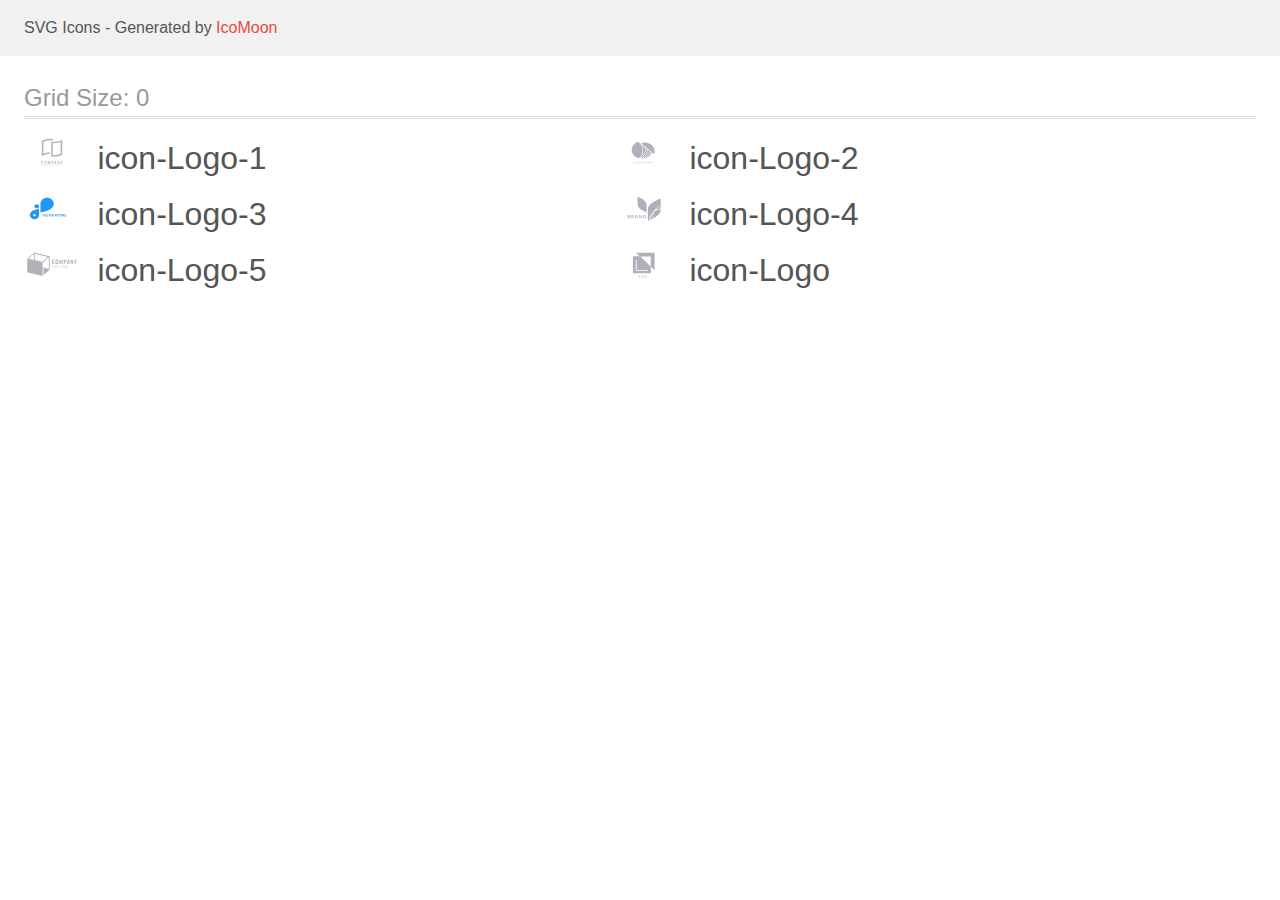
<file: images/icomoon (8)/demo.html>
<!doctype html>
<html>
<head>
    <title>IcoMoon - SVG Icons</title>
    <meta charset="utf-8">
    <meta name="viewport" content="width=device-width, initial-scale=1">
    <link rel="stylesheet" href="demo-files/demo.css">
    <link rel="stylesheet" href="style.css">
</head>
<body>
<svg aria-hidden="true" style="position: absolute; width: 0; height: 0; overflow: hidden;" version="1.1" xmlns="http://www.w3.org/2000/svg" xmlns:xlink="http://www.w3.org/1999/xlink">
<defs>
<symbol id="icon-Logo-1" viewBox="0 0 57 32">
<path fill="#afb1b8" style="fill: var(--color1, #afb1b8)" d="M26.727 3.165h-0.073c-0.112-0.007-0.224-0.010-0.336-0.012h-0.243c-0.212 0-0.428 0.005-0.642 0.016-0.007-0.001-0.016-0.001-0.024-0.001s-0.017 0-0.025 0.001l0.001-0c-2.059 0.12-3.971 0.635-5.699 1.47l0.090-0.039-0.23 0.111v11.809l0.54-0.183c0.474-0.163 0.978-0.309 1.5-0.445 1.29-0.345 2.775-0.553 4.305-0.573l0.012-0v1.551c-0.193 0.001-0.38 0.006-0.568 0.016h-0.045c-1.212 0.068-2.348 0.25-3.442 0.537l0.12-0.027c-1.503 0.382-2.82 0.91-4.044 1.586l0.087-0.044v-15.145c1.195-0.711 2.578-1.29 4.042-1.665l0.11-0.024c1.173-0.315 2.52-0.499 3.909-0.505h0.231c0.273 0.007 0.539 0.019 0.788 0.038 0.658 0.046 1.31 0.15 1.949 0.311v1.527c-0.544-0.133-1.189-0.234-1.849-0.282l-0.039-0.002-0.039-0.003c-0.132-0.011-0.263-0.022-0.386-0.022zM29.415 4.726c0.339 0.026 0.69 0.038 1.044 0.038 1.464-0.006 2.881-0.198 4.231-0.554l-0.117 0.026c1.502-0.383 2.819-0.912 4.043-1.587l-0.087 0.044v14.875c-1.195 0.71-2.578 1.289-4.042 1.665l-0.11 0.024c-1.173 0.314-2.52 0.498-3.91 0.503h-0.004c-0.029 0-0.062 0-0.096 0-1.020 0-2.010-0.128-2.955-0.368l0.083 0.018v-14.972c0.229 0.053 0.466 0.102 0.706 0.142 0.394 0.067 0.81 0.115 1.214 0.145zM36.985 4.842l-0.54 0.181c-0.496 0.167-0.997 0.316-1.5 0.449-1.344 0.36-2.888 0.569-4.48 0.575h-0.004c-0.352 0-0.676-0.010-0.989-0.030l-0.43-0.028v12.148l0.37 0.032c0.342 0.030 0.696 0.045 1.052 0.045 1.257-0.006 2.473-0.172 3.631-0.48l-0.1 0.023c1.059-0.269 1.977-0.608 2.848-1.031l-0.088 0.039 0.23-0.111v-11.812z"></path>
<path fill="#afb1b8" style="fill: var(--color1, #afb1b8)" d="M19.060 24.113c-0.145-0.15-0.348-0.243-0.572-0.243-0.010 0-0.020 0-0.030 0.001l0.001-0c-0.004-0-0.008-0-0.012-0-0.121 0-0.236 0.024-0.34 0.067l0.006-0.002c-0.205 0.082-0.364 0.243-0.442 0.444l-0.002 0.005c-0.043 0.107-0.063 0.22-0.062 0.335v2.023c-0.005 0.142 0.022 0.284 0.079 0.415 0.048 0.104 0.117 0.196 0.203 0.271 0.081 0.068 0.175 0.117 0.277 0.144 0.099 0.027 0.201 0.042 0.302 0.042 0.113 0.001 0.224-0.023 0.326-0.070 0.304-0.135 0.512-0.434 0.512-0.781v-0.226h-0.53v0.18c0 0.004 0 0.008 0 0.012 0 0.060-0.011 0.118-0.032 0.171l0.001-0.003c-0.018 0.045-0.044 0.083-0.077 0.114l-0 0c-0.061 0.047-0.137 0.076-0.221 0.077h-0c-0.009 0.001-0.020 0.002-0.031 0.002-0.089 0-0.168-0.043-0.216-0.11l-0.001-0.001c-0.044-0.071-0.071-0.158-0.071-0.251 0-0.007 0-0.014 0-0.021l-0 0.001v-1.887c-0.003-0.105 0.019-0.208 0.065-0.302 0.049-0.075 0.132-0.124 0.227-0.124 0.011 0 0.022 0.001 0.033 0.002l-0.001-0c0.003-0 0.006-0 0.010-0 0.092 0 0.174 0.045 0.226 0.114l0.001 0.001c0.055 0.071 0.088 0.162 0.088 0.26 0 0.004-0 0.008-0 0.012v-0.001 0.175h0.524v-0.206c0-0.003 0-0.006 0-0.009 0-0.124-0.024-0.243-0.067-0.352l0.002 0.006c-0.041-0.111-0.102-0.205-0.177-0.285l0 0zM22.202 24.091c-0.161-0.137-0.371-0.221-0.601-0.223h-0c-0.108 0-0.215 0.020-0.316 0.057-0.218 0.078-0.391 0.239-0.483 0.443l-0.002 0.005c-0.053 0.123-0.080 0.257-0.077 0.392v1.94c-0.004 0.137 0.023 0.272 0.077 0.397 0.048 0.105 0.117 0.197 0.205 0.271 0.081 0.075 0.176 0.133 0.279 0.171 0.101 0.037 0.208 0.057 0.316 0.057 0.231-0.001 0.442-0.087 0.603-0.229l-0.001 0.001c0.084-0.076 0.152-0.168 0.199-0.271 0.054-0.125 0.081-0.261 0.077-0.397v-1.941c0-0.005 0-0.011 0-0.017 0-0.135-0.029-0.264-0.080-0.381l0.002 0.006c-0.049-0.111-0.117-0.205-0.199-0.283l-0-0zM21.955 26.706c0.001 0.009 0.001 0.019 0.001 0.030 0 0.099-0.041 0.188-0.106 0.251l-0 0c-0.067 0.056-0.154 0.091-0.249 0.091s-0.182-0.034-0.25-0.091l0.001 0c-0.066-0.063-0.106-0.152-0.106-0.25 0-0.011 0-0.022 0.002-0.032l-0 0.001v-1.941c-0.001-0.009-0.001-0.019-0.001-0.030 0-0.098 0.041-0.187 0.106-0.25l0-0c0.067-0.056 0.154-0.091 0.249-0.091s0.182 0.034 0.25 0.091l-0.001-0c0.066 0.063 0.106 0.152 0.106 0.25 0 0.011-0 0.021-0.001 0.032l0-0.001v1.941zM26.329 27.573v-3.675h-0.508l-0.668 1.945h-0.009l-0.674-1.945h-0.503v3.674h0.525v-2.235h0.010l0.514 1.58h0.262l0.518-1.58h0.010v2.235h0.525zM29.311 24.157c-0.081-0.091-0.183-0.16-0.297-0.201-0.108-0.036-0.232-0.057-0.361-0.057-0.007 0-0.014 0-0.021 0h-0.779v3.675h0.524v-1.435h0.269c0.164 0.007 0.326-0.027 0.473-0.1 0.12-0.068 0.217-0.163 0.286-0.278l0.002-0.003c0.060-0.098 0.101-0.206 0.12-0.32 0.018-0.116 0.028-0.249 0.028-0.385 0-0.012-0-0.023-0-0.035l0 0.002c0.005-0.176-0.012-0.353-0.051-0.525-0.037-0.132-0.104-0.246-0.193-0.338l0 0zM29.041 25.277c-0.002 0.070-0.020 0.136-0.050 0.194l0.001-0.003c-0.030 0.056-0.077 0.101-0.133 0.128l-0.002 0.001c-0.065 0.030-0.14 0.047-0.22 0.047-0.010 0-0.019-0-0.028-0.001l0.001 0h-0.239v-1.249h0.27c0.008-0 0.016-0.001 0.025-0.001 0.077 0 0.149 0.017 0.214 0.048l-0.003-0.001c0.054 0.031 0.096 0.078 0.122 0.134l0.001 0.002c0.029 0.065 0.044 0.134 0.046 0.205v0.244c0 0.085 0.005 0.174 0 0.252h-0.005zM31.791 23.899h-0.429l-0.81 3.675h0.524l0.154-0.789h0.714l0.154 0.789h0.523l-0.829-3.675zM31.308 26.283l0.258-1.332h0.010l0.256 1.332h-0.523zM35.173 26.112h-0.010l-0.79-2.213h-0.503v3.675h0.523v-2.21h0.011l0.8 2.209h0.493v-3.674h-0.523v2.213zM38.372 23.899l-0.421 1.461h-0.011l-0.421-1.461h-0.554l0.719 2.122v1.553h0.524v-1.553l0.719-2.121h-0.555zM17.6 28.611h0.252v0.708h0.171v-0.708h0.251v-0.145h-0.674v0.146zM19.721 28.465l-0.331 0.853h0.182l0.070-0.194h0.34l0.073 0.194h0.187l-0.339-0.853h-0.182zM19.694 28.981l0.116-0.316 0.116 0.316h-0.232zM21.818 29.004h0.197v0.11c-0.055 0.044-0.126 0.072-0.203 0.072h-0c-0.004 0-0.008 0-0.012 0-0.068 0-0.129-0.032-0.169-0.081l-0-0c-0.040-0.057-0.063-0.127-0.063-0.203 0-0.007 0-0.013 0.001-0.020l-0 0.001c0-0.19 0.082-0.285 0.245-0.285 0.006-0.001 0.012-0.001 0.018-0.001 0.084 0 0.155 0.058 0.174 0.136l0 0.001 0.169-0.033c-0.036-0.166-0.156-0.251-0.362-0.251-0.003-0-0.007-0-0.011-0-0.11 0-0.211 0.042-0.287 0.11l0-0c-0.076 0.075-0.124 0.18-0.124 0.296 0 0.011 0 0.022 0.001 0.033l-0-0.001c-0 0.006-0 0.013-0 0.020 0 0.115 0.041 0.22 0.11 0.301l-0.001-0.001c0.075 0.078 0.181 0.126 0.297 0.126 0.009 0 0.018-0 0.027-0.001l-0.001 0c0.004 0 0.009 0 0.014 0 0.134 0 0.257-0.052 0.348-0.137l-0 0v-0.336h-0.37v0.144zM23.959 28.465h-0.173v0.853h0.597v-0.145h-0.425v-0.708zM25.77 28.465h-0.173v0.853h0.173v-0.853zM27.539 29.035l-0.349-0.57h-0.167v0.853h0.16v-0.557l0.343 0.557h0.172v-0.853h-0.158v0.57zM29.14 28.942h0.425v-0.145h-0.425v-0.187h0.457v-0.146h-0.63v0.853h0.647v-0.145h-0.475v-0.231zM33.020 28.802h-0.336v-0.336h-0.171v0.853h0.171v-0.373h0.336v0.373h0.172v-0.853h-0.172v0.337zM34.629 28.942h0.427v-0.145h-0.427v-0.187h0.459v-0.146h-0.629v0.853h0.646v-0.145h-0.475v-0.231zM36.812 28.943c0.149-0.023 0.224-0.102 0.224-0.237 0.001-0.007 0.001-0.015 0.001-0.024 0-0.068-0.033-0.128-0.085-0.166l-0.001-0c-0.063-0.032-0.137-0.051-0.216-0.051-0.012 0-0.023 0-0.035 0.001l0.002-0h-0.362v0.853h0.172v-0.357h0.034c0.004-0 0.009-0 0.014-0 0.034 0 0.066 0.007 0.094 0.020l-0.001-0.001c0.025 0.015 0.046 0.037 0.061 0.062l0.186 0.271h0.205l-0.104-0.166c-0.047-0.083-0.111-0.152-0.187-0.203l-0.002-0.001zM36.639 28.825h-0.126v-0.214h0.135c0.011-0.001 0.023-0.001 0.036-0.001 0.049 0 0.097 0.008 0.141 0.023l-0.003-0.001c0.023 0.021 0.037 0.050 0.037 0.083 0 0.037-0.018 0.069-0.045 0.090l-0 0c-0.043 0.014-0.092 0.021-0.142 0.021-0.011 0-0.022-0-0.033-0.001l0.002 0zM38.459 28.942h0.425v-0.145h-0.425v-0.187h0.459v-0.146h-0.631v0.853h0.647v-0.145h-0.475v-0.231z"></path>
</symbol>
<symbol id="icon-Logo-2" viewBox="0 0 57 32">
<path fill="#afb1b8" style="fill: var(--color1, #afb1b8)" d="M19.417 26.187c0.009 0 0.017 0.002 0.025 0.005s0.015 0.007 0.021 0.013l-0-0 0.116 0.111c-0.091 0.090-0.202 0.162-0.327 0.211-0.129 0.048-0.278 0.076-0.434 0.076-0.011 0-0.021-0-0.032-0l0.002 0c-0.149 0.003-0.298-0.021-0.436-0.071-0.128-0.046-0.237-0.114-0.33-0.2l0.001 0.001c-0.090-0.085-0.161-0.188-0.21-0.302l-0.002-0.006c-0.047-0.114-0.075-0.246-0.075-0.385 0-0.004 0-0.008 0-0.012v0.001c-0-0.006-0-0.013-0-0.020 0-0.272 0.118-0.516 0.305-0.684l0.001-0.001c0.099-0.087 0.218-0.155 0.349-0.201 0.143-0.048 0.296-0.072 0.45-0.070 0.008-0 0.018-0 0.028-0 0.139 0 0.273 0.024 0.398 0.067l-0.009-0.003c0.115 0.044 0.221 0.104 0.313 0.179l-0.098 0.118c-0.007 0.008-0.015 0.015-0.024 0.021l-0 0c-0.010 0.006-0.021 0.009-0.034 0.009-0.002 0-0.004-0-0.006-0l0 0c-0.016-0.001-0.030-0.005-0.043-0.012l0 0-0.052-0.032-0.073-0.041c-0.066-0.032-0.144-0.057-0.225-0.070l-0.005-0.001c-0.048-0.008-0.104-0.013-0.161-0.013-0.004 0-0.009 0-0.013 0h0.001c-0.003-0-0.007-0-0.011-0-0.112 0-0.219 0.020-0.319 0.055l0.007-0.002c-0.098 0.034-0.182 0.085-0.254 0.15l0.001-0.001c-0.073 0.068-0.128 0.149-0.164 0.237-0.038 0.089-0.059 0.193-0.059 0.302 0 0.004 0 0.008 0 0.011v-0.001c-0 0.004-0 0.008-0 0.013 0 0.11 0.022 0.215 0.061 0.311l-0.002-0.005c0.036 0.087 0.091 0.167 0.162 0.236 0.067 0.064 0.149 0.115 0.242 0.147 0.095 0.034 0.196 0.051 0.299 0.051 0.059 0.001 0.119-0.003 0.178-0.010 0.148-0.015 0.28-0.074 0.385-0.164l-0.001 0.001c0.015-0.012 0.034-0.020 0.055-0.020h0zM22.775 25.629c0 0.003 0 0.008 0 0.012 0 0.138-0.029 0.269-0.081 0.387l0.002-0.006c-0.052 0.12-0.126 0.222-0.218 0.304l-0.001 0.001c-0.097 0.086-0.211 0.154-0.337 0.198l-0.007 0.002c-0.132 0.045-0.284 0.071-0.442 0.071s-0.31-0.026-0.452-0.074l0.010 0.003c-0.132-0.047-0.245-0.115-0.342-0.202l0.001 0.001c-0.093-0.084-0.168-0.187-0.219-0.303l-0.002-0.006c-0.050-0.116-0.078-0.251-0.078-0.393s0.029-0.277 0.081-0.4l-0.003 0.007c0.050-0.115 0.125-0.22 0.221-0.309 0.097-0.085 0.213-0.15 0.341-0.194 0.132-0.046 0.284-0.072 0.442-0.072s0.31 0.026 0.452 0.075l-0.010-0.003c0.129 0.045 0.246 0.114 0.343 0.201 0.096 0.088 0.171 0.192 0.22 0.305 0.054 0.127 0.081 0.261 0.078 0.396zM22.47 25.629c0-0.005 0-0.011 0-0.017 0-0.108-0.020-0.211-0.058-0.305l0.002 0.006c-0.071-0.182-0.216-0.322-0.396-0.384l-0.005-0.001c-0.096-0.033-0.206-0.052-0.321-0.052s-0.225 0.019-0.329 0.054l0.007-0.002c-0.096 0.034-0.178 0.085-0.246 0.15l0-0c-0.068 0.064-0.122 0.143-0.156 0.232l-0.001 0.004c-0.035 0.094-0.055 0.202-0.055 0.316s0.020 0.222 0.058 0.322l-0.002-0.006c0.071 0.182 0.217 0.322 0.399 0.383l0.005 0.001c0.207 0.068 0.435 0.068 0.643 0 0.093-0.033 0.177-0.083 0.245-0.148 0.070-0.069 0.123-0.149 0.156-0.236 0.039-0.101 0.058-0.209 0.055-0.316zM25.067 25.96l0.031 0.070c0.011-0.025 0.021-0.048 0.033-0.070 0.013-0.027 0.026-0.050 0.039-0.072l-0.002 0.003 0.743-1.174c0.015-0.020 0.028-0.033 0.043-0.037s0.033-0.007 0.051-0.007c0.003 0 0.007 0 0.010 0l-0-0h0.22v1.909h-0.26v-1.463c-0.001-0.010-0.001-0.021-0.001-0.033s0-0.023 0.001-0.035l-0 0.002-0.748 1.19c-0.010 0.018-0.025 0.033-0.043 0.043l-0.001 0c-0.018 0.010-0.040 0.016-0.063 0.016-0 0-0.001 0-0.001 0h-0.042c-0 0-0.001 0-0.002 0-0.023 0-0.044-0.006-0.063-0.016l0.001 0c-0.018-0.010-0.033-0.025-0.043-0.043l-0-0.001-0.77-1.198v1.532h-0.251v-1.905h0.219c0.003-0 0.007-0 0.010-0 0.018 0 0.036 0.002 0.052 0.007l-0.001-0c0.018 0.008 0.032 0.021 0.041 0.037l0.759 1.175c0.014 0.020 0.026 0.042 0.037 0.066l0.001 0.003zM27.863 25.865v0.715h-0.29v-1.906h0.649c0.123-0.002 0.244 0.012 0.362 0.042 0.094 0.023 0.181 0.064 0.256 0.119 0.062 0.049 0.111 0.112 0.144 0.184l0.001 0.003c0.035 0.078 0.051 0.161 0.050 0.244 0 0.003 0 0.008 0 0.012 0 0.172-0.082 0.325-0.209 0.422l-0.001 0.001c-0.075 0.057-0.163 0.1-0.258 0.126-0.098 0.028-0.211 0.044-0.327 0.044-0.008 0-0.016-0-0.024-0l-0.351-0.005zM27.863 25.66h0.352c0.076 0.001 0.153-0.009 0.226-0.029 0.062-0.018 0.116-0.046 0.164-0.083l-0.001 0.001c0.082-0.068 0.133-0.169 0.133-0.282 0-0.002 0-0.003-0-0.005v0c0-0.006 0.001-0.013 0.001-0.021 0-0.049-0.011-0.095-0.030-0.137l0.001 0.002c-0.024-0.052-0.059-0.095-0.101-0.13l-0.001-0.001c-0.097-0.065-0.217-0.104-0.345-0.104-0.016 0-0.032 0.001-0.048 0.002l0.002-0h-0.352v0.786zM31.772 26.582h-0.229c-0.001 0-0.003 0-0.004 0-0.022 0-0.043-0.007-0.060-0.018l0 0c-0.016-0.011-0.029-0.026-0.038-0.044l-0-0.001-0.197-0.461h-0.994l-0.205 0.461c-0.018 0.037-0.055 0.062-0.099 0.062-0.001 0-0.002 0-0.003-0h-0.23l0.873-1.909h0.302l0.884 1.909zM30.332 25.874h0.82l-0.346-0.777c-0.027-0.059-0.048-0.118-0.066-0.179l-0.034 0.1c-0.010 0.030-0.021 0.059-0.032 0.081l-0.343 0.775zM33.029 24.683c0.017 0.008 0.032 0.020 0.043 0.034l1.273 1.439v-1.482h0.26v1.909h-0.145c-0.001 0-0.002 0-0.003 0-0.020 0-0.040-0.004-0.057-0.012l0.001 0c-0.018-0.009-0.034-0.021-0.047-0.035l-0-0-1.27-1.438c0.001 0.010 0.001 0.021 0.001 0.033s-0 0.023-0.001 0.034l0-0.002v1.419h-0.26v-1.909h0.154c0.018 0 0.036 0.003 0.052 0.009zM36.748 25.823v0.758h-0.291v-0.757l-0.804-1.15h0.26c0.002-0 0.004-0 0.006-0 0.021 0 0.040 0.006 0.056 0.016l-0-0c0.016 0.013 0.029 0.027 0.039 0.043l0.503 0.742c0.020 0.032 0.038 0.061 0.052 0.089s0.027 0.054 0.037 0.081l0.037-0.082c0.014-0.030 0.031-0.059 0.050-0.087l0.496-0.747c0.011-0.015 0.023-0.029 0.037-0.040l0-0c0.016-0.012 0.036-0.019 0.057-0.019 0.002 0 0.004 0 0.006 0h0.263l-0.805 1.155zM24.923 21.47c0.126 0.014 0.254 0.025 0.384 0.035 1.962-0.763 3.622-2.011 4.772-3.588s1.739-3.415 1.694-5.282l-2.162-1.878c0.439 1.988 0.234 4.043-0.594 5.935s-2.245 3.547-4.094 4.779z"></path>
<path fill="#afb1b8" style="fill: var(--color1, #afb1b8)" d="M24.151 21.382l0.058 0.011c1.975-1.228 3.481-2.942 4.323-4.922s0.981-4.133 0.4-6.181l-3.080-2.676c1.245 2.199 1.747 4.661 1.445 7.099-0.301 2.437-1.392 4.75-3.147 6.669zM34.596 14.841c-0.523 2.052-1.794 3.902-3.623 5.276-0.5 0.38-1.064 0.737-1.658 1.043l-0.065 0.030c1.49-0.38 2.859-1.053 4.003-1.966s2.030-2.042 2.592-3.3l-1.249-1.084z"></path>
<path fill="#afb1b8" style="fill: var(--color1, #afb1b8)" d="M34.106 14.539l-1.778-1.545c-0.034 1.762-0.611 3.483-1.669 4.986s-2.562 2.732-4.352 3.559h0.009c0.399 0 0.797-0.021 1.194-0.062 1.673-0.594 3.151-1.538 4.302-2.748s1.94-2.65 2.295-4.189zM24.409 6.485l-2.122-1.845c-1.897 0.637-3.527 1.756-4.68 3.212s-1.772 3.179-1.778 4.946c0.007 1.952 0.763 3.846 2.149 5.383 1.385 1.536 3.321 2.628 5.501 3.101 1.946-2.060 3.085-4.605 3.252-7.266s-0.647-5.299-2.323-7.531zM39.008 14.254c-0.007-2.316-1.070-4.535-2.955-6.173s-4.439-2.561-7.105-2.567c-0.006 0-0.014-0-0.021-0-1.281 0-2.512 0.213-3.66 0.606l0.079-0.024 12.989 11.286c0.423-0.919 0.671-1.995 0.672-3.128v-0z"></path>
</symbol>
<symbol id="icon-Logo-3" viewBox="0 0 57 32">
<path fill="#2196f3" style="fill: var(--color2, #2196f3)" d="M12.878 11.255h-0.002c-1.279 0-2.316 0.921-2.316 2.058v0.002c0 1.137 1.037 2.058 2.316 2.058h0.002c1.279 0 2.316-0.922 2.316-2.058v-0.001c0-1.137-1.037-2.059-2.316-2.059zM29.971 10.597c-0.004-1.579-0.711-3.092-1.967-4.209s-2.958-1.745-4.734-1.749c-1.777 0.003-3.481 0.631-4.737 1.748s-1.964 2.63-1.968 4.209v8.706s13.405-1.327 13.406-8.704v-0.002zM5.867 22.16c0.003 1.099 0.496 2.151 1.37 2.928s2.058 1.214 3.294 1.218c1.236-0.003 2.42-0.441 3.294-1.218s1.366-1.829 1.37-2.927v-6.058s-9.327 0.924-9.327 6.057zM10.53 23.245c-0.242 0-0.477-0.063-0.678-0.183-0.195-0.115-0.35-0.281-0.447-0.48l-0.003-0.007c-0.059-0.121-0.093-0.264-0.093-0.415 0-0.075 0.009-0.148 0.025-0.219l-0.001 0.007c0.047-0.211 0.163-0.404 0.334-0.556s0.388-0.255 0.625-0.297c0.072-0.013 0.154-0.021 0.239-0.021 0.168 0 0.328 0.030 0.476 0.085l-0.009-0.003c0.223 0.082 0.414 0.221 0.548 0.4s0.206 0.388 0.206 0.603c0.001 0.143-0.030 0.285-0.092 0.417-0.066 0.139-0.155 0.256-0.263 0.352l-0.001 0.001c-0.113 0.101-0.248 0.181-0.397 0.236-0.139 0.053-0.3 0.083-0.467 0.083-0 0-0.001 0-0.001 0h0v-0.004zM19.956 22.647h-0.9v0.93h-0.469v-2.276h1.482v0.38h-1.013v0.588h0.9v0.378zM22.209 22.491c0 0.224-0.039 0.42-0.118 0.589s-0.193 0.299-0.341 0.391c-0.139 0.086-0.308 0.138-0.489 0.138-0.006 0-0.012-0-0.018-0h0.001c-0.189 0-0.357-0.045-0.505-0.136-0.149-0.094-0.267-0.226-0.341-0.382l-0.002-0.006c-0.078-0.165-0.123-0.358-0.123-0.561 0-0.007 0-0.014 0-0.021v0.001-0.112c0-0.224 0.040-0.421 0.12-0.591 0.081-0.171 0.195-0.302 0.342-0.392 0.148-0.092 0.316-0.138 0.506-0.138s0.357 0.046 0.505 0.138c0.148 0.091 0.262 0.221 0.342 0.392 0.081 0.17 0.122 0.366 0.122 0.589v0.101zM21.734 22.388c0-0.238-0.043-0.42-0.128-0.544-0.076-0.113-0.203-0.186-0.348-0.186-0.006 0-0.013 0-0.019 0l0.001-0c-0.005-0-0.012-0-0.018-0-0.144 0-0.271 0.073-0.346 0.183l-0.001 0.001c-0.085 0.122-0.129 0.301-0.13 0.538v0.111c0 0.232 0.043 0.412 0.128 0.54s0.208 0.192 0.369 0.192c0.006 0 0.012 0 0.018 0 0.143 0 0.269-0.073 0.343-0.183l0.001-0.001c0.084-0.124 0.127-0.304 0.128-0.541v-0.111zM23.729 22.98c0-0.004 0-0.009 0-0.013 0-0.077-0.037-0.145-0.093-0.189l-0.001-0c-0.062-0.048-0.175-0.098-0.338-0.15-0.15-0.047-0.278-0.1-0.399-0.163l0.014 0.006c-0.259-0.14-0.388-0.328-0.388-0.564 0-0.123 0.034-0.233 0.103-0.328 0.070-0.097 0.17-0.172 0.299-0.227 0.13-0.054 0.276-0.081 0.437-0.081 0.163 0 0.307 0.029 0.435 0.089 0.127 0.059 0.226 0.141 0.295 0.249 0.071 0.107 0.107 0.229 0.107 0.365h-0.469c0-0.104-0.032-0.185-0.098-0.242-0.066-0.059-0.158-0.087-0.276-0.087-0.115 0-0.204 0.025-0.267 0.074-0.058 0.042-0.096 0.109-0.096 0.185 0 0.002 0 0.004 0 0.006v-0c0 0.074 0.037 0.136 0.111 0.186 0.075 0.050 0.185 0.097 0.33 0.14 0.267 0.080 0.461 0.18 0.583 0.299s0.183 0.267 0.183 0.444c0 0.197-0.075 0.352-0.224 0.464s-0.349 0.167-0.601 0.167c-0.175 0-0.334-0.032-0.478-0.096-0.135-0.057-0.247-0.148-0.328-0.261l-0.002-0.002c-0.070-0.105-0.112-0.234-0.112-0.373 0-0.005 0-0.010 0-0.015v0.001h0.47c0 0.251 0.15 0.377 0.45 0.377 0.111 0 0.198-0.022 0.261-0.067 0.057-0.041 0.093-0.107 0.093-0.182 0-0.003-0-0.006-0-0.009v0zM26.231 21.682h-0.697v1.895h-0.469v-1.895h-0.686v-0.38h1.853v0.38zM27.868 22.591h-0.9v0.61h1.056v0.377h-1.525v-2.276h1.522v0.38h-1.053v0.542h0.9v0.367zM29.142 22.744h-0.373v0.833h-0.469v-2.276h0.845c0.269 0 0.476 0.060 0.622 0.18s0.219 0.289 0.219 0.508c0 0.155-0.034 0.285-0.101 0.389-0.075 0.109-0.179 0.194-0.3 0.245l-0.005 0.002 0.492 0.93v0.021h-0.503l-0.427-0.832zM28.769 22.364h0.379c0.117 0 0.208-0.029 0.273-0.089 0.060-0.059 0.097-0.141 0.097-0.231 0-0.006-0-0.012-0-0.018l0 0.001c0-0.108-0.030-0.192-0.092-0.253s-0.154-0.092-0.28-0.092h-0.377v0.683zM31.609 22.775v0.802h-0.469v-2.276h0.887c0.171 0 0.321 0.031 0.45 0.094 0.13 0.062 0.23 0.151 0.3 0.267 0.069 0.115 0.105 0.245 0.105 0.392 0 0.223-0.077 0.399-0.229 0.528-0.153 0.128-0.363 0.193-0.633 0.193h-0.411zM31.609 22.396h0.419c0.124 0 0.219-0.029 0.283-0.087 0.066-0.059 0.099-0.142 0.099-0.25 0-0.005 0-0.011 0-0.017 0-0.098-0.037-0.187-0.099-0.254l0 0c-0.066-0.068-0.156-0.104-0.272-0.106h-0.43v0.715zM34.574 22.591h-0.9v0.61h1.056v0.377h-1.525v-2.276h1.522v0.38h-1.053v0.542h0.9v0.367zM36.75 21.682h-0.697v1.895h-0.469v-1.895h-0.687v-0.38h1.853v0.38zM38.387 22.591h-0.899v0.61h1.056v0.377h-1.525v-2.276h1.522v0.38h-1.053v0.542h0.9v0.367zM39.661 22.744h-0.373v0.833h-0.469v-2.276h0.846c0.269 0 0.476 0.060 0.622 0.18s0.219 0.289 0.219 0.508c0 0.155-0.034 0.285-0.101 0.389-0.075 0.109-0.179 0.194-0.301 0.245l-0.005 0.002 0.492 0.93v0.021h-0.503l-0.427-0.832zM39.287 22.364h0.378c0.117 0 0.209-0.029 0.273-0.089 0.060-0.059 0.097-0.141 0.097-0.232 0-0.006-0-0.012-0-0.018l0 0.001c0-0.108-0.030-0.192-0.092-0.253-0.060-0.061-0.154-0.092-0.279-0.092h-0.377v0.683zM42.042 22.98c0-0.004 0-0.009 0-0.013 0-0.077-0.037-0.146-0.094-0.189l-0.001-0c-0.062-0.048-0.175-0.098-0.338-0.15-0.15-0.047-0.278-0.1-0.399-0.163l0.014 0.006c-0.259-0.14-0.388-0.328-0.388-0.564 0-0.123 0.035-0.233 0.103-0.328 0.070-0.097 0.17-0.172 0.299-0.227 0.13-0.054 0.276-0.081 0.437-0.081 0.163 0 0.307 0.029 0.435 0.089 0.127 0.059 0.226 0.141 0.295 0.249 0.071 0.107 0.107 0.229 0.107 0.365h-0.469c0-0.104-0.032-0.185-0.098-0.242-0.066-0.059-0.158-0.087-0.276-0.087-0.115 0-0.204 0.025-0.267 0.074-0.058 0.042-0.096 0.109-0.096 0.186 0 0.002 0 0.003 0 0.005v-0c0 0.074 0.037 0.136 0.111 0.186s0.185 0.097 0.33 0.14c0.267 0.080 0.461 0.18 0.583 0.299s0.183 0.267 0.183 0.444c0 0.197-0.075 0.352-0.224 0.464s-0.349 0.167-0.601 0.167c-0.175 0-0.334-0.032-0.478-0.096-0.135-0.057-0.247-0.148-0.328-0.261l-0.002-0.002c-0.070-0.105-0.112-0.234-0.112-0.373 0-0.005 0-0.010 0-0.015v0.001h0.47c0 0.251 0.15 0.377 0.45 0.377 0.111 0 0.198-0.022 0.261-0.067 0.057-0.041 0.094-0.107 0.094-0.182 0-0.003-0-0.006-0-0.009v0z"></path>
</symbol>
<symbol id="icon-Logo-4" viewBox="0 0 57 32">
<path fill="#afb1b8" style="fill: var(--color1, #afb1b8)" d="M14.27 23.859c0.13 0.147 0.199 0.332 0.196 0.521 0.001 0.012 0.001 0.026 0.001 0.039 0 0.117-0.026 0.227-0.073 0.326l0.002-0.005c-0.056 0.119-0.135 0.218-0.232 0.296l-0.002 0.001c-0.221 0.152-0.494 0.243-0.789 0.243-0.032 0-0.064-0.001-0.096-0.003l0.004 0h-1.549v-3.301h1.517c0.027-0.002 0.058-0.003 0.090-0.003 0.279 0 0.539 0.083 0.756 0.225l-0.005-0.003c0.098 0.076 0.176 0.171 0.227 0.277 0.051 0.108 0.074 0.224 0.068 0.341 0.009 0.181-0.053 0.361-0.176 0.505-0.118 0.131-0.281 0.222-0.462 0.258 0.205 0.034 0.391 0.134 0.523 0.283zM12.454 23.361h0.649c0.147 0.010 0.293-0.029 0.412-0.11 0.047-0.039 0.085-0.088 0.109-0.144l0.001-0.003c0.019-0.043 0.030-0.092 0.030-0.145 0-0.011-0.001-0.022-0.001-0.033l0 0.001c0.001-0.008 0.001-0.018 0.001-0.028 0-0.053-0.011-0.104-0.031-0.15l0.001 0.002c-0.025-0.058-0.062-0.108-0.108-0.147l-0.001-0c-0.105-0.071-0.234-0.113-0.373-0.113-0.018 0-0.036 0.001-0.054 0.002l0.002-0h-0.638v0.867zM13.578 24.627c0.051-0.040 0.091-0.091 0.118-0.149l0.001-0.003c0.022-0.046 0.034-0.101 0.034-0.158 0-0.009-0-0.018-0.001-0.027l0 0.001c0-0.007 0.001-0.016 0.001-0.024 0-0.059-0.013-0.115-0.037-0.165l0.001 0.002c-0.029-0.061-0.070-0.112-0.121-0.151l-0.001-0.001c-0.112-0.076-0.249-0.121-0.397-0.121-0.015 0-0.030 0-0.045 0.001l0.002-0h-0.68v0.908h0.689c0.155 0.008 0.308-0.032 0.435-0.115zM17.371 25.278l-0.843-1.291h-0.317v1.291h-0.726v-3.302h1.374c0.029-0.002 0.064-0.003 0.098-0.003 0.323 0 0.622 0.107 0.862 0.287l-0.004-0.003c0.192 0.179 0.308 0.415 0.327 0.666 0.002 0.021 0.002 0.045 0.002 0.069 0 0.241-0.086 0.461-0.228 0.633l0.001-0.002c-0.171 0.175-0.396 0.296-0.649 0.335l-0.006 0.001 0.899 1.319h-0.789zM16.21 23.538h0.594c0.412 0 0.619-0.166 0.619-0.5 0-0.008 0.001-0.017 0.001-0.027 0-0.063-0.013-0.122-0.035-0.176l0.001 0.003c-0.028-0.067-0.068-0.124-0.118-0.171l-0-0c-0.113-0.085-0.255-0.136-0.41-0.136-0.020 0-0.040 0.001-0.060 0.003l0.003-0h-0.601l0.007 1.005zM21.339 24.613h-1.446l-0.255 0.665h-0.761l1.328-3.265h0.823l1.323 3.265h-0.761l-0.25-0.665zM21.145 24.114l-0.529-1.394-0.529 1.394h1.057zM26.305 25.278h-0.72l-1.616-2.245v2.245h-0.719v-3.302h0.719l1.616 2.259v-2.259h0.72v3.302zM30.418 24.488c-0.149 0.249-0.376 0.452-0.652 0.582-0.28 0.132-0.608 0.209-0.955 0.209-0.021 0-0.041-0-0.062-0.001l0.003 0h-1.282v-3.302h1.283c0.018-0 0.039-0.001 0.060-0.001 0.345 0 0.673 0.075 0.968 0.209l-0.015-0.006c0.276 0.128 0.503 0.329 0.652 0.576 0.148 0.269 0.226 0.565 0.226 0.867s-0.077 0.597-0.226 0.866zM29.593 24.409c0.196-0.205 0.317-0.482 0.318-0.788v-0c0-0.289-0.113-0.569-0.318-0.788-0.223-0.177-0.509-0.284-0.82-0.284-0.029 0-0.058 0.001-0.086 0.003l0.004-0h-0.5v2.138h0.5c0.025 0.002 0.054 0.003 0.083 0.003 0.311 0 0.596-0.107 0.822-0.285l-0.003 0.002zM21.79 3.609s9.3 3.215 9.103 7.867v7.869s-9.294-3.216-9.1-7.869l-0.003-7.867zM39.179 17.503c1.757-1.107 3.788-1.792 5.909-1.994v-2.464c-2.444 0.863-4.517 2.427-5.909 4.458z"></path>
<path fill="#afb1b8" style="fill: var(--color1, #afb1b8)" d="M38.124 18.245c1.437-2.651 3.93-4.696 6.964-5.716v-7.098s-13.245 4.58-12.965 11.205v11.203s0.59-0.205 1.519-0.589c0-0.358 0-0.719 0.043-1.083 0.274-3.075 1.87-5.925 4.439-7.924z"></path>
<path fill="#afb1b8" style="fill: var(--color1, #afb1b8)" d="M36.864 22.407c0.069-0.777 0.225-1.546 0.463-2.294-1.599 1.725-2.568 3.867-2.769 6.122-0.020 0.213-0.030 0.426-0.036 0.645 1.105-0.483 1.942-0.895 2.761-1.334l-0.214 0.105c-0.235-1.067-0.304-2.159-0.206-3.244zM37.391 22.447c-0.026 0.273-0.041 0.589-0.041 0.909 0 0.718 0.074 1.419 0.216 2.094l-0.012-0.066c3.619-1.983 7.685-5.046 7.528-8.748v-0.323c-2.586 0.265-5.004 1.3-6.885 2.946-0.415 0.932-0.702 2.014-0.804 3.148l-0.003 0.040z"></path>
</symbol>
<symbol id="icon-Logo-5" viewBox="0 0 57 32">
<path fill="#afb1b8" style="fill: var(--color1, #afb1b8)" d="M28.493 14.618c-0.203-0.262-0.326-0.596-0.326-0.958 0-0.036 0.001-0.071 0.004-0.107l-0 0.005v-1.538c0-0.471 0.107-0.829 0.321-1.075 0.213-0.245 0.581-0.367 1.101-0.366 0.489 0 0.837 0.105 1.042 0.313 0.224 0.266 0.333 0.591 0.308 0.919v0.362h-0.875v-0.366c0.003-0.119-0.005-0.239-0.026-0.358-0.015-0.087-0.060-0.161-0.125-0.212l-0.001-0.001c-0.079-0.053-0.175-0.084-0.279-0.084-0.013 0-0.026 0.001-0.039 0.001l0.002-0c-0.011-0.001-0.025-0.001-0.038-0.001-0.11 0-0.212 0.033-0.297 0.090l0.002-0.001c-0.072 0.058-0.124 0.139-0.145 0.232l-0 0.003c-0.022 0.105-0.035 0.226-0.035 0.351 0 0.010 0 0.021 0 0.031l-0-0.002v1.866c-0.014 0.18 0.025 0.36 0.112 0.524 0.045 0.056 0.104 0.1 0.172 0.126l0.003 0.001c0.051 0.020 0.111 0.032 0.173 0.032 0.019 0 0.037-0.001 0.055-0.003l-0.002 0c0.011 0.001 0.024 0.001 0.037 0.001 0.102 0 0.197-0.032 0.274-0.087l-0.002 0.001c0.068-0.056 0.115-0.135 0.13-0.224l0-0.002c0.020-0.124 0.030-0.249 0.027-0.374v-0.379h0.875v0.346c0.002 0.027 0.003 0.059 0.003 0.091 0 0.332-0.115 0.638-0.308 0.878l0.002-0.003c-0.201 0.228-0.544 0.342-1.047 0.342s-0.884-0.122-1.1-0.375zM32.137 14.634c-0.221-0.24-0.332-0.588-0.332-1.050v-1.618c0-0.457 0.11-0.803 0.332-1.037s0.59-0.351 1.109-0.35c0.515 0 0.882 0.117 1.103 0.35 0.221 0.235 0.333 0.58 0.333 1.037v1.617c0 0.457-0.112 0.807-0.337 1.049s-0.59 0.361-1.1 0.361-0.886-0.122-1.109-0.359zM33.653 14.245c0.079-0.149 0.115-0.314 0.105-0.478v-1.981c0.001-0.016 0.002-0.035 0.002-0.053 0-0.152-0.039-0.296-0.107-0.421l0.002 0.005c-0.046-0.057-0.107-0.101-0.176-0.128l-0.003-0.001c-0.051-0.020-0.11-0.031-0.171-0.031-0.021 0-0.042 0.001-0.062 0.004l0.002-0c-0.018-0.002-0.038-0.004-0.059-0.004-0.062 0-0.121 0.011-0.176 0.032l0.003-0.001c-0.072 0.027-0.133 0.071-0.179 0.128l-0.001 0.001c-0.080 0.147-0.116 0.308-0.105 0.469v1.99c-0.011 0.165 0.025 0.329 0.105 0.479 0.051 0.050 0.114 0.091 0.185 0.118 0.067 0.027 0.144 0.042 0.225 0.042s0.158-0.016 0.229-0.044l-0.004 0.001c0.071-0.028 0.133-0.068 0.185-0.118v-0.010zM35.735 10.626h0.942l0.708 2.984 0.725-2.984h0.916l0.093 4.307h-0.678l-0.073-2.994-0.699 2.994h-0.544l-0.724-3.005-0.067 3.005h-0.685l0.085-4.307zM40.176 10.626h1.468c0.845 0 1.268 0.407 1.268 1.223 0 0.781-0.445 1.171-1.335 1.17h-0.5v1.914h-0.906l0.005-4.308zM41.43 12.467c0.090 0.010 0.18 0.003 0.267-0.021 0.085-0.023 0.165-0.062 0.231-0.115 0.104-0.146 0.15-0.316 0.131-0.486 0.001-0.014 0.001-0.031 0.001-0.047 0-0.122-0.016-0.241-0.047-0.353l0.002 0.009c-0.014-0.046-0.037-0.085-0.067-0.119l0 0c-0.032-0.035-0.070-0.064-0.112-0.085l-0.002-0.001c-0.105-0.045-0.228-0.071-0.357-0.071-0.017 0-0.033 0-0.050 0.001l0.002-0h-0.351v1.287h0.352zM44.219 10.626h0.973l0.998 4.307h-0.845l-0.197-0.993h-0.868l-0.203 0.993h-0.857l0.998-4.307zM45.050 13.442l-0.339-1.808-0.339 1.808h0.677zM46.996 10.626h0.635l1.213 2.457v-2.457h0.752v4.307h-0.603l-1.221-2.565v2.565h-0.777l0.002-4.307zM51.357 13.291l-1.009-2.659h0.85l0.616 1.708 0.578-1.708h0.832l-0.997 2.659v1.642h-0.869v-1.643zM29.892 16.817v0.225h-0.739v1.75h-0.31v-1.75h-0.743v-0.225h1.792zM32.21 18.793h-0.239c-0.002 0-0.004 0-0.007 0-0.023 0-0.044-0.007-0.061-0.019l0 0c-0.017-0.011-0.031-0.026-0.039-0.045l-0-0.001-0.214-0.469h-1.026l-0.213 0.469c-0.007 0.021-0.018 0.039-0.033 0.053l-0 0c-0.017 0.012-0.039 0.019-0.062 0.019-0.002 0-0.004-0-0.006-0h-0.239l0.906-1.975h0.315l0.917 1.968zM30.709 18.059h0.855l-0.363-0.804c-0.023-0.051-0.046-0.112-0.064-0.176l-0.003-0.010c-0.013 0.037-0.023 0.074-0.034 0.105l-0.033 0.083-0.358 0.803zM33.771 18.598c0.057 0.003 0.114 0.003 0.171 0 0.049-0.004 0.097-0.012 0.145-0.023 0.044-0.009 0.088-0.021 0.131-0.036 0.040-0.014 0.080-0.031 0.121-0.049v-0.444h-0.362c-0.001 0-0.002 0-0.003 0-0.017 0-0.033-0.006-0.046-0.016l0 0c-0.006-0.004-0.010-0.010-0.014-0.016l-0-0c-0.003-0.005-0.004-0.011-0.004-0.018 0-0.001 0-0.001 0-0.002v0-0.151h0.703v0.757c-0.11 0.068-0.237 0.123-0.372 0.158l-0.010 0.002c-0.075 0.019-0.15 0.033-0.227 0.041-0.088 0.009-0.176 0.012-0.265 0.012-0.003 0-0.007 0-0.011 0-0.159 0-0.312-0.027-0.455-0.077l0.010 0.003c-0.14-0.049-0.26-0.119-0.364-0.208l0.002 0.001c-0.097-0.086-0.176-0.19-0.231-0.307l-0.002-0.006c-0.053-0.117-0.083-0.253-0.083-0.397 0-0.004 0-0.009 0-0.013v0.001c-0-0.004-0-0.008-0-0.012 0-0.145 0.030-0.283 0.084-0.407l-0.003 0.007c0.052-0.117 0.132-0.224 0.234-0.313 0.103-0.089 0.227-0.158 0.363-0.205 0.155-0.051 0.32-0.076 0.485-0.074 0.084 0 0.169 0.005 0.252 0.017 0.074 0.011 0.146 0.027 0.215 0.050 0.064 0.020 0.124 0.047 0.181 0.078 0.055 0.031 0.108 0.065 0.158 0.103l-0.087 0.122c-0.007 0.011-0.017 0.020-0.029 0.026l-0 0c-0.012 0.007-0.026 0.010-0.042 0.011h-0c-0.021-0-0.040-0.006-0.057-0.016l0.001 0c-0.037-0.017-0.066-0.033-0.094-0.050l0.005 0.003c-0.034-0.019-0.074-0.037-0.115-0.052l-0.006-0.002c-0.046-0.017-0.102-0.032-0.16-0.043l-0.007-0.001c-0.065-0.011-0.141-0.017-0.218-0.017-0.004 0-0.008 0-0.013 0h0.001c-0.003-0-0.007-0-0.011-0-0.121 0-0.238 0.020-0.346 0.057l0.008-0.002c-0.101 0.035-0.192 0.088-0.267 0.156-0.072 0.067-0.129 0.149-0.166 0.241l-0.002 0.005c-0.038 0.098-0.061 0.211-0.061 0.329s0.022 0.232 0.063 0.336l-0.002-0.006c0.039 0.093 0.101 0.178 0.181 0.249 0.074 0.068 0.164 0.121 0.264 0.156 0.115 0.034 0.237 0.047 0.359 0.039zM36.659 18.567h0.989v0.225h-1.291v-1.975h0.309l-0.007 1.75zM38.677 18.793h-0.309v-1.975h0.309v1.975zM39.83 16.827c0.019 0.009 0.034 0.021 0.047 0.036l0 0 1.324 1.489c-0.001-0.011-0.001-0.023-0.001-0.035s0-0.025 0.001-0.037l-0 0.002v-1.472h0.27v1.984h-0.156c-0.003 0-0.007 0-0.010 0-0.021 0-0.040-0.004-0.058-0.012l0.001 0c-0.019-0.010-0.035-0.022-0.048-0.037l-0-0-1.323-1.488v1.536h-0.259v-1.975h0.161c0.018 0 0.035 0.003 0.051 0.009zM43.753 16.817v0.217h-1.098v0.652h0.89v0.21h-0.89v0.674h1.098v0.218h-1.417v-1.971h1.417zM11.286 4.617l13.757 3.372v11.818l-13.757-3.371v-11.82zM10.404 3.609v13.401l15.52 3.806v-13.399l-15.52-3.807z"></path>
<path fill="#afb1b8" style="fill: var(--color1, #afb1b8)" d="M18.722 27.036l-15.522-3.809v-13.399l15.522 3.807v13.401z"></path>
<path fill="#afb1b8" style="fill: var(--color1, #afb1b8)" d="M10.661 4.465l13.578 3.33-5.774 4.987-13.579-3.332 5.776-4.986zM10.404 3.609l-7.204 6.219 15.522 3.808 7.202-6.22-15.52-3.807zM19.595 26.282l6.329-5.466-6.33-1.552v7.019z"></path>
</symbol>
<symbol id="icon-Logo" viewBox="0 0 57 32">
<path fill="#afb1b8" style="fill: var(--color1, #afb1b8)" d="M20.267 3.733l3.738 3.538-6.938-0.004v17.167h18.133v-6.564l3.733 3.534v-17.671h-18.667zM35.036 17.455l-10.597-10.032h10.597v10.032zM31.746 21.923h-11.81v-11.545h0.835v10.763h10.975v0.781zM22.725 26.72l-0.436 0.899-0.436-0.899h-0.366l0.637 1.198v0.698h0.331v-0.698l0.635-1.198h-0.364zM23.274 28.616l0.154-0.442h0.734l0.155 0.442h0.344l-0.717-1.896h-0.296l-0.716 1.896h0.342zM23.794 27.123l0.275 0.786h-0.549l0.275-0.787zM25.531 27.863c-0.045 0.067-0.071 0.149-0.071 0.238 0 0.001 0 0.002 0 0.003v-0c0 0.16 0.056 0.29 0.168 0.389s0.263 0.149 0.45 0.149c0.188 0 0.349-0.051 0.485-0.153l0.107 0.126h0.367l-0.278-0.33c0.109-0.149 0.164-0.341 0.164-0.574h-0.275c0 0.128-0.027 0.244-0.079 0.348l-0.366-0.432 0.129-0.094c0.078-0.053 0.144-0.119 0.195-0.195l0.002-0.003c0.038-0.061 0.060-0.136 0.060-0.216 0-0.001 0-0.002 0-0.003v0c0-0.002 0-0.005 0-0.007 0-0.117-0.051-0.221-0.132-0.293l-0-0c-0.084-0.076-0.197-0.123-0.32-0.123-0.007 0-0.013 0-0.020 0l0.001-0c-0.153 0-0.274 0.044-0.364 0.13s-0.135 0.203-0.135 0.352c0 0.061 0.014 0.123 0.043 0.189 0.030 0.065 0.082 0.144 0.155 0.237-0.14 0.101-0.235 0.188-0.282 0.261zM26.387 28.283c-0.081 0.066-0.185 0.106-0.299 0.107h-0c-0.005 0-0.010 0-0.015 0-0.082 0-0.156-0.031-0.212-0.083l0 0c-0.052-0.052-0.085-0.123-0.085-0.203 0-0.004 0-0.007 0-0.011l-0 0.001c0-0.101 0.052-0.192 0.156-0.271l0.041-0.029 0.414 0.489zM26.047 27.443c-0.090-0.11-0.134-0.202-0.134-0.275 0-0.063 0.019-0.116 0.055-0.157 0.034-0.039 0.084-0.063 0.139-0.063 0.003 0 0.005 0 0.008 0h-0c0.002-0 0.004-0 0.007-0 0.052 0 0.1 0.020 0.135 0.054l-0-0c0.037 0.035 0.056 0.077 0.056 0.126 0 0.002 0 0.005 0 0.007 0 0.071-0.031 0.134-0.080 0.177l-0 0-0.041 0.032-0.145 0.099zM29.133 28.473c0.13-0.114 0.205-0.272 0.224-0.474h-0.328c-0.018 0.135-0.059 0.232-0.124 0.29s-0.163 0.087-0.292 0.087c-0.141 0-0.249-0.054-0.323-0.162s-0.11-0.264-0.11-0.469v-0.167c0.002-0.203 0.041-0.355 0.117-0.46 0.077-0.105 0.188-0.157 0.331-0.157 0.123 0 0.217 0.030 0.28 0.091s0.104 0.158 0.12 0.294h0.328c-0.021-0.207-0.095-0.368-0.222-0.482s-0.296-0.171-0.506-0.171c-0.155 0-0.292 0.037-0.411 0.111-0.119 0.076-0.213 0.183-0.27 0.31l-0.002 0.005c-0.060 0.133-0.096 0.288-0.096 0.451 0 0.008 0 0.016 0 0.023l-0-0.001v0.177c0.003 0.174 0.035 0.327 0.098 0.46s0.151 0.234 0.266 0.306c0.116 0.071 0.249 0.107 0.4 0.107 0.216 0 0.389-0.056 0.519-0.169zM31.069 28.207c0.064-0.141 0.097-0.304 0.097-0.49v-0.105c0-0.006 0-0.013 0-0.020 0-0.169-0.036-0.329-0.102-0.473l0.003 0.007c-0.060-0.134-0.156-0.243-0.274-0.318l-0.003-0.002c-0.119-0.075-0.256-0.112-0.411-0.112s-0.291 0.037-0.411 0.113c-0.119 0.075-0.211 0.182-0.277 0.324-0.062 0.137-0.098 0.297-0.098 0.466 0 0.008 0 0.016 0 0.025l-0-0.001v0.107c0.001 0.181 0.034 0.341 0.099 0.48 0.066 0.139 0.159 0.246 0.279 0.322 0.121 0.075 0.258 0.112 0.411 0.112 0.156 0 0.293-0.037 0.412-0.112 0.119-0.076 0.212-0.183 0.276-0.323zM30.716 27.135c0.080 0.112 0.119 0.274 0.119 0.484v0.099c0 0.213-0.039 0.376-0.118 0.487-0.078 0.111-0.19 0.167-0.336 0.167-0.004 0-0.009 0-0.014 0-0.134 0-0.253-0.067-0.324-0.17l-0.001-0.001c-0.081-0.114-0.121-0.275-0.121-0.483v-0.109c0.002-0.204 0.043-0.362 0.122-0.473 0.071-0.102 0.188-0.168 0.321-0.168 0.005 0 0.010 0 0.014 0l-0.001-0c0.146 0 0.259 0.056 0.338 0.168z"></path>
</symbol>
</defs>
</svg>

<header class="bgc1 clearfix">
<div class="mhl">
    <p>SVG Icons - Generated by <a href="https://icomoon.io/app">IcoMoon</a></p>
</div>
</header>
    <div class="clearfix mhl ptl">
        <h1 class="mvm mtn fgc1">Grid Size: 0</h1>
        <div class="glyph fs1">
            <div class="clearfix pbs">
                <svg class="icon icon-Logo-1"><use xlink:href="#icon-Logo-1"></use></svg><span class="name"> icon-Logo-1</span>
            </div>
        </div>
        <div class="glyph fs1">
            <div class="clearfix pbs">
                <svg class="icon icon-Logo-2"><use xlink:href="#icon-Logo-2"></use></svg><span class="name"> icon-Logo-2</span>
            </div>
        </div>
        <div class="glyph fs1">
            <div class="clearfix pbs">
                <svg class="icon icon-Logo-3"><use xlink:href="#icon-Logo-3"></use></svg><span class="name"> icon-Logo-3</span>
            </div>
        </div>
        <div class="glyph fs1">
            <div class="clearfix pbs">
                <svg class="icon icon-Logo-4"><use xlink:href="#icon-Logo-4"></use></svg><span class="name"> icon-Logo-4</span>
            </div>
        </div>
        <div class="glyph fs1">
            <div class="clearfix pbs">
                <svg class="icon icon-Logo-5"><use xlink:href="#icon-Logo-5"></use></svg><span class="name"> icon-Logo-5</span>
            </div>
        </div>
        <div class="glyph fs1">
            <div class="clearfix pbs">
                <svg class="icon icon-Logo"><use xlink:href="#icon-Logo"></use></svg><span class="name"> icon-Logo</span>
            </div>
        </div>
  </div>
<script defer src="svgxuse.js"></script>
</body>
</html>
</file>
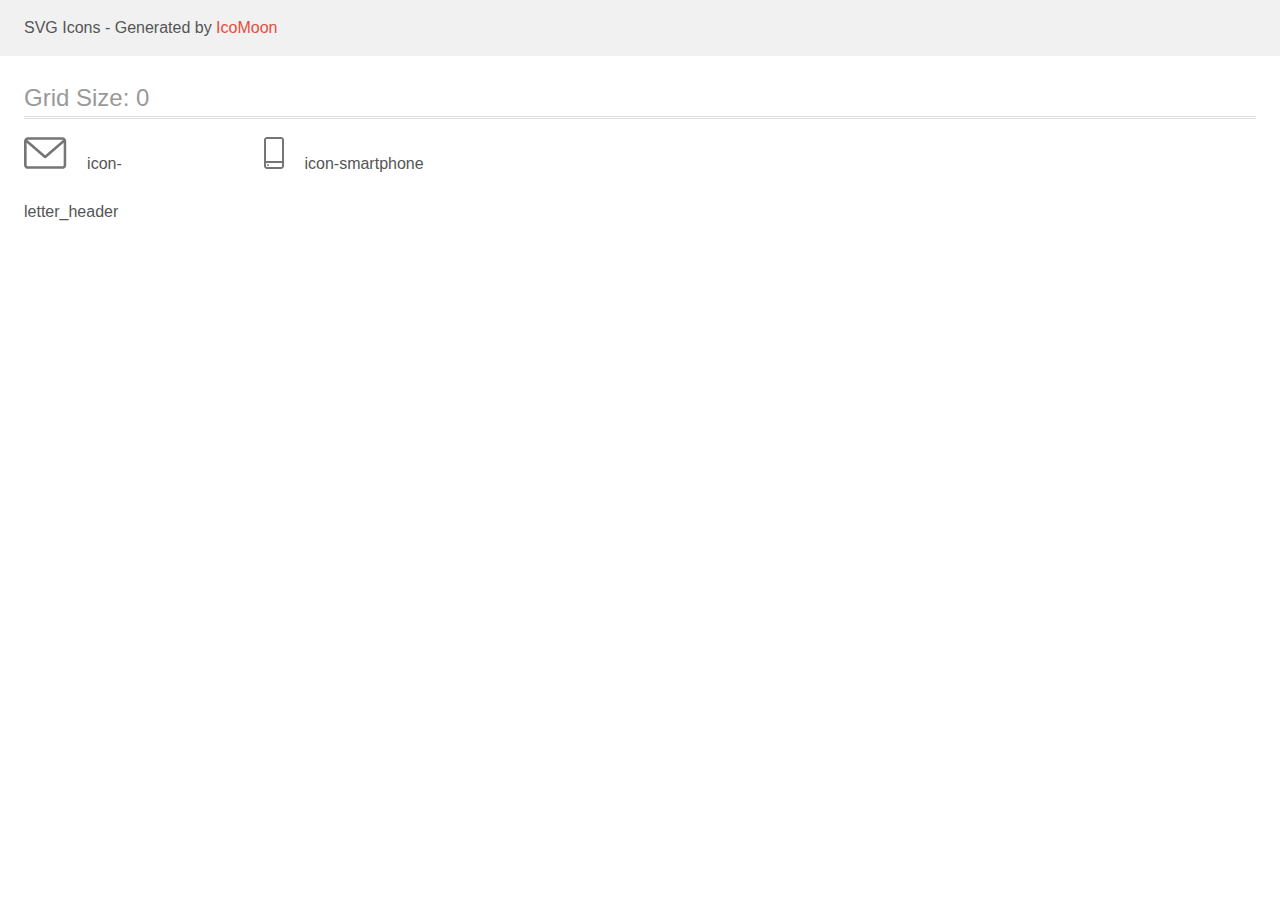
<file: images/icomoon (9)/demo.html>
<!doctype html>
<html>
<head>
    <title>IcoMoon - SVG Icons</title>
    <meta charset="utf-8">
    <meta name="viewport" content="width=device-width, initial-scale=1">
    <link rel="stylesheet" href="demo-files/demo.css">
    <link rel="stylesheet" href="style.css">
</head>
<body>
<svg aria-hidden="true" style="position: absolute; width: 0; height: 0; overflow: hidden;" version="1.1" xmlns="http://www.w3.org/2000/svg" xmlns:xlink="http://www.w3.org/1999/xlink">
<defs>
<symbol id="icon-letter_header" viewBox="0 0 43 32">
<path fill="#757575" style="fill: var(--color1, #757575)" d="M38.667 0h-34.667c-2.205 0-4 1.795-4 4v24c0 2.205 1.795 4 4 4h34.667c2.205 0 4-1.795 4-4v-24c0-2.205-1.795-4-4-4zM38.667 2.667c0.181 0 0.355 0.037 0.512 0.104l-17.845 15.467-17.845-15.467c0.151-0.065 0.327-0.104 0.512-0.104h34.667zM38.667 29.333h-34.667c-0.736 0-1.333-0.597-1.333-1.333v0-22.413l17.792 15.421c0.233 0.203 0.539 0.327 0.875 0.327s0.642-0.124 0.876-0.328l-0.002 0.001 17.792-15.421v22.413c0 0.736-0.597 1.333-1.333 1.333v0z"></path>
</symbol>
<symbol id="icon-smartphone" viewBox="0 0 20 32">
<path fill="#757575" style="fill: var(--color1, #757575)" d="M17 0h-14c-1.654 0-3 1.346-3 3v26c0 1.654 1.346 3 3 3h14c1.654 0 3-1.346 3-3v-26c0-1.654-1.346-3-3-3zM3 2h14c0.552 0 1 0.448 1 1v0 21h-16v-21c0-0.552 0.448-1 1-1v0zM17 30h-14c-0.552 0-1-0.448-1-1v0-3h16v3c0 0.552-0.448 1-1 1v0z"></path>
<path fill="#757575" style="fill: var(--color1, #757575)" d="M4.708 27.478c0.18 0.163 0.293 0.399 0.293 0.66s-0.113 0.497-0.292 0.659l-0.001 0.001c-0.186 0.17-0.435 0.275-0.708 0.275s-0.522-0.104-0.709-0.275l0.001 0.001c-0.18-0.163-0.293-0.399-0.293-0.66s0.113-0.497 0.292-0.659l0.001-0.001c0.186-0.17 0.435-0.275 0.708-0.275s0.522 0.104 0.709 0.275l-0.001-0.001z"></path>
</symbol>
</defs>
</svg>

<header class="bgc1 clearfix">
<div class="mhl">
    <p>SVG Icons - Generated by <a href="https://icomoon.io/app">IcoMoon</a></p>
</div>
</header>
    <div class="clearfix mhl ptl">
        <h1 class="mvm mtn fgc1">Grid Size: 0</h1>
        <div class="glyph fs1">
            <div class="clearfix pbs">
                <svg class="icon icon-letter_header"><use xlink:href="#icon-letter_header"></use></svg><span class="name"> icon-letter_header</span>
            </div>
        </div>
        <div class="glyph fs1">
            <div class="clearfix pbs">
                <svg class="icon icon-smartphone"><use xlink:href="#icon-smartphone"></use></svg><span class="name"> icon-smartphone</span>
            </div>
        </div>
  </div>
<script defer src="svgxuse.js"></script>
</body>
</html>
</file>
<file: css/style.css>
/*-- html-stylee----*/
html {
  box-sizing: border-box;
}
*,
*::before,
*::after {
  box-sizing: inherit;
}
h1, h2, h3, p, ul, nav {
  margin: 0;
  padding: 0;
}
/*--variables-selectors--*/
:root {
  --primary-text-color: #212121;
  --secondary-text-color: #757575;
  --third-text-color: #ffffff;
  --primary-font-family: Roboto, sans-serif;
  --secondary-font-family: Raleway, sans-serif;
  --accent-color: #2196f3;
  --background-origin: #ffffff;
  --background-first-composite: #2f303a;
  --background-second-composite: #f5f4fa;
  --timing-function: 250ms cubic-bezier(0.4, 0, 0.2, 1);
}
/*--body-style--*/
.body {
  font-family: var(--primary-font-family);
  color: var(--primary-text-color);
  background-color: var(--background-origin);
  }
.list {
  list-style: none;
}
.link {
  text-decoration: none;
}
/*-----container-------*/
.container {
  width: 1200px;
  padding: 0 15px;
  margin-left: auto;
  margin-right: auto;
        }
  .flex-container {
  display: flex;
        }

  .section {
    padding-bottom: 94px;
    padding-top: 94px;
  }

/*--------INDEX-PAGE--------*/

/*--header-navigation--*/


.section-header {
border-bottom: 1px solid rgb(236, 236, 236, 1);
}
.text-logo {
  font-family: var(--secondary-font-family);
  font-weight: 700;
  font-size: 26px;
  line-height: 1.19;
  letter-spacing: 0.03em;
  color: var(--accent-color);
}
.logo-text-studio {
  color: var(--primary-text-color);
}
.nav-link:hover {
  color: var(--accent-color);
}
.nav-link:focus {
  color: var(--accent-color);
}
.link-studio {
position: relative;
}

.nav-accent::after {
  content: "";
  position: absolute;
  left: 0;
  bottom: -6px;
  display: block;
  width: 100%;
  height: 4px;
  background: var(--accent-color);
border-radius: 2px;
transform: scalex(1);
transition:transform var(--timing-function);
}

.link-portfolio {
  position: relative;
  }

.nav-accent::after {
  content: "";
  position: absolute;
  left: 0;
  bottom: 0;
  display: block;
  width: 100%;
  height: 4px;
  background: var(--accent-color);
border-radius: 2px;
transform: scalex(1);
transition:transform var(--timing-function);
}
.nav-list {
  display: flex;
  margin-left: auto;
  }
 .nav-link {
display: flex;
}
.logo-list {
  display: flex;
  }
.logo-link {
margin-right: 93px;
padding-top: 24px;
padding-bottom: 25px;
}
.item-studio {
min-width: 49px;
margin-right: 50px;
}
.item-portfolio {
  min-width: 77px;
  margin-right: 50px;
 }
.item-contacts {
 margin-left: auto;
}
.item-e-mail  {
 min-width: 135px;
  margin-right: 50px;
 }
.item-phone {
  min-width: 122px;
  margin-right: 0;
   }
   .list-link::before,
.list-link::after {
  content: "";
  width: 24px;
  height: 24px;
  background-size: contain;
}
.link-e-mail {
display: flex;
align-items: center;
fill: currentColor;
transition: color var(--timing-function);
}
.mail-icon {
  margin-right: 10px;
  }
.link-phone {
  display: flex;
  align-items: center;
  fill: currentColor;
  transition: color var(--timing-function);
  }
  .phone-icon {
    margin-right: 10px;
      }
  
  .nav-list.link-phone:hover {
    color: var(--accent-color);
    }
  .nav-list.link-phone:focus {
    color: var(--accent-color);
  }

.text-nav-buttons {
   font-weight: 500;
  font-size: 14px;
  line-height: 1.14;
  letter-spacing: 0.02em;
  color: currentColor;
  padding-top: 32px;
  padding-bottom: 32px;
}
.nav-accent {
  color: var(--accent-color);
}
.text-nav-contacts {
  font-weight: 500;
  font-size: 14px;
  line-height: 1.14;
  letter-spacing: 0.02em;
  color: var(--secondary-text-color);
  padding-top: 32px;
  padding-bottom: 32px;
  transition: color var(--timing-function);
}
.text-nav-contacts:hover,
.text-nav-contacts:focus{
  color: var(--accent-color);
}
/*--hero--------------*/

.section-hero {
  background-image: linear-gradient( to right,
   rgba(47, 48, 58, 0.4),
    rgba(47, 48, 58, 0.4) ),
     url("../images/img_hero_png.png");
background-color: var(--background-first-composite);
outline: 1px solid rgba(47, 48, 58, 0.4);
max-width: 1600px;
height: 600px;
background-repeat: no-repeat;
background-position: 100%;
background-size: cover;
text-align: center;
padding-top: 200px;
padding-bottom: 200px;
margin-left: auto;
margin-right: auto;
}

.title-hero {
  width: 696px;
  margin-top: 0;
  margin-bottom: 30px;
  margin-left: auto;
  margin-right: auto;

  font-weight: 900;
  font-size: 44px;
  line-height: 1.36;
  letter-spacing: 0.06em;
  text-transform: uppercase;
  color: var(--third-text-color);
}

.button-order {
  min-width: 200px;
  cursor: pointer;
  background-color: var(--accent-color);
margin-left: auto;
margin-right: auto;
  border-radius: 4px;
  box-shadow: 0px 4px 4px rgba(0, 0, 0, 0.15);
  border-radius: 4px;
  transition: background-color var(--timing-function), box-shadow var(--timing-function);
}
.text-button-order {
  padding: 10px 32px;
  font-weight: 700;
  font-size: 16px;
  line-height: 1.88;
  letter-spacing: 0.06em;
  border: none;
  color: var(--third-text-color);
}
.button-order:hover, .button-order:focus {
  background-color: #188CE8;
  }
 /*------Backdrop---------*/
 .backdrop{
 position: fixed;
width: 100%;
height: 100%;
left: 0px;
top: 0px;
z-index: 100;
opacity: 1;
background: rgba(0, 0, 0, 0.2);
visibility: visible;
pointer-events: auto;
transition: opacity var(--timing-function),
visibility var(--timing-function);
}

.backdrop.is-hidden {
opacity: 0;
visibility: hidden;
pointer-events: none;
}
/*-------Modal------------*/
.modal { 
position: absolute;
min-width: 528px;
min-height: 581px;
left: 50%;
top: 50%;
padding-bottom: 40px;
padding-left:40px;
padding-top: 40px;
padding-right: 40px;
background: #FFFFFF;
box-shadow: 0px 1px 3px rgba(0, 0, 0, 0.12), 0px 1px 1px rgba(0, 0, 0, 0.14), 0px 2px 1px rgba(0, 0, 0, 0.2);
border-radius: 4px;
transform: translate(-50%, -50%);
transition: background-color var(--timing-function), transform var(--timing-function);

}
.modal-close-btn {
position: absolute;
  background-color: #FFFFFF;
  border: 1px solid rgba(0, 0, 0, 0.1);
  width: 30px;
  height: 30px;
  left: auto;
  top: 8px;
  right: 8px;
  border-radius: 50%;
  padding: 0;
  display: flex;
  align-items: center;
  justify-content: center;
  cursor: pointer;
}
.close-modal-icon {
  fill: currentColor;
  transition: fill var(--timing-function);
}
.modal-close-btn:hover .close-modal-icon {
fill: var(--accent-color);
}
.modal-close-btn:focus .close-modal-icon{
  color: var(--accent-color);
  }
/*------Modal-form----*/
.signup_form {
  display: flex;
  flex-direction: column;
  width: 100%;
   }
.title-form {
  width: 448px;
  height: 23px;
  left: 576px;
  top: 261px;
  
  font-family: var(--primary-font-family);
  font-style: normal;
  font-weight: 700;
  font-size: 20px;
  line-height: 23px;
  text-align: center;
  letter-spacing: 0.03em;
  margin-bottom: 30px;
  color: var(--primary-text-color);
}
.labels-signup {
margin-bottom: 10px;
}
.modal-input-wrapper {
position: relative;
display: block;
}
.contact-form-input {
  width: 100%;
  height: 40px;
  left: auto;
  padding-left: 42px;
  bottom: 28px;
  border: 1px solid rgba(33, 33, 33, 0.2);
  border-radius: 4px;
  transform: border var(--timing-function);
}
.contacts-form-icon {
  position: absolute;
  top: 50%;
  left: 14px;
  transform: translateY(-50%);
  display: block;
  fill: currentColor;
  transition: fill var(--timing-function); 
  }
.contact-form-input:focus + .contacts-form-icon {
fill: var(--accent-color);
border: var(--accent-color);
}
.text-form-contact {
display: block;
font-family:var(--primary-font-family);
font-style: normal;
font-weight: 400;
font-size: 12px;
line-height: 14px;
letter-spacing: 0.01em;
color: #757575;
margin-bottom: 4px;

}
.textarea_contacts-form {
  display: block;
  width: 100%;
  resize: none;
  height: 120px;
  bottom: 74px;
  padding-left: 16px;
padding-top: 12px;
  border: 1px solid rgba(33, 33, 33, 0.2);
  border-radius: 4px;
  font-family: var(--primary-font-family); 
 font-style: regular;
 font-size: 12px;
line-height: 14px;
line-height: 100%;
letterspacing: 1%;
}
.checkbox-contact-form {
  margin-top: 20px;
  margin-bottom: 30px;
  display: flex;
  justify-content: center;
}
.button-form {
  display: flex;
  min-width: 200px;
  min-height: 50px;
  bottom: 40px;
  background-color: #2196F3;
  box-shadow: 0px 4px 4px rgba(0, 0, 0, 0.15);
  border: none;
  border-radius: 4px;
  align-self: center;
  align-items: center;
  justify-content: center;
  cursor: pointer;
  }
  .button-form:hover { 
background-color: #188CE8;
  }
  .button-form:focus { 
    background-color: #188CE8;
      }
  .text-button-modal {
  padding: 10px 52px;
  color: #FFFFFF;
  font-family: var(--primary-font-family);
  font-weight: 700;
  font-size: 16px;
  line-height: 1.88;
  letter-spacing: 0.06em; 
}
.check-form-required {
  appearance: none;
  position: absolute;
}

.checkbox-svg-tumbth {
border: 0.2px solid #212121;
cursor: pointer;
height: 16px;
width: 15px;
border-radius: 3px;
margin-right: 10px;
}
.check-form-required:checked + .checkbox-svg-tumbth {
  background-color: var(--accent-color);
  border: none;
    }

.checkbox-svg-icon {
  display: none;
  fill: #FFFFFF;
  }
.check-form-required:checked + .checkbox-svg-tumbth .checkbox-svg-icon {
  display: block;
}
.check-form-required:focus + .checkbox-svg-tumbth .checkbox-svg-icon {
  box-shadow: 0 0 0 2px rgba(0, 0, 255, 0.05);
}
.text-check { 
font-family: var(--primary-font-family);
font-size: 14px;
line-height: 1.72;
letter-spacing: 0.03em;
}

/*--best-item---------*/
.section-best-item {
  background-color: var(--background-origin);
  text-align: center;
  }
.items-list {
  display: flex;
  margin-left: auto;
  justify-content: center;
align-items: center;
  }
    .items {
      width: 270px;
      margin-right: 30px;
          }
    .items:first-child {
      margin-left: 0;
    }
    .items:last-child {
      margin-right: 0;
    }
.title-text {
font-weight: 700;
  font-size: 14px;
  line-height: 1.14;
  letter-spacing: 0.03em;
  text-transform: uppercase;
  margin-bottom: 10px;
  text-align: start;
  }
.text-about {
  font-size: 14px;
  line-height: 1.71;
  letter-spacing: 0.03em;
  color: var(--secondary-text-color);
  text-align: start;
}
.icon-container {
  display: flex;
  flex-wrap: wrap;
  align-items: center;
  justify-content: center;
  height: 120px;
    padding: 0;
    margin-bottom: 30px;
    background-color: #F5F4FA;
border-radius: 4px;
}
.item-icon:first-child {
  margin-left: 0;
}
.item-icon:last-child {
  margin-right: 0;
}
.icon-svg {
  display: block;
  content: "";
  background-size: contain;
  background-position: center;
  background-repeat: no-repeat;
  justify-content: center;
  justify-items: center;
fill: #212121;
}
.overlay {
  position: relative;
}
.modal-window {
position: absolute;
width: 1600px;
height: 1024px;
left: 0px;
top: 0px;
background: rgba(0, 0, 0, 0.2);
}
/*--our-work----------*/
.section-our-work {
  background-color: var(--background-origin);
  text-align: center;
  padding-top: 0px;
  }
  .title-about-work {
    font-weight: 700;
   font-size: 36px;
   line-height: 1.17;
   letter-spacing: 0.03em;
   color: var(--primary-text-color);
   min-width: 376px;
   margin-bottom: 50px;
   margin-right: auto;
   
 }
  .work-list {
display: flex;
flex-wrap: wrap;
justify-content: center;
margin-left: -30px;
margin-top: -30px;
  }
.items-work {
width: 370px;
height: 294px;
margin-left: 30px;
margin-top: 30px;
flex-basis: calc( (100% - 3 * 30px) / 3);
justify-items: center;
position: relative;
}
.action {
  display: flex;
  position: absolute;
  justify-content: center;
  align-items: center;
  content: "";
  width: 100%;
 bottom: 0;
 height: 70px;
 background-color: rgba(47, 48, 58, 0.8);
   }
  
  .text-action {
  font-family: var(--primary-font-family);
  font-weight: 700;
  font-size: 14px;
  line-height: 1.14;
  letter-spacing: 0.03rem;
  color: rgba(255, 255, 255, 1);
  text-transform: uppercase;
    }
.work-tumb {
position: relative;
}


/*--our-staff---------*/

.section-staff {
  background-color: var(--background-second-composite);
  text-align: center;
  padding-top: 94px;
    }
    .title-section {
      font-weight: 700;
   font-size: 36px;
   line-height: 1.17;
   letter-spacing: 0.03em;
   color: var(--primary-text-color);
   min-width: 264px;
   margin-bottom: 50px;
   margin-right: auto;
   margin-left: auto;
    }
img {
  display: block;
  max-width: 100%;
  }
.cards-staff {
display: flex;
flex-wrap: wrap;
justify-content: center;
margin-left: -30px;
margin-top: -30px;
}
.staff-item {
margin-left: 30px;
margin-top: 30px;
flex-basis: calc( (100% - 4 * 30px) / 4);
box-sizing: border-box;
background-color: var(--background-origin);
box-shadow: 0px 1px 3px rgba(0, 0, 0, 0.12),
 0px 1px 1px rgba(0, 0, 0, 0.14),
 0px 2px 1px rgba(0, 0, 0, 0.2);
border-radius: 0px 0px 4px 4px;
}
.title-name {
  margin-bottom: 10px;
  font-weight: 500;
  font-size: 16px;
  line-height: 1.19;
  letter-spacing: 0.03em;
  color: var(--primary-text-color);
}
.text-about-name {
  font-size: 16px;
  line-height: 1.19;
  letter-spacing: 0.03em;
  color: var(--secondary-text-color);
  margin-bottom: 16px;
}
.card-text {
  text-align: center;
  padding-top: 30px;
  padding-bottom: 30px;
  margin-left: auto;
  margin-right: auto;
}

.icons-staff {
display: flex;
flex-wrap: wrap;
justify-content: center;
gap: 10px;
}
.icon-staff {
  width: 44px;
  height: 44px;
}

.icon-staff:first-child {
  margin-left: 0;
}
.icon-staff:last-child {
  margin-right: 0;
}
.icons-link {
  display: flex;
  align-items: center;
  justify-content: center;
   height: 100%;
  width: 100%;
  padding: 0;
  background-color: var(--background-origin);
  color: rgba(175, 177, 184, 1);
  border-radius: 50%;
fill: currentColor;
transition: background-color var(--timing-function),color var(--timing-function);
}

.link-svg {
 border-radius: 50%;
}

.icons-link:hover {
  background-color: #2196f3;
  color: #ffffff;
}
.icons-link:focus {
  background-color: #2196f3;
  color: #ffffff;
}
/*--clients-------*/
.section-clients {
  background-color: var(--background-origin);
  text-align: center;
  padding-bottom: 94px;
}
.title-clients {
  font-weight: 700;
  font-size: 36px;
  line-height: 1.17;
  letter-spacing: 0.03em;
  color: var(--primary-text-color);
  min-width: 390px;
  margin-bottom: 50px;
  margin-right: auto;
  }

.clients-list {
  display: flex;
  flex-wrap: wrap;
  justify-content: center;
}

.icon-clients {
  width: 170px;
  height: 92px;
  margin-left: 30px;
    flex-basis: calc( (100% - 6 * 30px) / 6);
 }

 .clients-link {
  display: flex;
  align-items: center;
  justify-content: center;
   height: 100%;
  width: 100%;
  padding: 0;
  border-radius: 4px;
  justify-items: center;
  border: 1px solid rgba(175, 177, 184, 1);
  width: 170px;
  height: 92px;
  fill: rgba(175, 177, 184, 1);
  transition: border-color var(--timing-function),fill var(--timing-function);
}
.icon-clients:first-child {
  margin-left: 0;
}
.icon-clients:last-child {
  margin-right: 0;
}
.clients-svg {
  display: block;
   content: "";
  }
  .clients-link:hover {
  border-color: var(--accent-color);
  fill:var(--accent-color);
}
.clients-link:focus {
  border-color:var(--accent-color);
  fill:var(--accent-color);
}

/*--footer--------*/
.footer-section {
  background-color: var(--background-first-composite);
  padding-top: 60px;
  padding-bottom: 60px;
  }

  .footer-container {
display: flex;
align-items: baseline;
  }
.flex-container {
  display: flex;
align-items: baseline;
  }

  .footer-logo-link {
    display: inline-block;
    flex-direction: column;
    margin-bottom: 20px;
  margin-bottom: 20px;
  }

.footer-contacts {
display: flex;
flex-direction: column;
justify-content: left;
margin-top: 20px;
}
.footer-contacts:last-child {
  margin-top: 20px;
}
.footer-link {
  display:flex;
  transition: color var(--timing-function);
  }
.footer-link:hover {
  color: var(--accent-color);
}
.footer-link:focus {
  color: var(--accent-color);
}

.text-logo-footer {
  color: var(--third-text-color);
    }
.text-address {
  font-weight: 400;
  font-size: 14px;
  line-height: 1.71;
  letter-spacing: 0.03em;
  color: var(--third-text-color);
}
.style-text {
  font-style: normal;
}

.text-footer-contacts {
  font-weight: 400;
  font-size: 14px;
  line-height: 1.71;
  letter-spacing: 0.03em;
  color: rgba(255, 255, 255, 0.6);
}
.contact-nav {
margin-bottom: 9px;

}
/*--social-networks----*/
.network-container {
   margin-left: 70px; 
  }

.title-network {
  font-family: var(--primary-font-family);
  font-weight: 700;
  font-size: 14px;
  letter-spacing: 0.03em;
  text-transform: uppercase;
    color:var(--third-text-color);
    margin-bottom: 20px;
  }

.network-icons {
  display: flex;
  gap: 10px;
  border-radius: 50%;
  justify-content: center;
  align-items: center;
 }

 .network-icon:last-child {
  margin-left: 0;
  }
 
  .network-link {
    display: flex;
    align-items: center;
    justify-content: center;
     height: 100%;
    width: 100%;
    padding: 0;
    background: rgba(255, 255, 255, 0.1);
    border-radius: 50%;
    transition: background-color var(--timing-function);
    color: #FFFFFF;
    fill: currentColor;
}

.network-svg {
  display: block;
  margin-top: 0px;
  margin-bottom: 0px;
  content: "";
 background-repeat: no-repeat;
 border-radius: 1px;
}

.network-link:hover {
  background-color: var(--accent-color);
   } 

   .network-link:focus  {
  background-color: var(--accent-color);
   }
/*--------footer-form----------*/

.form-footer-contaner {
  margin-left: 93px;
}
.title-form-footer {
  margin-bottom: 20px;
  font-family: var(--primary-font-family);
  font-weight: 700;
  font-size: 14px;
  line-height: 1.85;
  letter-spacing: 0.03em;
  text-transform: uppercase;
  color: #FFFFFF;
  }

.footer_form {
display: flex;
width: 570px;
}
 .email-label {
display: flex;
justify-content: center;
align-items: center;
width: 358px;
height: 50px;
left: 0;

border: 1px solid rgba(255, 255, 255, 0.3);
filter: drop-shadow(0px 4px 4px rgba(0, 0, 0, 0.15));
border-radius: 4px;
 }

.email-form-input {
  display: flex;
  width: 100%;
  height: 50px;
  left: auto;
 border: 1px solid rgba(255, 255, 255, 0.3);
box-shadow: 0px 4px 4px rgba(0, 0, 0, 0.15);
border-radius: 4px;
background: #2F303A;
padding-left: 16px;
padding-top: auto;
font-family: var(--primary-font-family);
font-weight: 400;
font-size: 16px;
letter-spacing: 0.03em;
color: rgba(255, 255, 255, 0.6);
}
.button-form-footer {
  position: relative;
display: block;
min-width: 200px;
min-height: 50px;
margin-left: 12px;
border: none;
background: #2196F3;
box-shadow: 0px 4px 4px rgba(0, 0, 0, 0.15);
border-radius: 4px;
cursor: pointer;
padding-bottom: 13px;
padding-left: 28px;

}
.text-button-footer {
  font-family: var(--primary-font-family);
  font-weight: 700;
  font-size: 16px;
  line-height: 30px;
  letter-spacing: 0.06em;
  color: #FFFFFF;

  

  }
.footer-form-svg {
   right: 28px;
   bottom: auto;
  fill: #FFFFFF;
   margin-right: 13px;
   margin-left: 10px;
   margin-top: 13px;
  }

/*--------PORTFOLIO------------*/

/*---main-portfolio---*/

  .main-section {
    background-color: var(--background-origin);
    }
/*--buttons----*/

.portfolio-buttons {
  cursor: pointer;
  background-color: var(--background-second-composite);
  border-radius: 4px;
  transition: color var(--timing-function), background-color var(--timing-function), box-shadow var(--timing-function), border-radius var(--timing-function);
  }
.buttons-list {
display: flex;
justify-content: center;
margin-bottom: 50px;
        }
        .buttons {
         margin-right: 8px;
            }
      .portfolio-buttons:first-child {
        margin-left: 0;
      }
      .portfolio-buttons:last-child {
        margin-right: 0;}

.portfolio-buttons:hover {
  color: var(--third-text-color);
  background-color:  var(--accent-color);
  box-shadow: 0px 3px 1px rgba(0, 0, 0, 0.1),
   0px 1px 2px rgba(0, 0, 0, 0.08), 
   0px 2px 2px rgba(0, 0, 0, 0.12);
border-radius: 4px;
}
.portfolio-buttons:focus {
  color: var(--third-text-color);
  background-color:  var(--accent-color);
  box-shadow: 0px 3px 1px rgba(0, 0, 0, 0.1),
   0px 1px 2px rgba(0, 0, 0, 0.08), 
   0px 2px 2px rgba(0, 0, 0, 0.12);
border-radius: 4px;
}
.text-button {
  font-family: inherit;
  font-weight: 500;
  font-size: 16px;
  line-height: 1.63;
  text-align: center;
  letter-spacing: 0.03em;
  border: none;
  color: var(--primary-text-color);
  padding: 6px 22px;
}
/*--img-portfolio--*/

.title-img {
  font-weight: 700;
  font-size: 18px;
  line-height: 2;
  letter-spacing: 0.06em;
  color: var(--primary-text-color);
}
.text-about-img {
  font-weight: normal;
  font-size: 16px;
  line-height: 1.88;
  letter-spacing: 0.03em;
  color: var(--secondary-text-color);
}

.title-img {
  font-weight: 700;
  font-size: 18px;
  line-height: 2;
  letter-spacing: 0.06em;
  color: var(--primary-text-color);
}
.text-about-img {
  font-weight: normal;
  font-size: 16px;
  line-height: 1.88;
  letter-spacing: 0.03em;
  color: var(--secondary-text-color);
}
.nav-img-web {
  display: block;
  transition: border var(--timing-function), box-shadow var(--timing-function);
}
img {
  display: block;
  max-width: 100%;
    }
.cards-portfolio {
display: flex;
flex-wrap: wrap;
margin-left: -30px;
margin-top: -30px;

}
.card-item {
width: 370px;
margin-left: 30px;
margin-top: 30px;
flex-basis: calc( (100% - 3 * 30px) / 3);
box-sizing: border-box;

}
.border-card {
  border: 1px solid #eee;
  padding: 20px 24px;
    }
  .nav-img-web:hover, .nav-img-web:focus {
    border: 1px solid #EEEEEE;
    box-shadow: 0px 1px 1px rgba(0, 0, 0, 0.12), 
    0px 4px 4px rgba(0, 0, 0, 0.06), 
    1px 4px 6px rgba(0, 0, 0, 0.16);
  }
   .card-tumb {
    position: relative;
    overflow: hidden;
  }
  
   .card-overlay {
position: absolute;
width: 100%;
height: 100%;
left: 0;
top: 0;
background: rgba(33, 150, 243, 0.9);
transform: translateY(100%);
transition: transform var(--timing-function);
  }
  .link-img:hover .card-overlay {
transform: translateY(0);
  }
  
  .card-action {
   display: flex;
   position: absolute;
   width: 322px;
   height: 168px;
   bottom: 63px;
   left: 24px;
   opacity: 0;
   transform: translateY(100%);
   transition: transform var(--timing-function);
  }
  .link-img:hover .card-action {
    opacity: 1;
    transform: translateY(0);
    transition: opacity var(--timing-function);
  }
  .link-img:focus .card-action {
    opacity: 1;
    transform: translateY(0);
    transition: opacity var(--timing-function);
  }
  
  .text-actions {
    font-family: var(--primary-font-family);
    font-style: normal;
    font-weight: 400;
    font-size: 18px;
    line-height: 1.55;
    letter-spacing: 0.03em;
    color: var(--third-text-color);
      }
  


/*--The-end-of-page--*/
</file>
<file: images/icomoon (10)/demo-files/demo.css>
body {
  padding: 0;
  margin: 0;
  font-family: sans-serif;
  font-size: 1em;
  line-height: 1.5;
  color: #555;
  background: #fff;
}
h1 {
  font-size: 1.5em;
  font-weight: normal;
  box-shadow: 0 1px #ddd, 0 2px #fff, 0 3px #ddd;
}
small {
  font-size: .66666667em;
}
a {
  color: #e74c3c;
  text-decoration: none;
}
a:hover, a:focus {
  box-shadow: 0 1px #e74c3c;
}
.bshadow0, input {
  box-shadow: inset 0 -2px #e7e7e7;
}
input:hover {
  box-shadow: inset 0 -2px #ccc;
}
input, fieldset {
  font-size: 1em;
  margin: 0;
  padding: 0;
  border: 0;
}
input {
  color: inherit;
  line-height: 1.5;
  height: 1.5em;
  padding: .25em 0;
}
input:focus {
  outline: none;
  box-shadow: inset 0 -2px #449fdb;
}
.glyph {
  font-size: 16px;
  margin-right: 1.5em;
  float: left;
  width: 17em;
}
svg {
  color: #000;
}
.liga {
  width: 80%;
  width: calc(100% - 2.5em);
}
.talign-right {
  text-align: right;
}
.talign-center {
  text-align: center;
}
.bgc1 {
  background: #f1f1f1;
}
.fgc0 {
  color: #000;
}
.fgc1 {
  color: #999;
}
p {
  margin-top: 1em;
  margin-bottom: 1em;
}
.mvm {
  margin-top: .75em;
  margin-bottom: .75em;
}
.mtn {
  margin-top: 0;
}
.mtl, .mal {
  margin-top: 1.5em;
}
.mbl, .mal {
  margin-bottom: 1.5em;
}
.mal, .mhl {
  margin-left: 1.5em;
  margin-right: 1.5em;
}
.mhmm {
  margin-left: 1em;
  margin-right: 1em;
}
.ptl {
  padding-top: 1.5em;
}
.pbs, .pvs {
  padding-bottom: .25em;
}
.pvs, .pts {
  padding-top: .25em;
}
.unit {
  float: left;
}
.unitRight {
  float: right;
}
.size1of2 {
  width: 50%;
}
.size1of1 {
  width: 100%;
}
.clearfix:before, .clearfix:after {
  content: " ";
  display: table;
}
.clearfix:after {
  clear: both;
}
.hidden-true {
  display: none;
}
.textbox0 {
  width: 3em;
  background: #f1f1f1;
  padding: .25em .5em;
  line-height: 1.5;
  height: 1.5em;
}
.fs0 {
  font-size: 16px;
}
.fs1 {
  font-size: 32px;
}
.name {
  margin-left: .25em;
}
</file>
<file: images/icomoon (10)/style.css>
.icon {
  display: inline-block;
  width: 1em;
  height: 1em;
  stroke-width: 0;
  stroke: currentColor;
  fill: currentColor;
}

/* ==========================================
Single-colored icons can be modified like so:
.icon-name {
  font-size: 32px;
  color: red;
}
========================================== */

.icon-Img-Overlay {
  width: 2.6669921875em;
}

.icon-Rectangle-3 {
  width: 2.25em;
}
</file>
<file: images/icomoon (5)/demo-files/demo.css>
body {
  padding: 0;
  margin: 0;
  font-family: sans-serif;
  font-size: 1em;
  line-height: 1.5;
  color: #555;
  background: #fff;
}
h1 {
  font-size: 1.5em;
  font-weight: normal;
  box-shadow: 0 1px #ddd, 0 2px #fff, 0 3px #ddd;
}
small {
  font-size: .66666667em;
}
a {
  color: #e74c3c;
  text-decoration: none;
}
a:hover, a:focus {
  box-shadow: 0 1px #e74c3c;
}
.bshadow0, input {
  box-shadow: inset 0 -2px #e7e7e7;
}
input:hover {
  box-shadow: inset 0 -2px #ccc;
}
input, fieldset {
  font-size: 1em;
  margin: 0;
  padding: 0;
  border: 0;
}
input {
  color: inherit;
  line-height: 1.5;
  height: 1.5em;
  padding: .25em 0;
}
input:focus {
  outline: none;
  box-shadow: inset 0 -2px #449fdb;
}
.glyph {
  font-size: 16px;
  margin-right: 1.5em;
  float: left;
  width: 17em;
}
svg {
  color: #000;
}
.liga {
  width: 80%;
  width: calc(100% - 2.5em);
}
.talign-right {
  text-align: right;
}
.talign-center {
  text-align: center;
}
.bgc1 {
  background: #f1f1f1;
}
.fgc0 {
  color: #000;
}
.fgc1 {
  color: #999;
}
p {
  margin-top: 1em;
  margin-bottom: 1em;
}
.mvm {
  margin-top: .75em;
  margin-bottom: .75em;
}
.mtn {
  margin-top: 0;
}
.mtl, .mal {
  margin-top: 1.5em;
}
.mbl, .mal {
  margin-bottom: 1.5em;
}
.mal, .mhl {
  margin-left: 1.5em;
  margin-right: 1.5em;
}
.mhmm {
  margin-left: 1em;
  margin-right: 1em;
}
.ptl {
  padding-top: 1.5em;
}
.pbs, .pvs {
  padding-bottom: .25em;
}
.pvs, .pts {
  padding-top: .25em;
}
.unit {
  float: left;
}
.unitRight {
  float: right;
}
.size1of2 {
  width: 50%;
}
.size1of1 {
  width: 100%;
}
.clearfix:before, .clearfix:after {
  content: " ";
  display: table;
}
.clearfix:after {
  clear: both;
}
.hidden-true {
  display: none;
}
.textbox0 {
  width: 3em;
  background: #f1f1f1;
  padding: .25em .5em;
  line-height: 1.5;
  height: 1.5em;
}
.fs0 {
  font-size: 16px;
}
.fs1 {
  font-size: 32px;
}
.name {
  margin-left: .25em;
}
</file>
<file: images/icomoon (5)/style.css>
.icon {
  display: inline-block;
  width: 1em;
  height: 1em;
  stroke-width: 0;
  stroke: currentColor;
  fill: currentColor;
}

/* ==========================================
Single-colored icons can be modified like so:
.icon-name {
  font-size: 32px;
  color: red;
}
========================================== */
</file>
<file: images/icomoon (6)/demo-files/demo.css>
body {
  padding: 0;
  margin: 0;
  font-family: sans-serif;
  font-size: 1em;
  line-height: 1.5;
  color: #555;
  background: #fff;
}
h1 {
  font-size: 1.5em;
  font-weight: normal;
  box-shadow: 0 1px #ddd, 0 2px #fff, 0 3px #ddd;
}
small {
  font-size: .66666667em;
}
a {
  color: #e74c3c;
  text-decoration: none;
}
a:hover, a:focus {
  box-shadow: 0 1px #e74c3c;
}
.bshadow0, input {
  box-shadow: inset 0 -2px #e7e7e7;
}
input:hover {
  box-shadow: inset 0 -2px #ccc;
}
input, fieldset {
  font-size: 1em;
  margin: 0;
  padding: 0;
  border: 0;
}
input {
  color: inherit;
  line-height: 1.5;
  height: 1.5em;
  padding: .25em 0;
}
input:focus {
  outline: none;
  box-shadow: inset 0 -2px #449fdb;
}
.glyph {
  font-size: 16px;
  margin-right: 1.5em;
  float: left;
  width: 17em;
}
svg {
  color: #000;
}
.liga {
  width: 80%;
  width: calc(100% - 2.5em);
}
.talign-right {
  text-align: right;
}
.talign-center {
  text-align: center;
}
.bgc1 {
  background: #f1f1f1;
}
.fgc0 {
  color: #000;
}
.fgc1 {
  color: #999;
}
p {
  margin-top: 1em;
  margin-bottom: 1em;
}
.mvm {
  margin-top: .75em;
  margin-bottom: .75em;
}
.mtn {
  margin-top: 0;
}
.mtl, .mal {
  margin-top: 1.5em;
}
.mbl, .mal {
  margin-bottom: 1.5em;
}
.mal, .mhl {
  margin-left: 1.5em;
  margin-right: 1.5em;
}
.mhmm {
  margin-left: 1em;
  margin-right: 1em;
}
.ptl {
  padding-top: 1.5em;
}
.pbs, .pvs {
  padding-bottom: .25em;
}
.pvs, .pts {
  padding-top: .25em;
}
.unit {
  float: left;
}
.unitRight {
  float: right;
}
.size1of2 {
  width: 50%;
}
.size1of1 {
  width: 100%;
}
.clearfix:before, .clearfix:after {
  content: " ";
  display: table;
}
.clearfix:after {
  clear: both;
}
.hidden-true {
  display: none;
}
.textbox0 {
  width: 3em;
  background: #f1f1f1;
  padding: .25em .5em;
  line-height: 1.5;
  height: 1.5em;
}
.fs0 {
  font-size: 16px;
}
.fs1 {
  font-size: 32px;
}
.name {
  margin-left: .25em;
}
</file>
<file: images/icomoon (6)/style.css>
.icon {
  display: inline-block;
  width: 1em;
  height: 1em;
  stroke-width: 0;
  stroke: currentColor;
  fill: currentColor;
}

/* ==========================================
Single-colored icons can be modified like so:
.icon-name {
  font-size: 32px;
  color: red;
}
========================================== */
</file>
<file: images/icomoon (7)/demo-files/demo.css>
body {
  padding: 0;
  margin: 0;
  font-family: sans-serif;
  font-size: 1em;
  line-height: 1.5;
  color: #555;
  background: #fff;
}
h1 {
  font-size: 1.5em;
  font-weight: normal;
  box-shadow: 0 1px #ddd, 0 2px #fff, 0 3px #ddd;
}
small {
  font-size: .66666667em;
}
a {
  color: #e74c3c;
  text-decoration: none;
}
a:hover, a:focus {
  box-shadow: 0 1px #e74c3c;
}
.bshadow0, input {
  box-shadow: inset 0 -2px #e7e7e7;
}
input:hover {
  box-shadow: inset 0 -2px #ccc;
}
input, fieldset {
  font-size: 1em;
  margin: 0;
  padding: 0;
  border: 0;
}
input {
  color: inherit;
  line-height: 1.5;
  height: 1.5em;
  padding: .25em 0;
}
input:focus {
  outline: none;
  box-shadow: inset 0 -2px #449fdb;
}
.glyph {
  font-size: 16px;
  margin-right: 1.5em;
  float: left;
  width: 6em;
}
svg {
  color: #000;
}
.liga {
  width: 80%;
  width: calc(100% - 2.5em);
}
.talign-right {
  text-align: right;
}
.talign-center {
  text-align: center;
}
.bgc1 {
  background: #f1f1f1;
}
.fgc0 {
  color: #000;
}
.fgc1 {
  color: #999;
}
p {
  margin-top: 1em;
  margin-bottom: 1em;
}
.mvm {
  margin-top: .75em;
  margin-bottom: .75em;
}
.mtn {
  margin-top: 0;
}
.mtl, .mal {
  margin-top: 1.5em;
}
.mbl, .mal {
  margin-bottom: 1.5em;
}
.mal, .mhl {
  margin-left: 1.5em;
  margin-right: 1.5em;
}
.mhmm {
  margin-left: 1em;
  margin-right: 1em;
}
.ptl {
  padding-top: 1.5em;
}
.pbs, .pvs {
  padding-bottom: .25em;
}
.pvs, .pts {
  padding-top: .25em;
}
.unit {
  float: left;
}
.unitRight {
  float: right;
}
.size1of2 {
  width: 50%;
}
.size1of1 {
  width: 100%;
}
.clearfix:before, .clearfix:after {
  content: " ";
  display: table;
}
.clearfix:after {
  clear: both;
}
.hidden-true {
  display: none;
}
.textbox0 {
  width: 3em;
  background: #f1f1f1;
  padding: .25em .5em;
  line-height: 1.5;
  height: 1.5em;
}
.fs0 {
  font-size: 16px;
}
.fs1 {
  font-size: 32px;
}
.name {
  font-size: 0.5em;
  margin-left: 1em;
}
</file>
<file: images/icomoon (7)/style.css>
.icon {
  display: inline-block;
  width: 1em;
  height: 1em;
  stroke-width: 0;
  stroke: currentColor;
  fill: currentColor;
}

/* ==========================================
Single-colored icons can be modified like so:
.icon-name {
  font-size: 32px;
  color: red;
}
========================================== */
</file>
<file: images/icomoon (8)/demo-files/demo.css>
body {
  padding: 0;
  margin: 0;
  font-family: sans-serif;
  font-size: 1em;
  line-height: 1.5;
  color: #555;
  background: #fff;
}
h1 {
  font-size: 1.5em;
  font-weight: normal;
  box-shadow: 0 1px #ddd, 0 2px #fff, 0 3px #ddd;
}
small {
  font-size: .66666667em;
}
a {
  color: #e74c3c;
  text-decoration: none;
}
a:hover, a:focus {
  box-shadow: 0 1px #e74c3c;
}
.bshadow0, input {
  box-shadow: inset 0 -2px #e7e7e7;
}
input:hover {
  box-shadow: inset 0 -2px #ccc;
}
input, fieldset {
  font-size: 1em;
  margin: 0;
  padding: 0;
  border: 0;
}
input {
  color: inherit;
  line-height: 1.5;
  height: 1.5em;
  padding: .25em 0;
}
input:focus {
  outline: none;
  box-shadow: inset 0 -2px #449fdb;
}
.glyph {
  font-size: 16px;
  margin-right: 1.5em;
  float: left;
  width: 17em;
}
svg {
  color: #000;
}
.liga {
  width: 80%;
  width: calc(100% - 2.5em);
}
.talign-right {
  text-align: right;
}
.talign-center {
  text-align: center;
}
.bgc1 {
  background: #f1f1f1;
}
.fgc0 {
  color: #000;
}
.fgc1 {
  color: #999;
}
p {
  margin-top: 1em;
  margin-bottom: 1em;
}
.mvm {
  margin-top: .75em;
  margin-bottom: .75em;
}
.mtn {
  margin-top: 0;
}
.mtl, .mal {
  margin-top: 1.5em;
}
.mbl, .mal {
  margin-bottom: 1.5em;
}
.mal, .mhl {
  margin-left: 1.5em;
  margin-right: 1.5em;
}
.mhmm {
  margin-left: 1em;
  margin-right: 1em;
}
.ptl {
  padding-top: 1.5em;
}
.pbs, .pvs {
  padding-bottom: .25em;
}
.pvs, .pts {
  padding-top: .25em;
}
.unit {
  float: left;
}
.unitRight {
  float: right;
}
.size1of2 {
  width: 50%;
}
.size1of1 {
  width: 100%;
}
.clearfix:before, .clearfix:after {
  content: " ";
  display: table;
}
.clearfix:after {
  clear: both;
}
.hidden-true {
  display: none;
}
.textbox0 {
  width: 3em;
  background: #f1f1f1;
  padding: .25em .5em;
  line-height: 1.5;
  height: 1.5em;
}
.fs0 {
  font-size: 16px;
}
.fs1 {
  font-size: 32px;
}
.name {
  margin-left: .25em;
}
</file>
<file: images/icomoon (8)/style.css>
.icon {
  display: inline-block;
  width: 1em;
  height: 1em;
  stroke-width: 0;
  stroke: currentColor;
  fill: currentColor;
}

/* ==========================================
Single-colored icons can be modified like so:
.icon-name {
  font-size: 32px;
  color: red;
}
========================================== */

.icon-Logo-1 {
  width: 1.7666015625em;
}

.icon-Logo-2 {
  width: 1.7666015625em;
}

.icon-Logo-3 {
  width: 1.7666015625em;
}

.icon-Logo-4 {
  width: 1.7666015625em;
}

.icon-Logo-5 {
  width: 1.7666015625em;
}

.icon-Logo {
  width: 1.7666015625em;
}
</file>
<file: images/icomoon (9)/demo-files/demo.css>
body {
  padding: 0;
  margin: 0;
  font-family: sans-serif;
  font-size: 1em;
  line-height: 1.5;
  color: #555;
  background: #fff;
}
h1 {
  font-size: 1.5em;
  font-weight: normal;
  box-shadow: 0 1px #ddd, 0 2px #fff, 0 3px #ddd;
}
small {
  font-size: .66666667em;
}
a {
  color: #e74c3c;
  text-decoration: none;
}
a:hover, a:focus {
  box-shadow: 0 1px #e74c3c;
}
.bshadow0, input {
  box-shadow: inset 0 -2px #e7e7e7;
}
input:hover {
  box-shadow: inset 0 -2px #ccc;
}
input, fieldset {
  font-size: 1em;
  margin: 0;
  padding: 0;
  border: 0;
}
input {
  color: inherit;
  line-height: 1.5;
  height: 1.5em;
  padding: .25em 0;
}
input:focus {
  outline: none;
  box-shadow: inset 0 -2px #449fdb;
}
.glyph {
  font-size: 16px;
  margin-right: 1.5em;
  float: left;
  width: 6em;
}
svg {
  color: #000;
}
.liga {
  width: 80%;
  width: calc(100% - 2.5em);
}
.talign-right {
  text-align: right;
}
.talign-center {
  text-align: center;
}
.bgc1 {
  background: #f1f1f1;
}
.fgc0 {
  color: #000;
}
.fgc1 {
  color: #999;
}
p {
  margin-top: 1em;
  margin-bottom: 1em;
}
.mvm {
  margin-top: .75em;
  margin-bottom: .75em;
}
.mtn {
  margin-top: 0;
}
.mtl, .mal {
  margin-top: 1.5em;
}
.mbl, .mal {
  margin-bottom: 1.5em;
}
.mal, .mhl {
  margin-left: 1.5em;
  margin-right: 1.5em;
}
.mhmm {
  margin-left: 1em;
  margin-right: 1em;
}
.ptl {
  padding-top: 1.5em;
}
.pbs, .pvs {
  padding-bottom: .25em;
}
.pvs, .pts {
  padding-top: .25em;
}
.unit {
  float: left;
}
.unitRight {
  float: right;
}
.size1of2 {
  width: 50%;
}
.size1of1 {
  width: 100%;
}
.clearfix:before, .clearfix:after {
  content: " ";
  display: table;
}
.clearfix:after {
  clear: both;
}
.hidden-true {
  display: none;
}
.textbox0 {
  width: 3em;
  background: #f1f1f1;
  padding: .25em .5em;
  line-height: 1.5;
  height: 1.5em;
}
.fs0 {
  font-size: 16px;
}
.fs1 {
  font-size: 32px;
}
.name {
  font-size: 0.5em;
  margin-left: 1em;
}
</file>
<file: images/icomoon (9)/style.css>
.icon {
  display: inline-block;
  width: 1em;
  height: 1em;
  stroke-width: 0;
  stroke: currentColor;
  fill: currentColor;
}

/* ==========================================
Single-colored icons can be modified like so:
.icon-name {
  font-size: 32px;
  color: red;
}
========================================== */

.icon-letter_header {
  width: 1.3330078125em;
}

.icon-smartphone {
  width: 0.625em;
}
</file>
